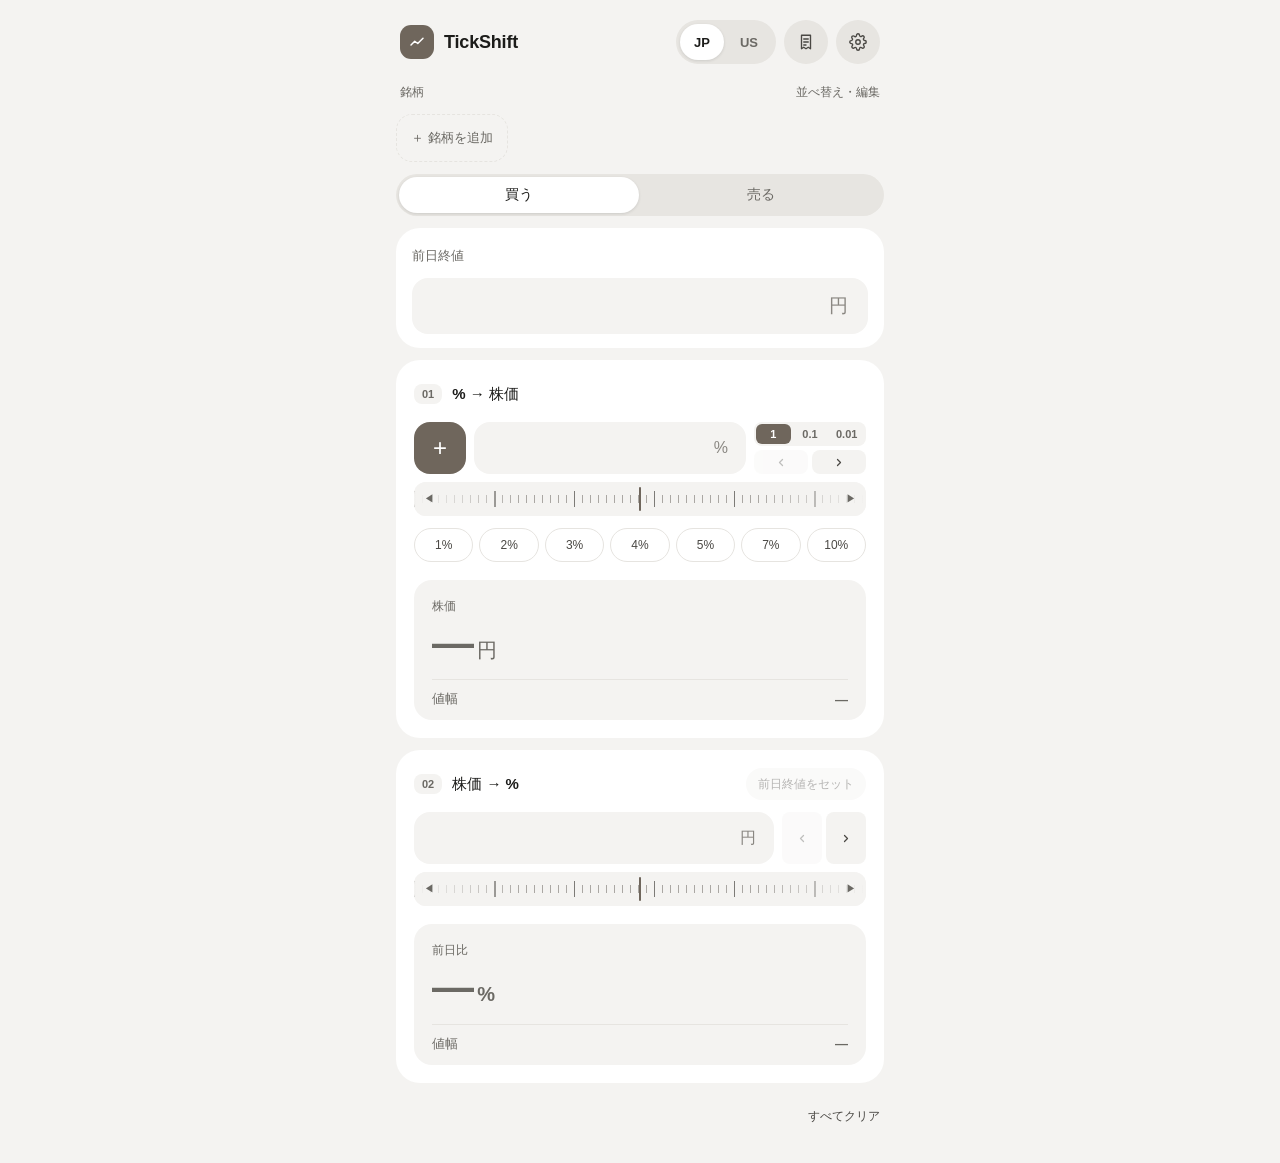
<file: index.html>
<!doctype html>
<html lang="ja" data-market="jp" data-theme="light" data-layout="scroll">

<head>
  <meta charset="utf-8">
  <meta name="viewport" content="width=device-width, initial-scale=1">
  <meta name="color-scheme" content="light dark">
  <meta name="theme-color" content="#f4f3f1">
  <meta name="description" content="株価と前日比をすばやく計算。オフラインで使えるコンパクトな株価ツール。">
  <title>TickShift</title>
  <!-- ブラウザによっては manifest ではなくこのアイコンをホーム画面に使うので、高解像度の PNG を指定する -->
  <link rel="icon" type="image/png" sizes="512x512" href="icons/icon-512.png">
  <link rel="apple-touch-icon" sizes="512x512" href="icons/icon-512.png">
  <script>
    // 保存済みのテーマを描画前に当てて、ダーク利用時の白いちらつきを防ぐ。
    try {
      const saved = JSON.parse(localStorage.getItem("stock-change-calculator:settings"));
      if (saved && saved.theme === "dark") document.documentElement.dataset.theme = "dark";
      if (saved && saved.layout === "tabs") document.documentElement.dataset.layout = "tabs";
    } catch { }
  </script>
  <link rel="stylesheet" href="styles.css">
  <script src="calculator.js" defer></script>
  <script src="app.js" defer></script>
  <script src="pwa.js" defer></script>
</head>

<body>
  <div class="page-shell">
    <div id="main-view">
      <header class="site-header">
        <a class="brand" href="index.html" aria-label="TickShift ホーム">
          <span class="brand-mark" aria-hidden="true">
            <svg viewBox="0 0 24 24" fill="none" stroke="currentColor" stroke-width="2" stroke-linecap="round"
              stroke-linejoin="round">
              <path d="M4 16l5-5 4 3 7-7" />
            </svg>
          </span>
          <h1 class="brand-title">TickShift</h1>
        </a>
        <div class="header-tools">
          <div class="segmented market-switch" role="group" aria-label="市場を切り替え">
            <button type="button" data-market-select="jp" aria-pressed="true">JP</button>
            <button type="button" data-market-select="us" aria-pressed="false">US</button>
          </div>
          <button id="open-records" class="round-button" type="button" aria-label="実現損益">
            <svg viewBox="0 0 24 24" fill="none" stroke="currentColor" stroke-width="1.8" stroke-linecap="round"
              stroke-linejoin="round" aria-hidden="true">
              <path d="M6 3h12v18l-3-2-3 2-3-2-3 2z" />
              <path d="M9 8h6M9 12h6M9 16h3" />
            </svg>
          </button>
          <button id="open-settings" class="round-button" type="button" aria-label="設定">
            <svg viewBox="0 0 24 24" fill="none" stroke="currentColor" stroke-width="1.8" stroke-linecap="round"
              stroke-linejoin="round" aria-hidden="true">
              <path d="M12 15a3 3 0 1 0 0-6 3 3 0 0 0 0 6z" />
              <path
                d="M19.4 15a1.65 1.65 0 0 0 .33 1.82l.06.06a2 2 0 1 1-2.83 2.83l-.06-.06a1.65 1.65 0 0 0-1.82-.33 1.65 1.65 0 0 0-1 1.51V21a2 2 0 1 1-4 0v-.09a1.65 1.65 0 0 0-1-1.51 1.65 1.65 0 0 0-1.82.33l-.06.06a2 2 0 1 1-2.83-2.83l.06-.06a1.65 1.65 0 0 0 .33-1.82 1.65 1.65 0 0 0-1.51-1H3a2 2 0 1 1 0-4h.09a1.65 1.65 0 0 0 1.51-1 1.65 1.65 0 0 0-.33-1.82l-.06-.06a2 2 0 1 1 2.83-2.83l.06.06a1.65 1.65 0 0 0 1.82.33H9a1.65 1.65 0 0 0 1-1.51V3a2 2 0 1 1 4 0v.09a1.65 1.65 0 0 0 1 1.51 1.65 1.65 0 0 0 1.82-.33l.06-.06a2 2 0 1 1 2.83 2.83l-.06.06a1.65 1.65 0 0 0-.33 1.82V9a1.65 1.65 0 0 0 1.51 1H21a2 2 0 1 1 0 4h-.09a1.65 1.65 0 0 0-1.51 1z" />
            </svg>
          </button>
        </div>
      </header>

      <aside id="app-update" class="update-notice" aria-live="polite" hidden>
        <p>新しい版があります</p>
        <button id="update-app" class="primary-button" type="button">更新する</button>
      </aside>

      <aside id="install-notice" class="update-notice" hidden>
        <p>アプリとして追加できます</p>
        <button class="primary-button install-trigger" type="button">追加する</button>
      </aside>

      <section class="stock-bar" aria-labelledby="stock-bar-title">
        <div class="stock-head">
          <h2 id="stock-bar-title" class="stock-title">銘柄</h2>
          <button id="open-stocks" class="link-button" type="button">並べ替え・編集</button>
        </div>
        <div class="stock-strip">
          <div id="stock-chips" class="stock-chips" role="radiogroup" aria-labelledby="stock-bar-title"></div>
          <button id="stock-add" class="stock-add" type="button" aria-label="銘柄を追加"><span class="stock-add-icon"
              aria-hidden="true">+</span></button>
        </div>
        <p class="sr-only">銘柄を選ぶと、その銘柄で入れた値に切り替わります。もう一度押すと選択を外します。長押しで編集できます。</p>
      </section>

      <main aria-label="株価と前日比の計算">
        <div id="mode-tabs" class="segmented mode-tabs" role="group" aria-label="計算の種類">
          <button type="button" data-mode="buy" aria-pressed="true">買う</button>
          <button type="button" data-mode="sell" aria-pressed="false">売る</button>
        </div>

        <!-- 買う・売るは横に並んだレール。ふだんは片方だけ出し、スワイプ中だけ両方を並べて指についてこさせる -->
        <div id="mode-track" class="mode-track">
          <div id="buy-view" class="mode-view">
            <section class="card baseline-card" aria-labelledby="baseline-heading">
              <div class="card-heading">
                <h2 id="baseline-heading" class="field-title"><label for="baseline">前日終値</label></h2>
                <p id="baseline-help" class="sr-only">この金額を両方の計算に使います。</p>
                <div class="close-actions">
                  <span id="close-tag" class="close-tag" hidden></span>
                  <button id="close-refresh" class="close-refresh" type="button" aria-label="終値を取り直す" hidden><svg
                      viewBox="0 0 24 24" fill="none" stroke="currentColor" stroke-width="2.2" stroke-linecap="round"
                      stroke-linejoin="round" aria-hidden="true">
                      <path d="M20 12a8 8 0 1 1-2.34-5.66M20 4v5h-5" />
                    </svg></button>
                  <a id="kabutan-link" class="kabutan-link" target="_blank" rel="noopener" hidden>株探で取得</a>
                </div>
              </div>
              <div class="field field-lg">
                <button class="field-clear" type="button" data-clear="baseline" aria-label="前日終値をクリア" hidden><span
                    aria-hidden="true"><svg viewBox="0 0 24 24">
                      <path d="M6 6l12 12M18 6L6 18" />
                    </svg></span></button>
                <span class="input-unit" aria-hidden="true">円</span>
                <input id="baseline" type="text" inputmode="decimal" enterkeyhint="done" value="" autocomplete="off"
                  spellcheck="false" aria-describedby="baseline-help baseline-error" maxlength="24">
              </div>
              <p class="field-error" id="baseline-error" aria-live="polite"></p>
              <p class="close-note" id="close-note" aria-live="polite"></p>
            </section>

            <div id="buy-tabs" class="segmented calc-tabs" role="tablist" aria-label="買うときの計算">
              <button type="button" role="tab" id="tab-percent" data-tab="percent" aria-controls="percent-card"
                aria-selected="true">% → 株価</button>
              <button type="button" role="tab" id="tab-price" data-tab="price" aria-controls="price-card"
                aria-selected="false">株価 → %</button>
            </div>

            <section id="percent-card" class="card calc-card" data-panel="percent" aria-labelledby="percent-heading">
              <div class="card-heading">
                <span class="step">01</span>
                <h2 id="percent-heading">% → 株価</h2>
              </div>
              <label class="sr-only" for="rate">前日比（％）</label>
              <div class="entry-row">
                <button id="toggle-sign" class="sign-toggle" type="button" aria-label="現在プラス。マイナスに切り替え">+</button>
                <div class="field">
                  <button class="field-clear" type="button" data-clear="rate" aria-label="前日比の率をクリア" hidden><span
                      aria-hidden="true"><svg viewBox="0 0 24 24">
                        <path d="M6 6l12 12M18 6L6 18" />
                      </svg></span></button>
                  <input id="rate" type="text" inputmode="decimal" enterkeyhint="done" value="" autocomplete="off"
                    spellcheck="false" aria-describedby="rate-help rate-error" maxlength="24">
                  <span class="field-suffix" aria-hidden="true">%</span>
                </div>
                <div class="stepper-grid price-steppers tick-steppers" data-tick-for="rate">
                  <div class="tick-stack" role="radiogroup" aria-label="前日比の Tick">
                    <button type="button" role="radio" data-tick="0" aria-checked="true">1</button>
                    <button type="button" role="radio" data-tick="1" aria-checked="false">0.1</button>
                    <button type="button" role="radio" data-tick="2" aria-checked="false">0.01</button>
                  </div>
                  <div class="stepper-col" role="group" aria-label="前日比を調整">
                    <button id="rate-up" type="button" aria-label="1増やす"><svg viewBox="0 0 24 24" aria-hidden="true">
                        <path d="M6 15l6-6 6 6" />
                      </svg></button>
                    <button id="rate-down" type="button" aria-label="1減らす"><svg viewBox="0 0 24 24" aria-hidden="true">
                        <path d="M6 9l6 6 6-6" />
                      </svg></button>
                  </div>
                </div>
              </div>
              <div class="ruler" data-ruler="rate" aria-hidden="true">
                <div class="ruler-marks"></div><span class="ruler-arrow is-left">◀</span><span
                  class="ruler-arrow is-right">▶</span>
              </div>
              <p id="rate-help" class="sr-only">左のボタンで符号を切り替えます。右の上下ボタンで、選んだ Tick（1・0.1・0.01）ずつ数字を増減できます。</p>
              <div class="presets" role="group" aria-label="よく使う騰落率">
                <button type="button" data-rate="1" aria-pressed="false">1%</button>
                <button type="button" data-rate="2" aria-pressed="false">2%</button>
                <button type="button" data-rate="3" aria-pressed="false">3%</button>
                <button type="button" data-rate="4" aria-pressed="false">4%</button>
                <button type="button" data-rate="5" aria-pressed="false">5%</button>
                <button type="button" data-rate="7" aria-pressed="false">7%</button>
                <button type="button" data-rate="10" aria-pressed="false">10%</button>
              </div>
              <p class="field-error" id="rate-error" aria-live="polite"></p>

              <div id="percent-panel" class="result-panel is-flat" aria-live="polite" aria-atomic="true">
                <div class="result-label">株価<span id="rate-badge" class="sr-only">入力待ち</span></div>
                <output id="percent-result" class="main-result" for="baseline rate"><span
                    class="result-unit money-unit">円</span><span id="percent-result-value">—</span></output>
                <p id="rounded-price" class="rounded-price"></p>
                <div class="delta-row"><span>値幅</span><strong id="percent-delta">—</strong></div>
              </div>
              <p id="percent-formula" hidden></p>
            </section>

            <section id="price-card" class="card calc-card" data-panel="price" aria-labelledby="price-heading">
              <div class="card-heading">
                <span class="step">02</span>
                <h2 id="price-heading">株価 → %</h2>
                <button id="set-baseline-price" class="set-baseline" type="button" aria-label="02の株価に前日終値を入れる"
                  disabled>前日終値をセット</button>
              </div>
              <label class="sr-only" for="price">株価<span class="unit-name">（円）</span></label>
              <div class="entry-row">
                <div class="field">
                  <button class="field-clear" type="button" data-clear="price" aria-label="株価をクリア" hidden><span
                      aria-hidden="true"><svg viewBox="0 0 24 24">
                        <path d="M6 6l12 12M18 6L6 18" />
                      </svg></span></button>
                  <span class="input-unit" aria-hidden="true">円</span>
                  <input id="price" type="text" inputmode="decimal" enterkeyhint="done" value="" autocomplete="off"
                    spellcheck="false" aria-describedby="price-help price-error" maxlength="24">
                </div>
                <div class="stepper-grid price-steppers tick-steppers" data-tick-for="price">
                  <div class="tick-stack price-tick" role="radiogroup" aria-label="株価の Tick">
                    <button type="button" role="radio" data-tick="0" aria-checked="true">1</button>
                    <button type="button" role="radio" data-tick="1" aria-checked="false">0.1</button>
                    <button type="button" role="radio" data-tick="2" aria-checked="false">0.01</button>
                  </div>
                  <div class="stepper-col" role="group" aria-label="株価を調整">
                    <button id="price-up" type="button" aria-label="1増やす"><svg viewBox="0 0 24 24" aria-hidden="true">
                        <path d="M6 15l6-6 6 6" />
                      </svg></button>
                    <button id="price-down" type="button" aria-label="1減らす"><svg viewBox="0 0 24 24" aria-hidden="true">
                        <path d="M6 9l6 6 6-6" />
                      </svg></button>
                  </div>
                </div>
              </div>
              <div class="ruler" data-ruler="price" aria-hidden="true">
                <div class="ruler-marks"></div><span class="ruler-arrow is-left">◀</span><span
                  class="ruler-arrow is-right">▶</span>
              </div>
              <p id="price-help" class="sr-only">現在値や目標の株価を入力してください。右の上下ボタンで1円ずつ増減できます。</p>
              <p class="field-error" id="price-error" aria-live="polite"></p>

              <div id="price-panel" class="result-panel is-flat" aria-live="polite" aria-atomic="true">
                <div class="result-label">前日比<span id="price-badge" class="sr-only">入力待ち</span></div>
                <output id="price-result" class="main-result" for="baseline price"><span
                    id="price-result-value">—</span><span class="result-unit">%</span></output>
                <p id="rate-description" class="sr-only"></p>
                <div class="delta-row"><span>値幅</span><strong id="price-delta">—</strong></div>
              </div>
              <p id="price-formula" hidden></p>
            </section>
          </div>

          <div id="sell-view" class="mode-view" hidden>
            <section class="card hold-card hold-block" aria-labelledby="hold-title">
              <div class="field-heading">
                <span id="hold-title" class="field-label hold-title">保有</span>
                <div class="account-switch account-picker">
                  <button id="account-pick" class="account-pick" type="button" aria-expanded="false"
                    aria-controls="account-menu" aria-label="証券会社と口座（楽天・特定）"><span
                      class="account-pick-label">楽天・特定</span><svg viewBox="0 0 24 24" fill="none" stroke="currentColor"
                      stroke-width="2.4" stroke-linecap="round" stroke-linejoin="round" aria-hidden="true">
                      <path d="M6 9l6 6 6-6" />
                    </svg></button>
                  <div id="account-menu" class="account-menu" role="group" aria-label="証券会社と口座" hidden>
                    <div class="account-menu-group">
                      <div class="account-menu-name">楽天証券</div>
                      <div class="account-menu-chips">
                        <button type="button" data-account="tokutei" aria-pressed="true"
                          aria-label="楽天証券・特定">特定</button>
                        <button type="button" data-account="nisa" aria-pressed="false"
                          aria-label="楽天証券・NISA">NISA</button>
                      </div>
                    </div>
                    <div class="account-menu-group">
                      <div class="account-menu-name">moomoo証券</div>
                      <div class="account-menu-chips">
                        <button type="button" data-account="moomoo" aria-pressed="false"
                          aria-label="moomoo証券・特定">特定</button>
                      </div>
                    </div>
                  </div>
                </div>
              </div>
              <div class="hold-grid" role="group" aria-labelledby="hold-title">
                <div>
                  <label class="field-label" for="hold-buy">買値<span class="sr-only unit-name">（円）</span></label>
                  <div class="field field-sm">
                    <button class="field-clear" type="button" data-clear="hold-buy" aria-label="買値をクリア" hidden><span
                        aria-hidden="true"><svg viewBox="0 0 24 24">
                          <path d="M6 6l12 12M18 6L6 18" />
                        </svg></span></button>
                    <span class="input-unit" aria-hidden="true">円</span>
                    <input id="hold-buy" type="text" inputmode="decimal" enterkeyhint="done" value="" autocomplete="off"
                      spellcheck="false" aria-describedby="hold-error" maxlength="24">
                  </div>
                </div>
                <div>
                  <label class="field-label" for="hold-qty">株数</label>
                  <div class="field field-sm">
                    <button class="field-clear" type="button" data-clear="hold-qty" aria-label="株数をクリア" hidden><span
                        aria-hidden="true"><svg viewBox="0 0 24 24">
                          <path d="M6 6l12 12M18 6L6 18" />
                        </svg></span></button>
                    <input id="hold-qty" type="text" inputmode="decimal" enterkeyhint="done" value="" autocomplete="off"
                      spellcheck="false" aria-describedby="hold-error" maxlength="16">
                    <span class="field-suffix" aria-hidden="true">株</span>
                    <div class="qty-steps" role="group" aria-label="株数を調整"><button id="qty-up" type="button"
                        aria-label="100株増やす"><svg viewBox="0 0 24 24" aria-hidden="true">
                          <path d="M6 15l6-6 6 6" />
                        </svg></button><button id="qty-down" type="button" aria-label="100株減らす"><svg viewBox="0 0 24 24"
                          aria-hidden="true">
                          <path d="M6 9l6 6 6-6" />
                        </svg></button></div>
                  </div>
                </div>
              </div>
              <p id="hold-error" class="field-error" aria-live="polite"></p>
            </section>

            <p id="sell-empty" class="card sell-empty">買値・株数を入力すると、売るときの損益計算ができます。</p>

            <div id="sell-body" class="mode-view">
              <div id="sell-tabs" class="segmented calc-tabs" role="tablist" aria-label="売るときの計算">
                <button type="button" role="tab" id="tab-sell" data-tab="sell" aria-controls="sell-card"
                  aria-selected="true">売値 → 損益</button>
                <button type="button" role="tab" id="tab-target" data-tab="target" aria-controls="target-card"
                  aria-selected="false">→ 売値</button>
                <button type="button" role="tab" id="tab-breakeven" data-tab="breakeven" aria-controls="breakeven-card"
                  aria-selected="false">損益分岐</button>
              </div>

              <section id="sell-card" class="card calc-card" data-panel="sell" aria-labelledby="sell-heading">
                <div class="card-heading">
                  <span class="step">01</span>
                  <h2 id="sell-heading">売値 → 損益</h2>
                  <button id="set-hold-buy" class="set-baseline" type="button" aria-label="01の売値に買値を入れる"
                    disabled>買値をセット</button>
                </div>
                <label class="sr-only" for="sell-price">売値<span class="unit-name">（円）</span></label>
                <div class="entry-row">
                  <div class="field">
                    <button class="field-clear" type="button" data-clear="sell-price" aria-label="売値をクリア" hidden><span
                        aria-hidden="true"><svg viewBox="0 0 24 24">
                          <path d="M6 6l12 12M18 6L6 18" />
                        </svg></span></button>
                    <span class="input-unit" aria-hidden="true">円</span>
                    <input id="sell-price" type="text" inputmode="decimal" enterkeyhint="done" value=""
                      autocomplete="off" spellcheck="false" aria-describedby="sell-price-error" maxlength="24">
                  </div>
                  <div class="stepper-grid price-steppers tick-steppers" data-tick-for="sell">
                    <div class="tick-stack price-tick" role="radiogroup" aria-label="売値の Tick">
                      <button type="button" role="radio" data-tick="0" aria-checked="true">1</button>
                      <button type="button" role="radio" data-tick="1" aria-checked="false">0.1</button>
                      <button type="button" role="radio" data-tick="2" aria-checked="false">0.01</button>
                    </div>
                    <div class="stepper-col" role="group" aria-label="売値を調整">
                      <button id="sell-up" type="button" aria-label="1増やす"><svg viewBox="0 0 24 24" aria-hidden="true">
                          <path d="M6 15l6-6 6 6" />
                        </svg></button>
                      <button id="sell-down" type="button" aria-label="1減らす"><svg viewBox="0 0 24 24"
                          aria-hidden="true">
                          <path d="M6 9l6 6 6-6" />
                        </svg></button>
                    </div>
                  </div>
                </div>
                <div class="ruler" data-ruler="sell" aria-hidden="true">
                  <div class="ruler-marks"></div><span class="ruler-arrow is-left">◀</span><span
                    class="ruler-arrow is-right">▶</span>
                </div>
                <p class="field-error" id="sell-price-error" aria-live="polite"></p>

                <div id="sell-panel" class="result-panel has-record is-flat" aria-live="polite" aria-atomic="true">
                  <button id="confirm-sell" class="confirm-sell" type="button" disabled><svg viewBox="0 0 24 24"
                      fill="none" stroke="currentColor" stroke-width="1.8" stroke-linecap="round"
                      stroke-linejoin="round" aria-hidden="true">
                      <path d="M6 3h12v18l-3-2-3 2-3-2-3 2z" />
                      <path d="M9 8h6M9 12h6M9 16h3" />
                    </svg>売却を記録</button>
                  <div id="sell-label" class="result-label">損益</div>
                  <output id="sell-result" class="main-result" for="hold-buy hold-qty sell-price"><span
                      id="sell-result-value">—</span></output>
                  <div class="delta-row rate-pair"><span>買値から（前日終値から）</span><strong><span id="sell-rate">—</span><span class="rate-pair-gap"></span><span class="rate-pair-sub">(<span id="sell-close-rate">—</span>)</span></strong></div>
                  <p id="sell-note" class="pnl-note"></p>
                </div>
              </section>

              <section id="target-card" class="card calc-card" data-panel="target" aria-labelledby="target-heading">
                <div class="card-heading">
                  <span class="step">02</span>
                  <h2 id="target-heading">前日終値 → 売値</h2>
                  <div class="segmented segmented-sm target-base" role="group" aria-label="何から計算するか">
                    <button type="button" data-target-base="close" aria-pressed="true">前日終値</button>
                    <button type="button" data-target-base="buy" aria-pressed="false">買値</button>
                  </div>
                </div>
                <label class="sr-only" for="target-rate">目標の騰落率（％）</label>
                <div class="entry-row">
                  <button id="target-sign" class="sign-toggle" type="button" aria-label="現在プラス。マイナスに切り替え">+</button>
                  <div class="field">
                    <button class="field-clear" type="button" data-clear="target-rate" aria-label="目標の率をクリア"
                      hidden><span aria-hidden="true"><svg viewBox="0 0 24 24">
                          <path d="M6 6l12 12M18 6L6 18" />
                        </svg></span></button>
                    <input id="target-rate" type="text" inputmode="decimal" enterkeyhint="done" value=""
                      autocomplete="off" spellcheck="false" aria-describedby="target-rate-error" maxlength="24">
                    <span class="field-suffix" aria-hidden="true">%</span>
                  </div>
                  <div class="stepper-grid price-steppers tick-steppers" data-tick-for="target">
                    <div class="tick-stack" role="radiogroup" aria-label="目標の率の Tick">
                      <button type="button" role="radio" data-tick="0" aria-checked="true">1</button>
                      <button type="button" role="radio" data-tick="1" aria-checked="false">0.1</button>
                      <button type="button" role="radio" data-tick="2" aria-checked="false">0.01</button>
                    </div>
                    <div class="stepper-col" role="group" aria-label="目標の率を調整">
                      <button id="target-up" type="button" aria-label="1増やす"><svg viewBox="0 0 24 24"
                          aria-hidden="true">
                          <path d="M6 15l6-6 6 6" />
                        </svg></button>
                      <button id="target-down" type="button" aria-label="1減らす"><svg viewBox="0 0 24 24"
                          aria-hidden="true">
                          <path d="M6 9l6 6 6-6" />
                        </svg></button>
                    </div>
                  </div>
                </div>
                <div class="ruler" data-ruler="target" aria-hidden="true">
                  <div class="ruler-marks"></div><span class="ruler-arrow is-left">◀</span><span
                    class="ruler-arrow is-right">▶</span>
                </div>
                <div class="presets" role="group" aria-label="よく使う率">
                  <button type="button" data-target-rate="1" aria-pressed="false">1%</button>
                  <button type="button" data-target-rate="2" aria-pressed="false">2%</button>
                  <button type="button" data-target-rate="3" aria-pressed="false">3%</button>
                  <button type="button" data-target-rate="4" aria-pressed="false">4%</button>
                  <button type="button" data-target-rate="5" aria-pressed="false">5%</button>
                  <button type="button" data-target-rate="7" aria-pressed="false">7%</button>
                  <button type="button" data-target-rate="10" aria-pressed="false">10%</button>
                </div>
                <p class="field-error" id="target-rate-error" aria-live="polite"></p>

                <div id="target-panel" class="result-panel has-record is-flat" aria-live="polite" aria-atomic="true">
                  <button id="confirm-target" class="confirm-sell" type="button" disabled><svg viewBox="0 0 24 24"
                      fill="none" stroke="currentColor" stroke-width="1.8" stroke-linecap="round"
                      stroke-linejoin="round" aria-hidden="true">
                      <path d="M6 3h12v18l-3-2-3 2-3-2-3 2z" />
                      <path d="M9 8h6M9 12h6M9 16h3" />
                    </svg>売却を記録</button>
                  <div class="result-label">売値</div>
                  <output id="target-result" class="main-result" for="target-rate"><span
                      class="result-unit money-unit">円</span><span id="target-result-value">—</span></output>
                  <p id="target-from" class="rounded-price"></p>
                  <div class="delta-row"><span id="target-gain-label">実現損益</span><strong id="target-gain">—</strong>
                  </div>
                  <p id="target-note" class="pnl-note"></p>
                </div>
              </section>

              <section id="breakeven-card" class="card calc-card breakeven-card" data-panel="breakeven"
                aria-labelledby="breakeven-heading" hidden>
                <div class="card-heading">
                  <span class="step">03</span>
                  <h2 id="breakeven-heading">損益分岐点</h2>
                  <span id="be-account" class="account-tag">特定口座</span>
                </div>
                <div class="be-buy-line">
                  <span class="be-buy-label">買付約定価格<span id="be-buy-sub"
                      class="be-buy-sub">「保有」欄に買値を入力すると計算します。</span></span>
                  <strong id="be-buy-display">—</strong>
                </div>
                <button id="cost-toggle" class="disclosure" type="button" aria-expanded="false"
                  aria-controls="cost-panel">
                  <svg class="chevron" viewBox="0 0 24 24" fill="none" stroke="currentColor" stroke-width="2"
                    stroke-linecap="round" stroke-linejoin="round" aria-hidden="true">
                    <path d="M9 6l6 6-6 6" />
                  </svg>
                  <span>取得単価を訂正する</span>
                </button>
                <div id="cost-panel" class="sub-panel" hidden>
                  <div class="field-heading">
                    <label class="field-label" for="cost-basis">取得単価（アプリ表示）<span class="sr-only">（ドル）</span></label>
                  </div>
                  <div class="field">
                    <button class="field-clear" type="button" data-clear="cost-basis" aria-label="取得単価をクリア" hidden><span
                        aria-hidden="true"><svg viewBox="0 0 24 24">
                          <path d="M6 6l12 12M18 6L6 18" />
                        </svg></span></button>
                    <span class="input-unit" aria-hidden="true">$</span>
                    <input id="cost-basis" type="text" inputmode="decimal" enterkeyhint="done" value=""
                      autocomplete="off" spellcheck="false" aria-describedby="breakeven-help breakeven-error"
                      maxlength="24">
                  </div>
                  <p class="sub-note">入れると、約定価格との差を買付手数料として計算します。</p>
                </div>
                <p id="breakeven-help" class="sr-only">
                  保有の買値を買付約定価格として、選んだ口座で利益が出始める株価を1株あたりで表示します。取得単価を入れた場合は、その金額から買付手数料を逆算します。</p>
                <p id="breakeven-error" class="field-error" aria-live="polite"></p>

                <div class="profit-tile" aria-live="polite">
                  <div id="be-tile-label" class="profit-tile-label">利益が出始める株価</div>
                  <div class="profit-tile-value"><span id="be-profit">—</span><span class="profit-tile-suffix">以上</span>
                  </div>
                </div>
                <div class="breakdown-wrap">
                  <table class="breakdown-table">
                    <tbody>
                      <tr>
                        <th scope="row">手数料</th>
                        <td id="be-fee-total">—</td>
                      </tr>
                      <tr class="is-detail">
                        <th scope="row">買付手数料</th>
                        <td id="be-fee-buy">—</td>
                      </tr>
                      <tr class="is-detail">
                        <th scope="row">売却手数料</th>
                        <td id="be-fee-sell">—</td>
                      </tr>
                      <tr id="be-fee-sec-row" class="is-detail">
                        <th scope="row"><span class="detail-main">その他手数料</span><span class="detail-note">SEC Fee等</span>
                        </th>
                        <td id="be-fee-sec">—</td>
                      </tr>
                      <tr>
                        <th scope="row">実質取得費用</th>
                        <td id="be-cost">—</td>
                      </tr>
                      <tr>
                        <th scope="row">損益分岐点</th>
                        <td id="be-even">—</td>
                      </tr>
                    </tbody>
                  </table>
                </div>
                <p id="breakeven-note" class="breakeven-note">
                  楽天証券・米国株。1株あたり・外貨決済の概算。特定口座の手数料は税込0.495%（買付は切り捨て、売却は四捨五入）、上限は税込22ドル。SEC Feeは売却代金×0.0000206ドル、最低0.01ドル。
                </p>
              </section>
            </div>
          </div>
        </div>

        <noscript>
          <p class="noscript-message">計算するには、ブラウザのJavaScriptを有効にしてください。</p>
        </noscript>
      </main>

      <footer class="site-footer">
        <p id="storage-status" aria-live="polite"></p>
        <button id="reset" class="text-button" type="button">すべてクリア</button>
      </footer>
    </div>

    <div id="settings-view" hidden>
      <header class="settings-header">
        <button id="close-settings" class="round-button" type="button" aria-label="戻る">
          <svg viewBox="0 0 24 24" fill="none" stroke="currentColor" stroke-width="2" stroke-linecap="round"
            stroke-linejoin="round" aria-hidden="true">
            <path d="M15 6l-6 6 6 6" />
          </svg>
        </button>
        <h1 id="settings-title" tabindex="-1">設定</h1>
      </header>

      <section class="card" aria-labelledby="theme-heading">
        <h2 id="theme-heading" class="settings-title">テーマ</h2>
        <p class="settings-desc">画面の色を選ぶ</p>
        <div class="option-grid" role="radiogroup" aria-labelledby="theme-heading">
          <button type="button" class="option-tile" role="radio" data-setting="theme" data-value="light"
            aria-checked="true">
            <span class="mini mini-light" aria-hidden="true"><span></span><span></span><span
                class="mini-accent"></span></span>
            <span class="option-foot"><span class="option-name">ライト</span><span class="option-check"
                aria-hidden="true"><svg viewBox="0 0 24 24">
                  <path d="M5 12l5 5 9-10" />
                </svg></span></span>
          </button>
          <button type="button" class="option-tile" role="radio" data-setting="theme" data-value="dark"
            aria-checked="false">
            <span class="mini mini-dark" aria-hidden="true"><span></span><span></span><span
                class="mini-accent"></span></span>
            <span class="option-foot"><span class="option-name">ダーク</span><span class="option-check"
                aria-hidden="true"><svg viewBox="0 0 24 24">
                  <path d="M5 12l5 5 9-10" />
                </svg></span></span>
          </button>
        </div>
      </section>

      <section class="card" aria-labelledby="layout-heading">
        <h2 id="layout-heading" class="settings-title">画面の作り</h2>
        <p class="settings-desc">セクションの並べ方を選ぶ</p>
        <div class="option-grid" role="radiogroup" aria-labelledby="layout-heading">
          <button type="button" class="option-tile" role="radio" data-setting="layout" data-value="scroll"
            aria-checked="true">
            <span class="mini mini-scroll"
              aria-hidden="true"><span></span><span></span><span></span><span></span></span>
            <span class="option-foot"><span><span class="option-name">スクロール</span><span
                  class="option-desc">全部を縦に並べる</span></span><span class="option-check" aria-hidden="true"><svg
                  viewBox="0 0 24 24">
                  <path d="M5 12l5 5 9-10" />
                </svg></span></span>
          </button>
          <button type="button" class="option-tile" role="radio" data-setting="layout" data-value="tabs"
            aria-checked="false">
            <span class="mini mini-tabs" aria-hidden="true"><span
                class="mini-tabbar"><span></span><span></span><span></span></span><span class="mini-body"></span></span>
            <span class="option-foot"><span><span class="option-name">タブ</span><span
                  class="option-desc">1つずつ切り替える</span></span><span class="option-check" aria-hidden="true"><svg
                  viewBox="0 0 24 24">
                  <path d="M5 12l5 5 9-10" />
                </svg></span></span>
          </button>
        </div>
      </section>

      <section class="card" aria-labelledby="account-heading">
        <h2 id="account-heading" class="settings-title">米国株の証券会社・口座</h2>
        <div class="settings-row">
          <div>
            <div class="settings-row-desc">新しく登録する銘柄の初期値</div>
          </div>
          <div class="account-picker">
            <button id="settings-account-pick" class="account-pick" type="button" aria-expanded="false"
              aria-controls="settings-account-menu" aria-label="新しく登録する銘柄の初期値（楽天・特定）"><span
                class="account-pick-label">楽天・特定</span><svg viewBox="0 0 24 24" fill="none" stroke="currentColor"
                stroke-width="2.4" stroke-linecap="round" stroke-linejoin="round" aria-hidden="true">
                <path d="M6 9l6 6 6-6" />
              </svg></button>
            <div id="settings-account-menu" class="account-menu" role="group" aria-label="新しく登録する銘柄の初期値" hidden>
              <div class="account-menu-group">
                <div class="account-menu-name">楽天証券</div>
                <div class="account-menu-chips">
                  <button type="button" data-setting="account" data-value="tokutei" aria-pressed="true"
                    aria-label="楽天証券・特定">特定</button>
                  <button type="button" data-setting="account" data-value="nisa" aria-pressed="false"
                    aria-label="楽天証券・NISA">NISA</button>
                </div>
              </div>
              <div class="account-menu-group">
                <div class="account-menu-name">moomoo証券</div>
                <div class="account-menu-chips">
                  <button type="button" data-setting="account" data-value="moomoo" aria-pressed="false"
                    aria-label="moomoo証券・特定">特定</button>
                </div>
              </div>
            </div>
          </div>
        </div>
      </section>

      <section class="card" aria-labelledby="backup-heading">
        <div class="backup-title-row">
          <h2 id="backup-heading" class="settings-title">バックアップ</h2>
          <div class="backup-parts" role="group" aria-label="書き出すもの">
            <button type="button" class="part-chip" data-export-part="stocks" aria-pressed="true"><span
                class="part-check" aria-hidden="true"><svg viewBox="0 0 24 24">
                  <path d="M5 12l5 5 9-10" />
                </svg></span>銘柄</button>
            <button type="button" class="part-chip" data-export-part="settings" aria-pressed="true"><span
                class="part-check" aria-hidden="true"><svg viewBox="0 0 24 24">
                  <path d="M5 12l5 5 9-10" />
                </svg></span>設定</button>
            <button type="button" class="part-chip" data-export-part="records" aria-pressed="true"><span
                class="part-check" aria-hidden="true"><svg viewBox="0 0 24 24">
                  <path d="M5 12l5 5 9-10" />
                </svg></span>実現損益</button>
          </div>
        </div>
        <div class="backup-group">
          <div class="backup-label">書き出し</div>
          <div class="backup-buttons">
            <button id="backup-save" type="button" class="backup-button"><svg viewBox="0 0 24 24" fill="none"
                stroke="currentColor" stroke-width="2" stroke-linecap="round" stroke-linejoin="round"
                aria-hidden="true">
                <path d="M12 4v11M7 10l5 5 5-5M5 20h14" />
              </svg>ファイルに保存</button>
            <button id="backup-copy" type="button" class="backup-button"><svg viewBox="0 0 24 24" fill="none"
                stroke="currentColor" stroke-width="2" stroke-linecap="round" stroke-linejoin="round"
                aria-hidden="true">
                <rect x="8" y="8" width="12" height="12" rx="3" />
                <path d="M16 8V6a2 2 0 0 0-2-2H6a2 2 0 0 0-2 2v8a2 2 0 0 0 2 2h2" />
              </svg>コピー</button>
          </div>
        </div>
        <div class="backup-group">
          <div class="backup-label">読み込み</div>
          <div class="backup-buttons">
            <button id="backup-pick" type="button" class="backup-button"><svg viewBox="0 0 24 24" fill="none"
                stroke="currentColor" stroke-width="2" stroke-linecap="round" stroke-linejoin="round"
                aria-hidden="true">
                <path d="M4 7a2 2 0 0 1 2-2h4l2 2h6a2 2 0 0 1 2 2v8a2 2 0 0 1-2 2H6a2 2 0 0 1-2-2z" />
              </svg>ファイルを選ぶ</button>
            <button id="backup-paste" type="button" class="backup-button"><svg viewBox="0 0 24 24" fill="none"
                stroke="currentColor" stroke-width="2" stroke-linecap="round" stroke-linejoin="round"
                aria-hidden="true">
                <rect x="6" y="5" width="12" height="16" rx="2" />
                <path d="M9 5V4a1 1 0 0 1 1-1h4a1 1 0 0 1 1 1v1M9 11h6M9 15h4" />
              </svg>貼り付け</button>
          </div>
          <input id="backup-file" type="file" accept=".json,application/json,text/plain" hidden>
        </div>
      </section>

      <section class="card" aria-labelledby="records-setting-heading">
        <h2 id="records-setting-heading" class="settings-title">実現損益</h2>
        <div class="settings-row">
          <div>
            <div class="settings-row-title">全部売ったとき</div>
            <div class="settings-row-desc">売却と同時に銘柄一覧から消すかどうか</div>
          </div>
          <div class="segmented segmented-sm" role="group" aria-label="全部売ったとき">
            <button type="button" data-setting="afterSell" data-value="keep" aria-pressed="true">残す</button>
            <button type="button" data-setting="afterSell" data-value="remove" aria-pressed="false">消す</button>
          </div>
        </div>
      </section>

      <section class="card" aria-labelledby="fine-heading">
        <h2 id="fine-heading" class="settings-title">数値の調整</h2>
        <p class="settings-desc">上下ボタンの刻みの変え方を選ぶ</p>
        <div class="option-grid option-grid-3" role="radiogroup" aria-labelledby="fine-heading">
          <button type="button" class="option-tile" role="radio" data-setting="fine" data-value="tick"
            aria-checked="false">
            <span class="mini mini-fine" aria-hidden="true"><span class="mf-row"><span class="mf-field"></span><span
                  class="mf-tick"><i></i><i></i><i></i></span><span
                  class="mf-arrows"><i></i><i></i></span></span></span>
            <span class="option-foot"><span><span class="option-name">Tick</span><span
                  class="option-desc">刻みを選ぶ</span></span><span class="option-check" aria-hidden="true"><svg
                  viewBox="0 0 24 24">
                  <path d="M5 12l5 5 9-10" />
                </svg></span></span>
          </button>
          <button type="button" class="option-tile" role="radio" data-setting="fine" data-value="ruler"
            aria-checked="false">
            <span class="mini mini-fine" aria-hidden="true"><span class="mf-row"><span class="mf-field"></span><span
                  class="mf-arrows"><i></i><i></i></span></span><span class="mf-ruler"></span></span>
            <span class="option-foot"><span><span class="option-name">ルーラー</span><span
                  class="option-desc">左右に動かす</span></span><span class="option-check" aria-hidden="true"><svg
                  viewBox="0 0 24 24">
                  <path d="M5 12l5 5 9-10" />
                </svg></span></span>
          </button>
          <button type="button" class="option-tile" role="radio" data-setting="fine" data-value="both"
            aria-checked="true">
            <span class="mini mini-fine" aria-hidden="true"><span class="mf-row"><span class="mf-field"></span><span
                  class="mf-tick"><i></i><i></i><i></i></span><span class="mf-arrows"><i></i><i></i></span></span><span
                class="mf-ruler"></span></span>
            <span class="option-foot"><span><span class="option-name">両方</span><span
                  class="option-desc">両方を使う</span></span><span class="option-check" aria-hidden="true"><svg
                  viewBox="0 0 24 24">
                  <path d="M5 12l5 5 9-10" />
                </svg></span></span>
          </button>
        </div>
        <div class="settings-row tick-dir-row">
          <div>
            <div class="settings-row-title">Tick の並び</div>
            <div class="settings-row-desc">1・0.1・0.01 を縦に並べるか、横に並べるか</div>
          </div>
          <div class="segmented segmented-sm" role="group" aria-label="Tick の並び">
            <button type="button" data-setting="tickDir" data-value="v" aria-pressed="false">縦</button>
            <button type="button" data-setting="tickDir" data-value="h" aria-pressed="true">横</button>
          </div>
        </div>
      </section>

      <section class="card" aria-labelledby="keypad-heading">
        <h2 id="keypad-heading" class="settings-title">テンキー</h2>
        <div class="settings-row">
          <div>
            <div class="settings-row-title">数字の入力</div>
            <div class="settings-row-desc">「.」が出ないときに切り替える</div>
          </div>
          <div class="segmented segmented-sm" role="group" aria-label="数字の入力">
            <button type="button" data-setting="keypad" data-value="standard" aria-pressed="true">デフォルト</button>
            <button type="button" data-setting="keypad" data-value="simeji" aria-pressed="false">Simeji</button>
          </div>
        </div>
      </section>

      <section class="card" aria-labelledby="quotes-heading">
        <h2 id="quotes-heading" class="settings-title">終値の自動取得</h2>
        <div class="settings-row">
          <div>
            <div class="settings-row-title">米国株</div>
            <div id="quotes-us-desc" class="settings-row-desc">未設定（設定用リンクを開くと使える）</div>
          </div>
          <button id="quotes-us-clear" class="link-button" type="button" hidden>解除</button>
        </div>
        <div class="settings-row">
          <div>
            <div class="settings-row-title">日本株</div>
            <div class="settings-row-desc">「株探で取得」→ Firefox で開くと自動でコピー → 戻る</div>
          </div>
        </div>
      </section>

      <section class="card settings-list">
        <button id="install-app" class="settings-link install-trigger" type="button" hidden>
          <span>アプリとして追加</span>
          <svg viewBox="0 0 24 24" fill="none" stroke="currentColor" stroke-width="2" stroke-linecap="round"
            stroke-linejoin="round" aria-hidden="true">
            <path d="M9 6l6 6-6 6" />
          </svg>
        </button>
        <button id="settings-reset" class="settings-link is-danger" type="button">
          <span>入力をすべてクリア</span>
          <svg viewBox="0 0 24 24" fill="none" stroke="currentColor" stroke-width="2" stroke-linecap="round"
            stroke-linejoin="round" aria-hidden="true">
            <path d="M9 6l6 6-6 6" />
          </svg>
        </button>
        <div class="settings-link is-static">
          <span>バージョン</span>
          <span class="settings-value">4.4.0</span>
        </div>
      </section>

      <p class="settings-foot">設定と入力はこのブラウザに保存</p>
    </div>

    <div id="stocks-view" hidden>
      <header class="settings-header">
        <button id="close-stocks" class="round-button" type="button" aria-label="戻る">
          <svg viewBox="0 0 24 24" fill="none" stroke="currentColor" stroke-width="2" stroke-linecap="round"
            stroke-linejoin="round" aria-hidden="true">
            <path d="M15 6l-6 6 6 6" />
          </svg>
        </button>
        <h1 id="stocks-title" tabindex="-1">銘柄の編集</h1>
        <button id="stock-select" class="select-toggle" type="button" aria-pressed="false">選択</button>
      </header>
      <p id="stock-hint" class="settings-foot stock-hint">「≡」を長押しして上下に動かすと並べ替え。行をタップすると編集できます。</p>
      <section class="card stock-list-card">
        <ul id="stock-list" class="stock-list" aria-label="銘柄の一覧"></ul>
        <p id="stock-empty" class="stock-empty">この市場の銘柄はまだありません。</p>
      </section>
      <button id="stock-list-add" class="dashed-button" type="button">＋ 銘柄を追加</button>
      <!-- 選んでいるあいだだけ下に出る -->
      <div id="select-bar" class="select-bar" hidden>
        <button id="select-all" class="select-all" type="button" aria-pressed="false"><span class="select-mark"
            aria-hidden="true"><svg viewBox="0 0 24 24">
              <path d="M5 12l5 5 9-10" />
            </svg></span>すべて選択</button>
        <button id="delete-selected" class="delete-selected" type="button" disabled>削除</button>
      </div>
    </div>

    <div id="records-view" hidden>
      <header class="settings-header">
        <button id="close-records" class="round-button" type="button" aria-label="戻る"><svg viewBox="0 0 24 24"
            fill="none" stroke="currentColor" stroke-width="2" stroke-linecap="round" stroke-linejoin="round"
            aria-hidden="true">
            <path d="M15 6l-6 6 6 6" />
          </svg></button>
        <h1 id="records-title" tabindex="-1">実現損益</h1>
        <button id="record-select" class="select-toggle" type="button" aria-pressed="false">選択</button>
      </header>
      <section class="card records-summary" aria-labelledby="records-month">
        <h2 id="records-month" class="settings-title">今月の実現損益</h2>
        <div id="records-totals" class="records-totals"></div>
      </section>
      <div id="records-list" class="records-list"></div>
      <!-- 選んでいるあいだだけ下に出る -->
      <div id="record-select-bar" class="select-bar" hidden>
        <button id="record-select-all" class="select-all" type="button" aria-pressed="false"><span class="select-mark"
            aria-hidden="true"><svg viewBox="0 0 24 24">
              <path d="M5 12l5 5 9-10" />
            </svg></span>すべて選択</button>
        <button id="record-delete-selected" class="delete-selected" type="button" disabled>削除</button>
      </div>
    </div>
  </div>

  <div id="toast" class="toast" role="status" aria-live="polite" hidden>
    <span id="toast-text"></span>
    <button id="toast-undo" class="toast-undo" type="button">元に戻す</button>
  </div>

  <div id="stock-sheet" class="sheet" hidden>
    <div class="sheet-backdrop" data-sheet-close></div>
    <div class="sheet-panel" role="dialog" aria-modal="true" aria-labelledby="stock-sheet-title">
      <div class="sheet-grabber" aria-hidden="true"></div>
      <div class="sheet-head">
        <h2 id="stock-sheet-title" tabindex="-1">銘柄を追加</h2>
        <button class="link-button" type="button" data-sheet-close>キャンセル</button>
      </div>
      <div>
        <span id="stock-market-label" class="field-label">市場</span>
        <div class="segmented sheet-segmented" role="group" aria-labelledby="stock-market-label">
          <button type="button" data-stock-market="jp" aria-pressed="true">日本株</button>
          <button type="button" data-stock-market="us" aria-pressed="false">米国株</button>
        </div>
      </div>
      <div class="sheet-grid">
        <div>
          <div class="sheet-code-head">
            <label id="stock-code-label" class="field-label" for="stock-code">証券コード</label>
            <button id="stock-code-mode" class="code-mode" type="button" hidden>ABC</button>
          </div>
          <input id="stock-code" class="sheet-input" type="text" autocomplete="off" autocapitalize="characters"
            spellcheck="false" maxlength="12" enterkeyhint="next">
        </div>
        <div>
          <label class="field-label" for="stock-name">表示名</label>
          <input id="stock-name" class="sheet-input" type="text" autocomplete="off" maxlength="60" enterkeyhint="done"
            placeholder="空欄時は自動取得されます">
        </div>
      </div>
      <p id="stock-error" class="field-error" aria-live="polite"></p>
      <p class="sub-note">前日終値・前日比・株価などは、計算画面で入れた値がこの銘柄に自動で保存されます。</p>
      <button id="stock-save" class="primary-button sheet-primary" type="button">保存する</button>
      <button id="stock-duplicate" class="sheet-duplicate" type="button" hidden><svg viewBox="0 0 24 24" fill="none"
          stroke="currentColor" stroke-width="2" stroke-linecap="round" stroke-linejoin="round" aria-hidden="true">
          <rect x="8" y="8" width="12" height="12" rx="3" />
          <path d="M16 8V6a2 2 0 0 0-2-2H6a2 2 0 0 0-2 2v8a2 2 0 0 0 2 2h2" />
        </svg>複製する</button>
      <button id="stock-delete" class="link-button sheet-delete" type="button" hidden>この銘柄を削除</button>
    </div>
  </div>
  <div id="paste-sheet" class="sheet" hidden>
    <div class="sheet-backdrop" data-backup-close></div>
    <div class="sheet-panel" role="dialog" aria-modal="true" aria-labelledby="paste-title">
      <div class="sheet-grabber" aria-hidden="true"></div>
      <div class="sheet-head">
        <h2 id="paste-title" tabindex="-1">貼り付けて読み込む</h2>
        <button class="link-button" type="button" data-backup-close>キャンセル</button>
      </div>
      <label class="sr-only" for="paste-area">書き出しでコピーした文字</label>
      <textarea id="paste-area" class="paste-area" placeholder="書き出しでコピーした文字をここに貼る" spellcheck="false"
        autocomplete="off"></textarea>
      <p id="paste-error" class="field-error" aria-live="polite"></p>
      <button id="paste-next" class="primary-button sheet-primary" type="button">次へ</button>
    </div>
  </div>

  <div id="import-sheet" class="sheet" hidden>
    <div class="sheet-backdrop" data-backup-close></div>
    <div class="sheet-panel" role="dialog" aria-modal="true" aria-labelledby="import-title">
      <div class="sheet-grabber" aria-hidden="true"></div>
      <div class="sheet-head">
        <h2 id="import-title" tabindex="-1">読み込む内容</h2>
        <button class="link-button" type="button" data-backup-close>キャンセル</button>
      </div>
      <div>
        <div class="backup-label">読み込むもの</div>
        <div class="import-parts" role="group" aria-label="読み込むもの">
          <button type="button" class="import-part" data-import-part="stocks" aria-pressed="true"><span
              class="part-check" aria-hidden="true"><svg viewBox="0 0 24 24">
                <path d="M5 12l5 5 9-10" />
              </svg></span><span><b>銘柄</b><small id="import-stock-count">日本株 0件・米国株 0件</small></span></button>
          <button type="button" class="import-part" data-import-part="settings" aria-pressed="true"><span
              class="part-check" aria-hidden="true"><svg viewBox="0 0 24 24">
                <path d="M5 12l5 5 9-10" />
              </svg></span><span><b>設定</b><small id="import-settings-note">現在の設定と置き換えます</small></span></button>
          <button type="button" class="import-part" data-import-part="records" aria-pressed="true"><span
              class="part-check" aria-hidden="true"><svg viewBox="0 0 24 24">
                <path d="M5 12l5 5 9-10" />
              </svg></span><span><b>実現損益</b><small id="import-records-count">0件</small></span></button>
        </div>
        <p class="import-date">書き出した日 <b id="import-date">—</b></p>
      </div>
      <div id="import-mode-block">
        <div class="backup-label">銘柄の読み込み方</div>
        <div class="import-modes" role="radiogroup" aria-label="銘柄の読み込み方">
          <button type="button" class="import-mode" role="radio" data-import-mode="add"
            aria-checked="true"><span><b>追加する</b><small>今の銘柄を消さずに、読み込んだものを追加する</small>
              <small class="import-mode-note">※同じ銘柄（コード・表示名が同じ）はスキップ</small>
            </span><span class="option-check" aria-hidden="true"><svg viewBox="0 0 24 24">
                <path d="M5 12l5 5 9-10" />
              </svg></span></button>
          <button type="button" class="import-mode" role="radio" data-import-mode="replace"
            aria-checked="false"><span><b>置き換える</b><small>今の銘柄を消して、読み込んだものに置き換える</small></span><span
              class="option-check" aria-hidden="true"><svg viewBox="0 0 24 24">
                <path d="M5 12l5 5 9-10" />
              </svg></span></button>
        </div>
      </div>
      <button id="import-go" class="primary-button sheet-primary" type="button">読み込む</button>
    </div>
  </div>
  <div id="sell-sheet" class="sheet" hidden>
    <div class="sheet-backdrop" data-backup-close></div>
    <div class="sheet-panel" role="dialog" aria-modal="true" aria-labelledby="sell-title">
      <div class="sheet-grabber" aria-hidden="true"></div>
      <div class="sheet-head">
        <h2 id="sell-title" tabindex="-1">売却を記録<span id="sell-sheet-market" class="sheet-head-market"></span></h2>
        <button class="link-button" type="button" data-backup-close>キャンセル</button>
      </div>
      <div class="id-row">
        <div>
          <span class="field-label">証券コード</span>
          <div class="code-box"><span id="sell-sheet-code"></span><span class="sr-only">（変更できません）</span><svg class="lock" viewBox="0 0 24 24" aria-hidden="true"><rect x="5" y="11" width="14" height="10" rx="2" /><path d="M8 11V8a4 4 0 0 1 8 0v3" /></svg></div>
        </div>
        <div>
          <label class="field-label" for="sold-name">表示名</label>
          <input id="sold-name" class="sheet-input sheet-input-sm" type="text" autocomplete="off" maxlength="60">
        </div>
      </div>
      <div class="sell-grid">
        <div>
          <span id="sold-date-label" class="field-label">売却日</span>
          <div class="date-field">
            <button id="sold-date-button" class="sheet-input date-button" type="button"
              aria-describedby="sold-date-label"><span id="sold-date-text"></span><svg viewBox="0 0 24 24" fill="none"
                stroke="currentColor" stroke-width="2" stroke-linecap="round" stroke-linejoin="round"
                aria-hidden="true">
                <rect x="4" y="5" width="16" height="15" rx="3" />
                <path d="M8 3v4M16 3v4M4 10h16" />
              </svg></button>
            <input id="sold-date" class="date-native" type="date" tabindex="-1" aria-hidden="true">
          </div>
        </div>
        <div>
          <label class="field-label" for="sold-qty">株数</label>
          <div class="field field-sm sold-qty-field">
            <input id="sold-qty" type="text" inputmode="decimal" autocomplete="off" maxlength="16">
            <span class="field-suffix" aria-hidden="true">株</span>
            <div class="qty-steps" role="group" aria-label="売る株数を調整"><button id="sold-qty-up" type="button"
                aria-label="増やす"><svg viewBox="0 0 24 24" aria-hidden="true">
                  <path d="M6 15l6-6 6 6" />
                </svg></button><button id="sold-qty-down" type="button" aria-label="減らす"><svg viewBox="0 0 24 24"
                  aria-hidden="true">
                  <path d="M6 9l6 6 6-6" />
                </svg></button></div>
          </div>
        </div>
      </div>
      <div class="price-pair">
        <div>
          <label class="field-label" for="sold-buy">買値</label>
          <div class="field sheet-price">
            <button class="field-clear" type="button" data-sheet-clear="sold-buy" aria-label="買値をクリア" hidden><span
                aria-hidden="true"><svg viewBox="0 0 24 24">
                  <path d="M6 6l12 12M18 6L6 18" />
                </svg></span></button>
            <span class="sheet-unit sell-unit" aria-hidden="true">円</span>
            <input id="sold-buy" type="text" inputmode="decimal" autocomplete="off" maxlength="24">
          </div>
        </div>
        <div>
          <label class="field-label" for="sold-price">売値</label>
          <div class="field sheet-price">
            <button class="field-clear" type="button" data-sheet-clear="sold-price" aria-label="売値をクリア" hidden><span
                aria-hidden="true"><svg viewBox="0 0 24 24">
                  <path d="M6 6l12 12M18 6L6 18" />
                </svg></span></button>
            <span class="sheet-unit sell-unit" aria-hidden="true">円</span>
            <input id="sold-price" type="text" inputmode="decimal" autocomplete="off" maxlength="24">
          </div>
        </div>
      </div>
      <div id="sold-panel" class="result-panel is-flat" aria-live="polite">
        <div id="sold-label" class="result-label">実現損益</div>
        <output class="main-result"><span id="sold-gain">—</span></output>
        <p id="sold-note" class="pnl-note"></p>
      </div>
      <div>
        <label class="field-label" for="sold-memo">メモ（任意）</label>
        <textarea id="sold-memo" class="sheet-input memo-area" rows="2" autocomplete="off" maxlength="100"></textarea>
      </div>
      <p id="sold-error" class="field-error" aria-live="polite"></p>
      <button id="sold-go" class="primary-button sheet-primary" type="button">記録する</button>
    </div>
  </div>

  <div id="record-sheet" class="sheet" hidden>
    <div class="sheet-backdrop" data-backup-close></div>
    <div class="sheet-panel" role="dialog" aria-modal="true" aria-labelledby="record-title">
      <div class="sheet-grabber" aria-hidden="true"></div>
      <div class="sheet-head">
        <h2 id="record-title" tabindex="-1">記録<span id="record-market" class="sheet-head-market"></span></h2>
        <button class="link-button" type="button" data-backup-close>キャンセル</button>
      </div>
      <div class="id-row">
        <div>
          <span class="field-label">証券コード</span>
          <div class="code-box"><span id="record-code"></span><span class="sr-only">（変更できません）</span><svg class="lock" viewBox="0 0 24 24" aria-hidden="true"><rect x="5" y="11" width="14" height="10" rx="2" /><path d="M8 11V8a4 4 0 0 1 8 0v3" /></svg></div>
        </div>
        <div>
          <label class="field-label" for="record-name">表示名</label>
          <input id="record-name" class="sheet-input sheet-input-sm" type="text" autocomplete="off" maxlength="60">
        </div>
      </div>
      <div class="sell-grid">
        <div>
          <span id="record-date-label" class="field-label">売却日</span>
          <div class="date-field">
            <button id="record-date-button" class="sheet-input date-button" type="button"
              aria-describedby="record-date-label"><span id="record-date-text"></span><svg viewBox="0 0 24 24" fill="none"
                stroke="currentColor" stroke-width="2" stroke-linecap="round" stroke-linejoin="round"
                aria-hidden="true">
                <rect x="4" y="5" width="16" height="15" rx="3" />
                <path d="M8 3v4M16 3v4M4 10h16" />
              </svg></button>
            <input id="record-date" class="date-native" type="date" tabindex="-1" aria-hidden="true">
          </div>
        </div>
        <div>
          <label class="field-label" for="record-qty">株数</label>
          <div class="field field-sm sold-qty-field">
            <input id="record-qty" type="text" inputmode="decimal" autocomplete="off" maxlength="16">
            <span class="field-suffix" aria-hidden="true">株</span>
            <div class="qty-steps" role="group" aria-label="株数を調整"><button id="record-qty-up" type="button"
                aria-label="増やす"><svg viewBox="0 0 24 24" aria-hidden="true">
                  <path d="M6 15l6-6 6 6" />
                </svg></button><button id="record-qty-down" type="button" aria-label="減らす"><svg viewBox="0 0 24 24"
                  aria-hidden="true">
                  <path d="M6 9l6 6 6-6" />
                </svg></button></div>
          </div>
        </div>
      </div>
      <div class="price-pair">
        <div>
          <label class="field-label" for="record-buy">買値</label>
          <div class="field sheet-price">
            <button class="field-clear" type="button" data-sheet-clear="record-buy" aria-label="買値をクリア" hidden><span
                aria-hidden="true"><svg viewBox="0 0 24 24">
                  <path d="M6 6l12 12M18 6L6 18" />
                </svg></span></button>
            <span class="sheet-unit record-unit" aria-hidden="true">円</span>
            <input id="record-buy" type="text" inputmode="decimal" autocomplete="off" maxlength="24">
          </div>
        </div>
        <div>
          <label class="field-label" for="record-sell">売値</label>
          <div class="field sheet-price">
            <button class="field-clear" type="button" data-sheet-clear="record-sell" aria-label="売値をクリア" hidden><span
                aria-hidden="true"><svg viewBox="0 0 24 24">
                  <path d="M6 6l12 12M18 6L6 18" />
                </svg></span></button>
            <span class="sheet-unit record-unit" aria-hidden="true">円</span>
            <input id="record-sell" type="text" inputmode="decimal" autocomplete="off" maxlength="24">
          </div>
        </div>
      </div>
      <div id="record-panel" class="result-panel is-flat" aria-live="polite">
        <div id="record-label" class="result-label">実現損益</div>
        <output class="main-result"><span id="record-gain">—</span></output>
      </div>
      <div>
        <label class="field-label" for="record-memo">メモ（任意）</label>
        <textarea id="record-memo" class="sheet-input memo-area" rows="2" autocomplete="off" maxlength="100"></textarea>
      </div>
      <p id="record-error" class="field-error" aria-live="polite"></p>
      <button id="record-save" class="primary-button sheet-primary" type="button">保存する</button>
      <button id="record-delete" class="link-button sheet-delete" type="button">この記録を削除</button>
    </div>
  </div>
</body>

</html>
</file>
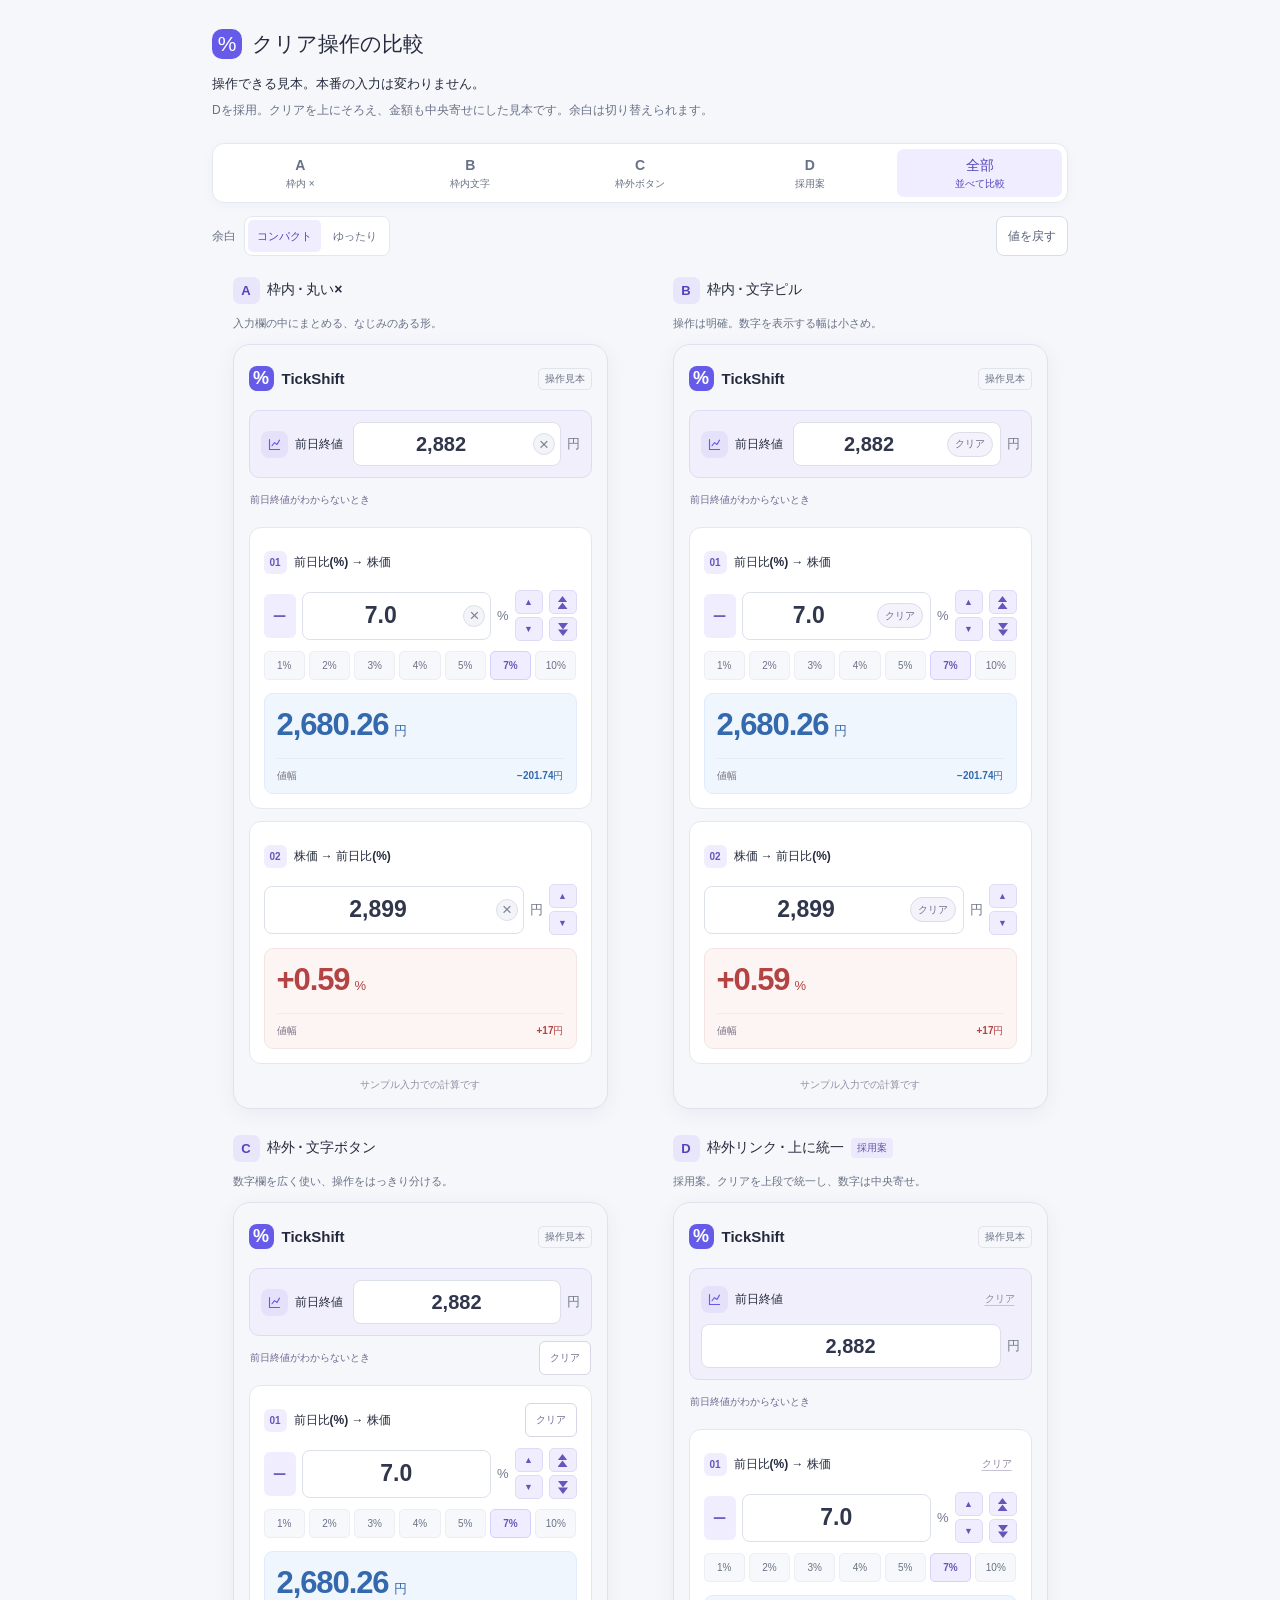
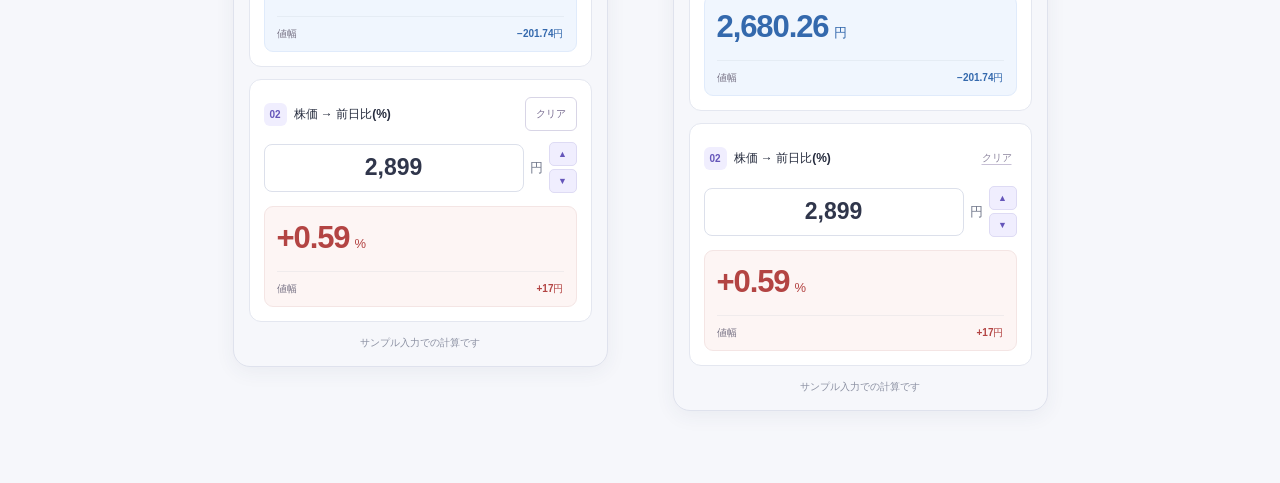
<file: previews/clear-options.html>
<!doctype html>
<html lang="ja">
<head>
  <meta charset="utf-8">
  <meta name="viewport" content="width=device-width, initial-scale=1">
  <meta name="color-scheme" content="light">
  <meta name="theme-color" content="#f6f7fb">
  <title>クリア操作の比較 | TickShift</title>
  <link rel="icon" href="data:image/svg+xml,%3Csvg xmlns='http://www.w3.org/2000/svg' viewBox='0 0 40 40'%3E%3Crect width='40' height='40' rx='12' fill='%23665be8'/%3E%3Ctext x='20' y='28' text-anchor='middle' font-family='sans-serif' font-size='26' fill='white'%3E%25%3C/text%3E%3C/svg%3E">
  <style>
    :root {
      font-family: -apple-system, BlinkMacSystemFont, "Segoe UI", "Noto Sans JP", "Hiragino Kaku Gothic ProN", "Yu Gothic", Meiryo, sans-serif;
      color: #252b3d;
      background: #f6f7fb;
      font-synthesis: none;
      --accent: #665be8;
      --muted: #687185;
      --border: #e4e7f0;
    }
    * { box-sizing: border-box; }
    body { margin: 0; }
    button, input { font: inherit; }
    button { cursor: pointer; -webkit-tap-highlight-color: transparent; }
    button:focus-visible, input:focus-visible { outline: 3px solid #b1a9f7; outline-offset: 3px; }
    button:disabled { cursor: default; }
    [hidden] { display: none !important; }
    .page { max-width: 900px; margin: 0 auto; padding: 28px 22px 36px; }
    .page-header { display: flex; align-items: center; gap: 10px; }
    .brand-mark { display: grid; place-items: center; flex-shrink: 0; width: 30px; height: 30px; border-radius: 10px; background: var(--accent); color: #fff; font-size: 21px; }
    h1 { margin: 0; font-size: 21px; font-weight: 700; line-height: 1.5; }
    .intro { margin: 12px 0 5px; font-size: 13px; line-height: 1.8; }
    .instruction { margin: 0; color: var(--muted); font-size: 12px; line-height: 1.8; }
    .view-tabs { position: sticky; top: 8px; z-index: 2; display: grid; grid-template-columns: repeat(5, minmax(0, 1fr)); gap: 5px; margin: 22px 0 13px; padding: 5px; border: 1px solid var(--border); border-radius: 12px; background: #fff; box-shadow: 0 3px 12px #343a5908; }
    .view-tabs button { min-width: 0; min-height: 48px; padding: 6px 3px; border: 0; border-radius: 7px; background: transparent; color: var(--muted); }
    .view-tabs button strong { display: block; font-size: 14px; line-height: 1.5; }
    .view-tabs button small { display: block; font-size: 10px; line-height: 1.5; white-space: nowrap; }
    .view-tabs button[aria-selected="true"] { background: #efedff; color: #5144bb; }
    .toolbar { display: flex; flex-wrap: wrap; justify-content: space-between; align-items: center; gap: 10px 16px; margin-bottom: 19px; }
    .spacing { display: flex; align-items: center; gap: 8px; margin: 0; padding: 0; border: 0; }
    .spacing legend { float: left; padding: 7px 0; color: var(--muted); font-size: 12px; }
    .spacing-buttons { display: inline-flex; gap: 3px; padding: 3px; border: 1px solid var(--border); border-radius: 8px; background: #fff; }
    .spacing button { min-height: 32px; padding: 5px 9px; border: 0; border-radius: 5px; background: transparent; color: var(--muted); font-size: 11px; }
    .spacing button[aria-pressed="true"] { background: #f0eefe; color: #5144bb; }
    .restore { min-height: 40px; padding: 6px 11px; border: 1px solid #d8dce8; border-radius: 8px; background: #fff; color: #535d75; font-size: 12px; }
    .restore:hover { border-color: #aaa1ed; color: #5144bb; }
    .comparison { display: grid; grid-template-columns: minmax(0, 1fr); justify-items: center; gap: 24px; }
    .comparison[data-view="all"] { grid-template-columns: repeat(2, minmax(0, 1fr)); align-items: start; }
    .option { min-width: 0; width: 100%; max-width: 375px; }
    .option-heading { display: flex; align-items: center; flex-wrap: wrap; gap: 7px; min-height: 30px; margin-bottom: 9px; }
    .option-key { display: grid; place-items: center; width: 27px; height: 27px; border-radius: 7px; background: #e9e5fb; color: #5144bb; font-size: 13px; font-weight: 700; }
    .option h2 { margin: 0; font-size: 14px; font-weight: 650; }
    .option-note { min-height: 20px; margin: 0 0 10px; color: var(--muted); font-size: 11px; line-height: 1.7; }
    .recommendation { padding: 3px 6px; border-radius: 4px; background: #ece9fc; color: #6456a5; font-size: 10px; }
    .phone { --card-padding: 14px; --stack-gap: 12px; --input-height: 46px; width: 100%; padding: 15px; border: 1px solid #dfe2ed; border-radius: 17px; background: #f6f7fb; box-shadow: 0 5px 20px #343a5910; }
    [data-spacing="airy"] .phone { --card-padding: 19px; --stack-gap: 20px; --input-height: 52px; }
    .phone-header { display: flex; align-items: center; justify-content: space-between; gap: 10px; min-height: 37px; margin-bottom: 13px; }
    .phone-brand { display: flex; align-items: center; gap: 8px; font-size: 15px; font-weight: 700; }
    .phone-brand .brand-mark { width: 25px; height: 25px; border-radius: 8px; font-size: 18px; }
    .sample-badge { padding: 3px 6px; border: 1px solid #e2e4ed; border-radius: 5px; color: var(--muted); font-size: 10px; }
    .baseline { display: flex; align-items: center; gap: 10px; padding: 11px; border: 1px solid #dedbf4; border-radius: 10px; background: #f0effb; }
    .baseline.baseline-stacked { display: block; }
    .baseline-top { display: flex; align-items: center; justify-content: space-between; gap: 10px; min-height: 38px; }
    .baseline-stacked .money-entry { margin-top: 6px; }
    .baseline-label { display: flex; align-items: center; gap: 7px; flex-shrink: 0; font-size: 12px; font-weight: 650; white-space: nowrap; }
    .baseline-icon { display: grid; place-items: center; flex-shrink: 0; width: 27px; height: 27px; padding: 6px; border-radius: 8px; background: #e5e1fa; color: var(--accent); }
    .baseline-icon svg { width: 100%; height: 100%; }
    .baseline .money-entry { flex: 1; min-width: 0; }
    .helper-row { display: flex; justify-content: space-between; align-items: center; gap: 5px; min-height: 40px; margin: 2px 1px 7px; }
    .helper-label { color: #70658f; font-size: 10px; line-height: 1.6; }
    .calc-card { min-width: 0; padding: var(--card-padding); border: 1px solid var(--border); border-radius: 12px; background: #fff; }
    .calc-card + .calc-card { margin-top: var(--stack-gap); }
    .card-heading { display: flex; align-items: center; justify-content: space-between; gap: 5px; min-height: 40px; margin-bottom: 8px; }
    .card-heading h3 { display: flex; align-items: center; gap: 7px; min-width: 0; margin: 0; font-size: 12px; font-weight: 650; line-height: 1.5; }
    .step-label { display: grid; place-items: center; flex-shrink: 0; width: 23px; height: 23px; border-radius: 6px; background: #f0eefe; color: #6556ba; font-size: 10px; }
    .money-entry, .rate-entry { display: flex; align-items: center; gap: 6px; min-width: 0; }
    .input-wrap { display: flex; align-items: center; flex: 1 1 0; min-width: 0; border: 1px solid #dce0eb; border-radius: 8px; background: #fff; }
    .input-wrap:focus-within { border-color: var(--accent); box-shadow: 0 0 0 3px #665be815; }
    .input-wrap input { width: 100%; min-width: 0; height: var(--input-height); padding: 6px 8px; border: 0; border-radius: inherit; outline: 0; background: transparent; color: #30364b; font-size: 23px; font-weight: 650; font-variant-numeric: tabular-nums; text-align: center; }
    .baseline input { height: 42px; font-size: 20px; }
    .rate-entry input { text-align: center; }
    .input-unit { flex-shrink: 0; color: #737a8d; font-size: 13px; }
    .sign-button { flex: 0 0 32px; height: 44px; padding: 0; border: 0; border-radius: 6px; background: #f0eefe; color: #6556ba; font-size: 24px; }
    .stepper { display: grid; flex-shrink: 0; gap: 3px; }
    .stepper button { display: grid; place-items: center; width: 28px; height: 24px; padding: 0; border: 1px solid #dedbf4; border-radius: 5px; background: #f0eefe; color: #6556ba; font-size: 9px; }
    .stepper button:hover, .sign-button:hover { background: #e5e0ff; }
    .stepper button:disabled { opacity: .3; }
    .double-triangle { display: grid; grid-template-rows: repeat(2, 1fr); gap: 0; width: 10px; height: 13px; }
    .double-triangle > span { background: currentColor; clip-path: polygon(50% 0, 100% 100%, 0 100%); }
    .double-triangle.is-down { transform: rotate(180deg); }
    .clear-button { flex-shrink: 0; color: #737a8d; white-space: nowrap; }
    .clear-button:disabled { visibility: hidden; }
    .clear-circle, .clear-pill { display: grid; place-items: center; align-self: stretch; min-height: 40px; padding: 0; border: 0; background: transparent; }
    .clear-circle { width: 31px; }
    .clear-circle > span { display: grid; place-items: center; width: 22px; height: 22px; border: 1px solid #dce0ea; border-radius: 50%; background: #f3f4f8; color: #7c8395; font-size: 17px; line-height: 1; }
    .clear-pill { width: 55px; padding-right: 5px; }
    .clear-pill > span { display: grid; place-items: center; min-height: 25px; padding: 4px 7px; border: 1px solid #dedbec; border-radius: 999px; background: #f4f2fb; color: #74698f; font-size: 10px; }
    .clear-outline { min-width: 52px; min-height: 34px; padding: 6px 8px; border: 1px solid #d8d5e6; border-radius: 6px; background: #fff; color: #75698e; font-size: 10px; }
    .clear-link { min-width: 44px; min-height: 38px; padding: 7px 1px 7px 5px; border: 0; background: transparent; color: #8a829c; font-size: 10px; text-decoration: underline; text-decoration-color: #c8c1d6; text-underline-offset: 3px; }
    .clear-button:hover { color: #5144bb; }
    .clear-circle:hover > span, .clear-pill:hover > span { border-color: #bfb5e8; background: #ece8fb; color: #6556a4; }
    .clear-outline:hover { border-color: #bfb5e8; background: #f5f2fd; }
    .clear-link:hover { text-decoration-color: currentColor; }
    .presets { display: flex; gap: 4px; margin-top: 10px; }
    .presets button { flex: 1; min-width: 0; min-height: 29px; padding: 5px 0; border: 1px solid #eceef4; border-radius: 5px; background: #f7f8fb; color: #687185; font-size: 10px; font-variant-numeric: tabular-nums; }
    .presets button[aria-pressed="true"] { border-color: #d6d1fb; background: #efedff; color: #6556ba; font-weight: 700; }
    .result { --result-color: #687185; margin-top: 13px; padding: 13px 12px 0; border: 1px solid #e9eaf0; border-radius: 9px; background: #f7f8fb; }
    .result[data-direction="up"] { --result-color: #b34443; border-color: #f4e5e4; background: #fdf5f4; }
    .result[data-direction="down"] { --result-color: #3469ad; border-color: #e0ebfb; background: #f0f6fe; }
    .result-number { display: flex; align-items: baseline; flex-wrap: wrap; gap: 5px; min-height: 42px; color: var(--result-color); }
    .result-number output { max-width: 100%; font-size: 31px; font-weight: 650; font-variant-numeric: tabular-nums; letter-spacing: -.035em; overflow-wrap: anywhere; }
    .result-number > span { font-size: 13px; }
    .delta { display: flex; align-items: center; justify-content: space-between; gap: 8px; min-height: 35px; margin: 9px 0 0; border-top: 1px solid #bbc0cd33; color: #777285; font-size: 10px; }
    .delta strong { color: var(--result-color); font-weight: 600; font-variant-numeric: tabular-nums; overflow-wrap: anywhere; text-align: right; }
    .sample-note { margin: 12px 0 0; color: #8a8fa1; font-size: 10px; line-height: 1.7; text-align: center; }
    .restore-status { min-height: 20px; margin: 16px 0 0; color: var(--muted); font-size: 11px; text-align: center; }
    .sr-only { position: absolute; width: 1px; height: 1px; padding: 0; margin: -1px; overflow: hidden; clip: rect(0, 0, 0, 0); white-space: nowrap; border: 0; }
    @media (max-width: 740px) {
      .page { padding: 20px 12px 28px; }
      h1 { font-size: 19px; }
      .comparison[data-view="all"] { grid-template-columns: minmax(0, 1fr); }
    }
    @media (max-width: 360px) {
      .phone { padding: 12px; }
      .baseline { gap: 7px; padding: 9px; }
      .baseline-label { gap: 5px; font-size: 11px; }
      .baseline-icon { width: 24px; height: 24px; }
      .baseline input { padding: 5px 6px; font-size: 19px; }
      .rate-entry { gap: 5px; }
      .sign-button { flex-basis: 29px; }
      .stepper button { width: 26px; }
      .card-heading h3 { gap: 5px; font-size: 11px; }
      .clear-pill { width: 51px; }
      .clear-pill > span { padding: 4px 5px; }
    }
  </style>
</head>
<body>
  <main class="page" data-spacing="compact">
    <header class="page-header"><span class="brand-mark" aria-hidden="true">%</span><h1>クリア操作の比較</h1></header>
    <p class="intro">操作できる見本。本番の入力は変わりません。</p>
    <p class="instruction">Dを採用。クリアを上にそろえ、金額も中央寄せにした見本です。余白は切り替えられます。</p>

    <div class="view-tabs" role="tablist" aria-label="表示するクリア案">
      <button id="tab-a" type="button" role="tab" data-view="a" aria-controls="comparison" aria-selected="false" tabindex="-1"><strong>A</strong><small>枠内 ×</small></button>
      <button id="tab-b" type="button" role="tab" data-view="b" aria-controls="comparison" aria-selected="false" tabindex="-1"><strong>B</strong><small>枠内文字</small></button>
      <button id="tab-c" type="button" role="tab" data-view="c" aria-controls="comparison" aria-selected="false" tabindex="-1"><strong>C</strong><small>枠外ボタン</small></button>
      <button id="tab-d" type="button" role="tab" data-view="d" aria-controls="comparison" aria-selected="true" tabindex="0"><strong>D</strong><small>採用案</small></button>
      <button id="tab-all" type="button" role="tab" data-view="all" aria-controls="comparison" aria-selected="false" tabindex="-1"><strong>全部</strong><small>並べて比較</small></button>
    </div>

    <div class="toolbar">
      <fieldset class="spacing">
        <legend>余白</legend>
        <div class="spacing-buttons">
          <button type="button" data-spacing="compact" aria-pressed="true">コンパクト</button>
          <button type="button" data-spacing="airy" aria-pressed="false">ゆったり</button>
        </div>
      </fieldset>
      <button class="restore" type="button" id="restore-samples">値を戻す</button>
    </div>

    <div id="comparison" class="comparison" role="tabpanel" aria-labelledby="tab-d" data-view="d" tabindex="0"></div>
    <p class="restore-status" id="restore-status" role="status" aria-live="polite"></p>
    <noscript><p>操作見本を表示するにはJavaScriptを有効にしてください。</p></noscript>
  </main>

  <script>
    (() => {
      "use strict";

      const definitions = [
        { key: "a", name: "枠内 · 丸い×", note: "入力欄の中にまとめる、なじみのある形。", clearClass: "clear-circle", inside: true },
        { key: "b", name: "枠内 · 文字ピル", note: "操作は明確。数字を表示する幅は小さめ。", clearClass: "clear-pill", inside: true },
        { key: "c", name: "枠外 · 文字ボタン", note: "数字欄を広く使い、操作をはっきり分ける。", clearClass: "clear-outline", inside: false },
        { key: "d", name: "枠外リンク · 上に統一", note: "採用案。クリアを上段で統一し、数字は中央寄せ。", clearClass: "clear-link", inside: false }
      ];
      const comparison = document.getElementById("comparison");
      const page = document.querySelector(".page");
      const states = new Map();
      const formatter = new Intl.NumberFormat("ja-JP", { maximumFractionDigits: 6 });
      const rateFormatter = new Intl.NumberFormat("ja-JP", { maximumFractionDigits: 2 });
      const fieldLabels = { baseline: "前日終値", rate: "前日比", price: "株価" };

      function clearButton(option, field) {
        const mark = option.key === "a" ? "×" : "クリア";
        return `<button class="clear-button ${option.clearClass}" type="button" data-clear="${field}" aria-label="${fieldLabels[field]}をクリア"><span aria-hidden="true">${mark}</span></button>`;
      }

      function inputFrame(option, field) {
        const id = `preview-${option.key}-${field}`;
        return `<div class="input-wrap"><input id="${id}" data-field="${field}" type="text" inputmode="decimal" enterkeyhint="done" autocomplete="off" spellcheck="false" maxlength="24" aria-label="${fieldLabels[field]}${field === "rate" ? "（％）" : "（円）"}">${option.inside ? clearButton(option, field) : ""}</div>`;
      }

      function stepper(field, amount, double) {
        const glyph = direction => double
          ? `<span class="double-triangle${direction < 0 ? " is-down" : ""}" aria-hidden="true"><span></span><span></span></span>`
          : `<span aria-hidden="true">${direction > 0 ? "▲" : "▼"}</span>`;
        return `<div class="stepper" role="group" aria-label="${fieldLabels[field]}を${amount}${field === "price" ? "円" : ""}ずつ調整">${[1, -1].map(direction => `<button type="button" data-step-field="${field}" data-step="${direction * amount}" aria-label="${fieldLabels[field]}を${amount}${field === "price" ? "円" : ""}${direction > 0 ? "増やす" : "減らす"}">${glyph(direction)}</button>`).join("")}</div>`;
      }

      function result(kind, unit) {
        return `<div class="result" data-result-panel="${kind}"><div class="result-number"><output data-result="${kind}" aria-live="polite">—</output><span>${unit}</span></div><div class="delta"><span>値幅</span><strong data-delta="${kind}">—</strong></div></div>`;
      }

      function renderOption(option) {
        const external = field => option.inside ? "" : clearButton(option, field);
        const adopted = option.key === "d";
        const baselineLabel = `<label class="baseline-label" for="preview-${option.key}-baseline"><span class="baseline-icon" aria-hidden="true"><svg viewBox="0 0 24 24" fill="none" stroke="currentColor" stroke-width="1.8" stroke-linecap="round" stroke-linejoin="round"><path d="M4 4v16h16M8 14l4-5 4 3 4-7"/></svg></span>前日終値</label>`;
        const baselineInput = `<div class="money-entry">${inputFrame(option, "baseline")}<span class="input-unit" aria-hidden="true">円</span></div>`;
        const section = document.createElement("section");
        section.className = "option";
        section.dataset.option = option.key;
        section.hidden = option.key !== "d";
        section.innerHTML = `
          <header class="option-heading"><span class="option-key">${option.key.toUpperCase()}</span><h2>${option.name}</h2>${adopted ? '<span class="recommendation">採用案</span>' : ""}</header>
          <p class="option-note">${option.note}</p>
          <div class="phone">
            <div class="phone-header"><div class="phone-brand"><span class="brand-mark" aria-hidden="true">%</span>TickShift</div><span class="sample-badge">操作見本</span></div>
            <div class="baseline${adopted ? " baseline-stacked" : ""}">
              ${adopted ? `<div class="baseline-top">${baselineLabel}${external("baseline")}</div>${baselineInput}` : `${baselineLabel}${baselineInput}`}
            </div>
            <div class="helper-row"><span class="helper-label">前日終値がわからないとき</span>${adopted ? "" : external("baseline")}</div>
            <section class="calc-card" aria-labelledby="preview-${option.key}-rate-heading">
              <div class="card-heading"><h3 id="preview-${option.key}-rate-heading"><span class="step-label">01</span>前日比(%) → 株価</h3>${external("rate")}</div>
              <div class="rate-entry"><button class="sign-button" type="button" data-sign aria-label="前日比の符号を切り替え">−</button>${inputFrame(option, "rate")}<span class="input-unit" aria-hidden="true">%</span>${stepper("rate", 1, false)}${stepper("rate", 0.1, true)}</div>
              <div class="presets" role="group" aria-label="前日比のプリセット">${[1, 2, 3, 4, 5, 7, 10].map(value => `<button type="button" data-preset="${value}" aria-pressed="false">${value}%</button>`).join("")}</div>
              ${result("target", "円")}
            </section>
            <section class="calc-card" aria-labelledby="preview-${option.key}-price-heading">
              <div class="card-heading"><h3 id="preview-${option.key}-price-heading"><span class="step-label">02</span>株価 → 前日比(%)</h3>${external("price")}</div>
              <div class="money-entry">${inputFrame(option, "price")}<span class="input-unit" aria-hidden="true">円</span>${stepper("price", 1, false)}</div>
              ${result("change", "%")}
            </section>
            <p class="sample-note">サンプル入力での計算です</p>
          </div>`;
        comparison.append(section);
        const state = { element: section, sign: -1, inputs: Object.fromEntries(["baseline", "rate", "price"].map(field => [field, section.querySelector(`[data-field="${field}"]`)])) };
        states.set(option.key, state);
        bindInputs(state);
        restore(state);
      }

      function normalized(value) {
        return value.normalize("NFKC").replace(/[−–—﹣]/g, "-").trim();
      }

      function number(value) {
        const text = normalized(value);
        if (!/^[+-]?(?:(?:\d+|\d{1,3}(?:,\d{3})+)(?:\.\d*)?|\.\d+)$/.test(text)) return null;
        const parsed = Number(text.replaceAll(",", ""));
        return Number.isFinite(parsed) ? parsed : null;
      }

      function validMoney(value, allowZero) {
        return value !== null && (allowZero ? value >= 0 : value > 0) && value <= 1e9;
      }

      function normalizeRate(state) {
        const field = state.inputs.rate;
        const text = normalized(field.value);
        if (number(text) === null && !/^[+-]$/.test(text)) return;
        if (/^[+-]/.test(text)) state.sign = text.startsWith("-") ? -1 : 1;
        field.value = text.replace(/^[+-]/, "").replaceAll(",", "");
      }

      function signed(value) {
        const text = formatter.format(Math.abs(value));
        return text === "0" ? "0" : `${value < 0 ? "−" : "+"}${text}`;
      }

      function setResult(state, kind, value, delta) {
        state.element.querySelector(`[data-result="${kind}"]`).textContent = value;
        state.element.querySelector(`[data-delta="${kind}"]`).textContent = delta === null ? "—" : `${signed(delta)}円`;
        state.element.querySelector(`[data-result-panel="${kind}"]`).dataset.direction = delta === null || delta === 0 ? "flat" : delta > 0 ? "up" : "down";
      }

      function update(state) {
        const baseline = number(state.inputs.baseline.value);
        const magnitude = number(state.inputs.rate.value);
        const price = number(state.inputs.price.value);
        const rateLimit = state.sign < 0 ? 100 : 10000;
        const validRate = magnitude !== null && magnitude >= 0 && magnitude <= rateLimit;
        const sign = state.element.querySelector("[data-sign]");
        sign.textContent = state.sign < 0 ? "−" : "+";
        sign.setAttribute("aria-label", state.sign < 0 ? "現在マイナス。プラスに切り替え" : "現在プラス。マイナスに切り替え");
        for (const button of state.element.querySelectorAll("[data-clear]")) button.disabled = state.inputs[button.dataset.clear].value.trim() === "";
        for (const button of state.element.querySelectorAll("[data-preset]")) button.setAttribute("aria-pressed", String(validRate && Number(button.dataset.preset) === magnitude));
        for (const button of state.element.querySelectorAll("[data-step-field]")) {
          const field = button.dataset.stepField;
          const empty = state.inputs[field].value.trim() === "";
          const value = empty ? 0 : number(state.inputs[field].value);
          const limit = field === "rate" ? rateLimit : 1e9;
          button.disabled = value === null || value < 0 || value > limit || (Number(button.dataset.step) < 0 ? value === 0 : value === limit);
        }
        if (validMoney(baseline, false) && validRate) {
          const target = baseline * (1 + state.sign * magnitude / 100);
          setResult(state, "target", formatter.format(target), target - baseline);
        } else setResult(state, "target", "—", null);
        if (validMoney(baseline, false) && validMoney(price, true)) {
          const delta = price - baseline;
          const rate = delta / baseline * 100;
          const text = rateFormatter.format(Math.abs(rate));
          setResult(state, "change", text === "0" ? "0" : `${delta < 0 ? "−" : "+"}${text}`, delta);
        } else setResult(state, "change", "—", null);
      }

      function formatInput(field, currency) {
        const value = number(field.value);
        if (value === null) return;
        const text = normalized(field.value).replaceAll(",", "");
        const [integer, fraction] = text.replace(/^[+-]/, "").split(".");
        const sign = text.startsWith("-") ? "−" : "";
        const whole = currency ? new Intl.NumberFormat("ja-JP", { maximumFractionDigits: 0 }).format(Number(integer || "0")) : integer || "0";
        field.value = `${sign}${whole}${fraction === undefined ? "" : `.${fraction}`}`;
      }

      function ungroupInput(field) {
        if (number(field.value) === null) return;
        const original = field.value;
        const start = field.selectionStart;
        const end = field.selectionEnd;
        const direction = field.selectionDirection;
        const clean = original.replace(/[,，]/g, "");
        if (clean !== original) {
          field.value = clean;
          if (start !== null && end !== null) field.setSelectionRange(original.slice(0, start).replace(/[,，]/g, "").length, original.slice(0, end).replace(/[,，]/g, "").length, direction);
        }
      }

      function bindInputs(state) {
        for (const [name, field] of Object.entries(state.inputs)) {
          field.addEventListener("focus", () => ungroupInput(field));
          field.addEventListener("input", event => {
            if (event.isComposing) return;
            ungroupInput(field);
            if (name === "rate") normalizeRate(state);
            update(state);
          });
          field.addEventListener("compositionend", () => { ungroupInput(field); if (name === "rate") normalizeRate(state); update(state); });
          field.addEventListener("blur", () => { if (name === "rate") normalizeRate(state); formatInput(field, name !== "rate"); update(state); });
          field.addEventListener("keydown", event => {
            if (event.key === "Enter" && !event.isComposing && event.keyCode !== 229) { event.preventDefault(); field.blur(); }
          });
        }
        for (const button of state.element.querySelectorAll("[data-clear]")) {
          const field = state.inputs[button.dataset.clear];
          button.addEventListener("pointerdown", event => { if (document.activeElement === field) event.preventDefault(); });
          button.addEventListener("click", () => { field.value = ""; update(state); });
        }
        state.element.querySelector("[data-sign]").addEventListener("click", () => { state.sign *= -1; update(state); });
        for (const button of state.element.querySelectorAll("[data-preset]")) button.addEventListener("click", () => { state.inputs.rate.value = button.dataset.preset; update(state); });
        for (const button of state.element.querySelectorAll("[data-step-field]")) button.addEventListener("click", () => {
          const name = button.dataset.stepField;
          const field = state.inputs[name];
          const raw = normalized(field.value).replaceAll(",", "");
          const value = raw === "" ? 0 : number(raw);
          const limit = name === "rate" ? state.sign < 0 ? 100 : 10000 : 1e9;
          if (value === null || value < 0 || value > limit) return;
          const digits = Math.min(8, Math.max(name === "rate" ? 1 : 0, (raw.split(".")[1] || "").length));
          field.value = Math.max(0, Math.min(limit, value + Number(button.dataset.step))).toFixed(digits);
          formatInput(field, name !== "rate");
          update(state);
        });
      }

      function restore(state) {
        state.inputs.baseline.value = "2,882";
        state.inputs.rate.value = "7.0";
        state.inputs.price.value = "2,899";
        state.sign = -1;
        update(state);
      }

      for (const definition of definitions) renderOption(definition);
      const tabs = Array.from(document.querySelectorAll("[role=tab]"));
      function selectView(value) {
        comparison.dataset.view = value;
        comparison.setAttribute("aria-labelledby", `tab-${value}`);
        for (const tab of tabs) { const selected = tab.dataset.view === value; tab.setAttribute("aria-selected", String(selected)); tab.tabIndex = selected ? 0 : -1; }
        for (const [key, state] of states) state.element.hidden = value !== "all" && key !== value;
      }
      for (const tab of tabs) {
        tab.addEventListener("click", () => selectView(tab.dataset.view));
        tab.addEventListener("keydown", event => {
          if (!["ArrowLeft", "ArrowRight", "Home", "End"].includes(event.key)) return;
          event.preventDefault();
          const current = tabs.indexOf(tab);
          const next = event.key === "Home" ? 0 : event.key === "End" ? tabs.length - 1 : (current + (event.key === "ArrowRight" ? 1 : -1) + tabs.length) % tabs.length;
          tabs[next].focus();
          selectView(tabs[next].dataset.view);
        });
      }
      for (const button of document.querySelectorAll("button[data-spacing]")) button.addEventListener("click", () => {
        page.dataset.spacing = button.dataset.spacing;
        for (const other of document.querySelectorAll("button[data-spacing]")) other.setAttribute("aria-pressed", String(other === button));
      });
      document.getElementById("restore-samples").addEventListener("click", () => {
        for (const state of states.values()) restore(state);
        document.getElementById("restore-status").textContent = "4案の見本の値を戻しました。";
      });
      selectView(matchMedia("(min-width: 741px)").matches ? "all" : "d");
    })();
  </script>
</body>
</html>
</file>
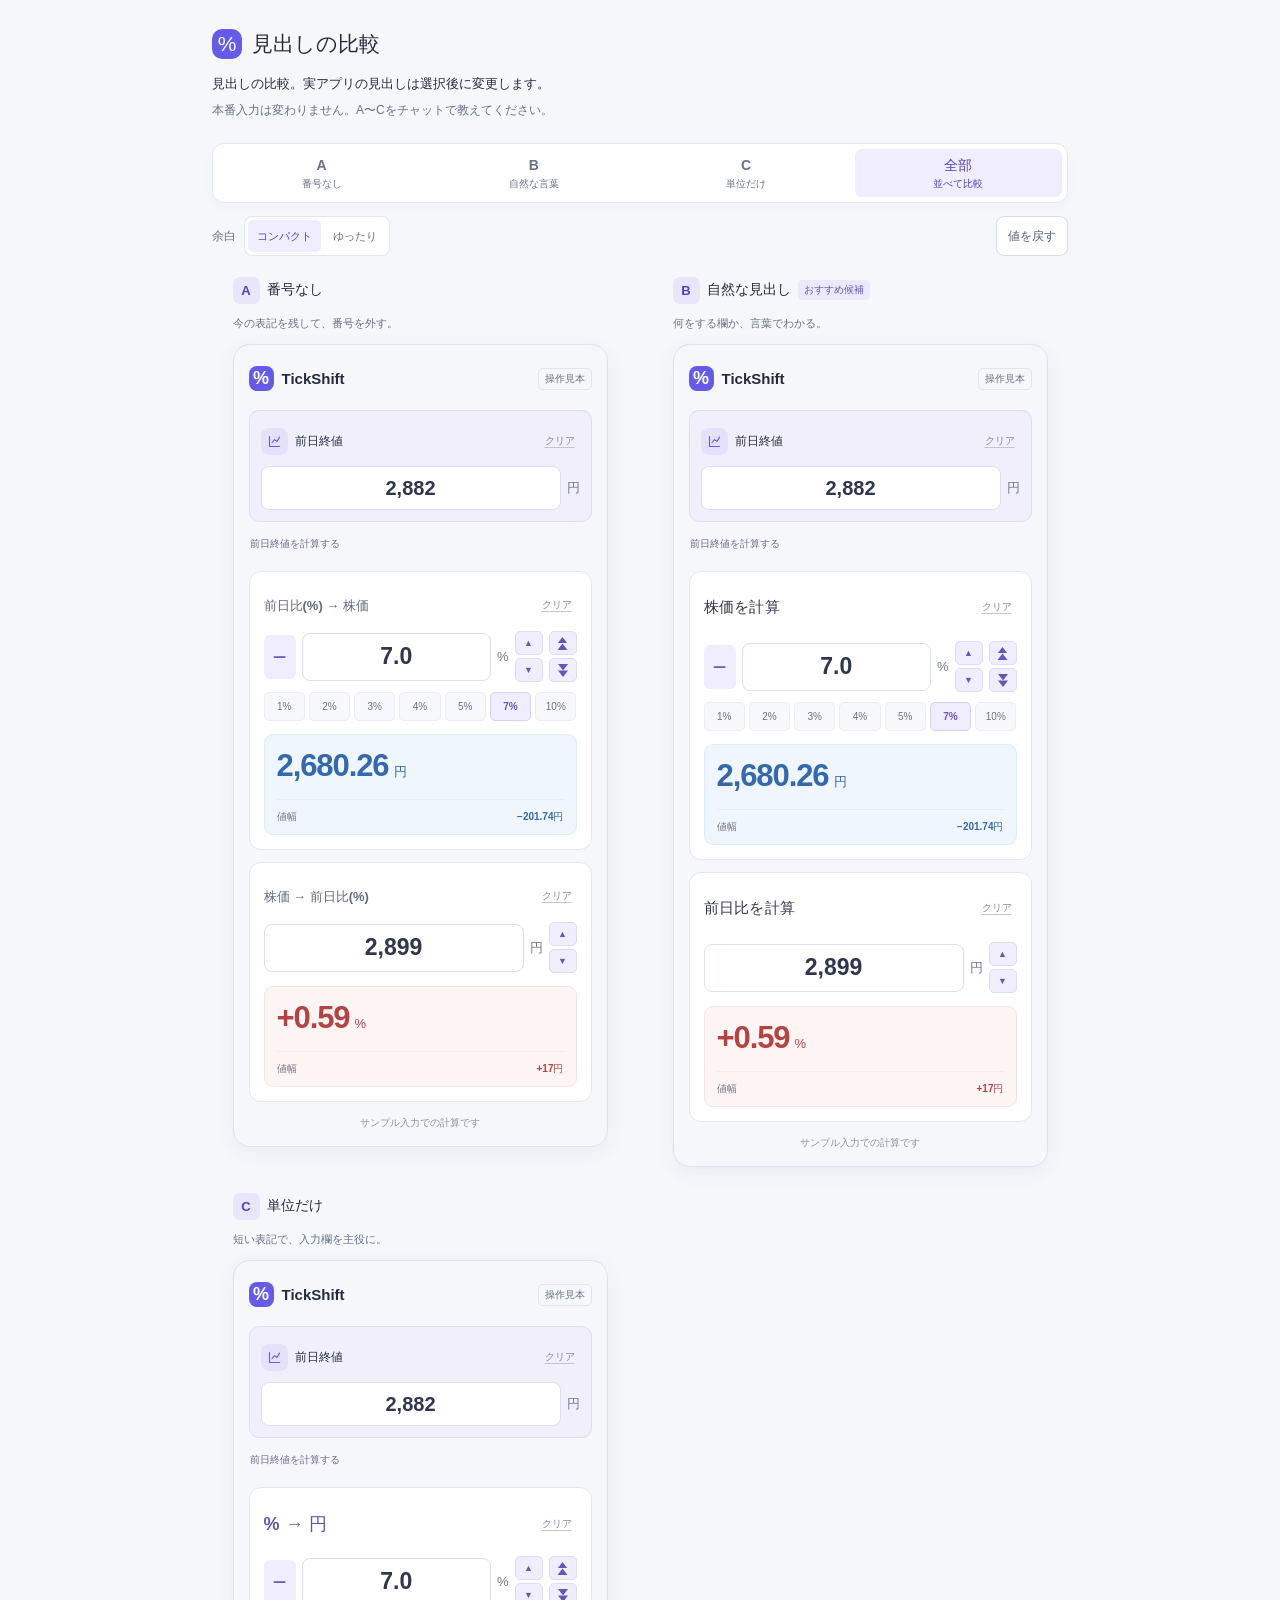
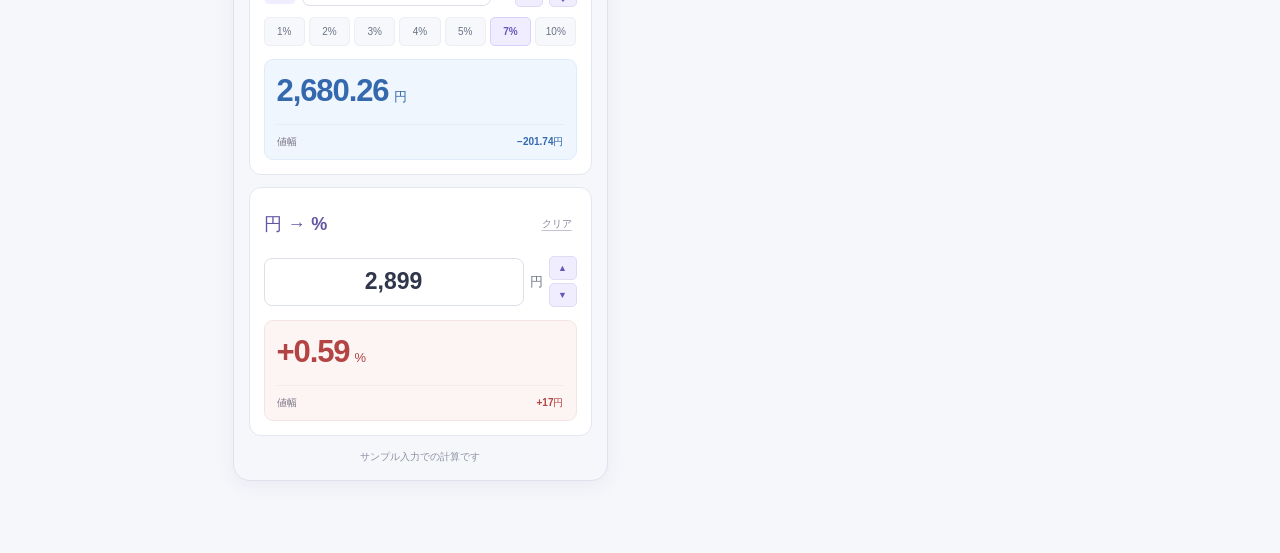
<file: previews/heading-options.html>
<!doctype html>
<html lang="ja">
<head>
  <meta charset="utf-8">
  <meta name="viewport" content="width=device-width, initial-scale=1">
  <meta name="color-scheme" content="light">
  <meta name="theme-color" content="#f6f7fb">
  <title>見出しの比較 | TickShift</title>
  <link rel="icon" href="data:image/svg+xml,%3Csvg xmlns='http://www.w3.org/2000/svg' viewBox='0 0 40 40'%3E%3Crect width='40' height='40' rx='12' fill='%23665be8'/%3E%3Ctext x='20' y='28' text-anchor='middle' font-family='sans-serif' font-size='26' fill='white'%3E%25%3C/text%3E%3C/svg%3E">
  <style>
    :root {
      font-family: -apple-system, BlinkMacSystemFont, "Segoe UI", "Noto Sans JP", "Hiragino Kaku Gothic ProN", "Yu Gothic", Meiryo, sans-serif;
      color: #252b3d;
      background: #f6f7fb;
      font-synthesis: none;
      --accent: #665be8;
      --muted: #687185;
      --border: #e4e7f0;
    }
    * { box-sizing: border-box; }
    body { margin: 0; }
    button, input { font: inherit; }
    button { cursor: pointer; -webkit-tap-highlight-color: transparent; }
    button:focus-visible, input:focus-visible { outline: 3px solid #b1a9f7; outline-offset: 3px; }
    button:disabled { cursor: default; }
    [hidden] { display: none !important; }
    .page { max-width: 900px; margin: 0 auto; padding: 28px 22px 36px; }
    .page-header { display: flex; align-items: center; gap: 10px; }
    .brand-mark { display: grid; place-items: center; flex-shrink: 0; width: 30px; height: 30px; border-radius: 10px; background: var(--accent); color: #fff; font-size: 21px; }
    h1 { margin: 0; font-size: 21px; font-weight: 700; line-height: 1.5; }
    .intro { margin: 12px 0 5px; font-size: 13px; line-height: 1.8; }
    .instruction { margin: 0; color: var(--muted); font-size: 12px; line-height: 1.8; }
    .view-tabs { position: sticky; top: 8px; z-index: 2; display: grid; grid-template-columns: repeat(4, minmax(0, 1fr)); gap: 5px; margin: 22px 0 13px; padding: 5px; border: 1px solid var(--border); border-radius: 12px; background: #fff; box-shadow: 0 3px 12px #343a5908; }
    .view-tabs button { min-width: 0; min-height: 48px; padding: 6px 3px; border: 0; border-radius: 7px; background: transparent; color: var(--muted); }
    .view-tabs button strong { display: block; font-size: 14px; line-height: 1.5; }
    .view-tabs button small { display: block; font-size: 10px; line-height: 1.5; white-space: nowrap; }
    .view-tabs button[aria-selected="true"] { background: #efedff; color: #5144bb; }
    .toolbar { display: flex; flex-wrap: wrap; justify-content: space-between; align-items: center; gap: 10px 16px; margin-bottom: 19px; }
    .spacing { display: flex; align-items: center; gap: 8px; margin: 0; padding: 0; border: 0; }
    .spacing legend { float: left; padding: 7px 0; color: var(--muted); font-size: 12px; }
    .spacing-buttons { display: inline-flex; gap: 3px; padding: 3px; border: 1px solid var(--border); border-radius: 8px; background: #fff; }
    .spacing button { min-height: 32px; padding: 5px 9px; border: 0; border-radius: 5px; background: transparent; color: var(--muted); font-size: 11px; }
    .spacing button[aria-pressed="true"] { background: #f0eefe; color: #5144bb; }
    .restore { min-height: 40px; padding: 6px 11px; border: 1px solid #d8dce8; border-radius: 8px; background: #fff; color: #535d75; font-size: 12px; }
    .restore:hover { border-color: #aaa1ed; color: #5144bb; }
    .comparison { display: grid; grid-template-columns: minmax(0, 1fr); justify-items: center; gap: 24px; }
    .comparison[data-view="all"] { grid-template-columns: repeat(2, minmax(0, 1fr)); align-items: start; }
    .option { min-width: 0; width: 100%; max-width: 375px; }
    .option-heading { display: flex; align-items: center; flex-wrap: wrap; gap: 7px; min-height: 30px; margin-bottom: 9px; }
    .option-key { display: grid; place-items: center; width: 27px; height: 27px; border-radius: 7px; background: #e9e5fb; color: #5144bb; font-size: 13px; font-weight: 700; }
    .option h2 { margin: 0; font-size: 14px; font-weight: 650; }
    .option-note { min-height: 20px; margin: 0 0 10px; color: var(--muted); font-size: 11px; line-height: 1.7; }
    .recommendation { padding: 3px 6px; border-radius: 4px; background: #ece9fc; color: #6456a5; font-size: 10px; }
    .phone { --card-padding: 14px; --stack-gap: 12px; --input-height: 46px; width: 100%; padding: 15px; border: 1px solid #dfe2ed; border-radius: 17px; background: #f6f7fb; box-shadow: 0 5px 20px #343a5910; }
    [data-spacing="airy"] .phone { --card-padding: 19px; --stack-gap: 20px; --input-height: 52px; }
    .phone-header { display: flex; align-items: center; justify-content: space-between; gap: 10px; min-height: 37px; margin-bottom: 13px; }
    .phone-brand { display: flex; align-items: center; gap: 8px; font-size: 15px; font-weight: 700; }
    .phone-brand .brand-mark { width: 25px; height: 25px; border-radius: 8px; font-size: 18px; }
    .sample-badge { padding: 3px 6px; border: 1px solid #e2e4ed; border-radius: 5px; color: var(--muted); font-size: 10px; }
    .baseline { display: flex; align-items: center; gap: 10px; padding: 11px; border: 1px solid #dedbf4; border-radius: 10px; background: #f0effb; }
    .baseline.baseline-stacked { display: block; }
    .baseline-top { display: flex; align-items: center; justify-content: space-between; gap: 10px; min-height: 38px; }
    .baseline-stacked .money-entry { margin-top: 6px; }
    .baseline-label { display: flex; align-items: center; gap: 7px; flex-shrink: 0; font-size: 12px; font-weight: 650; white-space: nowrap; }
    .baseline-icon { display: grid; place-items: center; flex-shrink: 0; width: 27px; height: 27px; padding: 6px; border-radius: 8px; background: #e5e1fa; color: var(--accent); }
    .baseline-icon svg { width: 100%; height: 100%; }
    .baseline .money-entry { flex: 1; min-width: 0; }
    .helper-row { display: flex; justify-content: space-between; align-items: center; gap: 5px; min-height: 40px; margin: 2px 1px 7px; }
    .helper-label { color: #70658f; font-size: 10px; line-height: 1.6; }
    .calc-card { min-width: 0; padding: var(--card-padding); border: 1px solid var(--border); border-radius: 12px; background: #fff; }
    .calc-card + .calc-card { margin-top: var(--stack-gap); }
    .card-heading { display: flex; align-items: center; justify-content: space-between; gap: 5px; min-height: 40px; margin-bottom: 8px; }
    .card-heading h3 { display: flex; align-items: center; gap: 7px; min-width: 0; margin: 0; font-size: 12px; font-weight: 650; line-height: 1.5; }
    .option[data-option="a"] .card-heading { min-height: 38px; margin-bottom: 7px; }
    .option[data-option="a"] .card-heading h3 { color: #626b7f; font-size: 13px; font-weight: 600; }
    .option[data-option="b"] .card-heading { min-height: 42px; margin-bottom: 13px; }
    .option[data-option="b"] .card-heading h3 { color: #30364b; font-size: 15px; font-weight: 750; letter-spacing: .02em; }
    .option[data-option="c"] .card-heading { min-height: 44px; margin-bottom: 10px; }
    .option[data-option="c"] .card-heading h3 { color: #6556a4; font-size: 18px; font-weight: 600; letter-spacing: .025em; }
    .money-entry, .rate-entry { display: flex; align-items: center; gap: 6px; min-width: 0; }
    .input-wrap { display: flex; align-items: center; flex: 1 1 0; min-width: 0; border: 1px solid #dce0eb; border-radius: 8px; background: #fff; }
    .input-wrap:focus-within { border-color: var(--accent); box-shadow: 0 0 0 3px #665be815; }
    .input-wrap input { width: 100%; min-width: 0; height: var(--input-height); padding: 6px 8px; border: 0; border-radius: inherit; outline: 0; background: transparent; color: #30364b; font-size: 23px; font-weight: 650; font-variant-numeric: tabular-nums; text-align: center; }
    .baseline input { height: 42px; font-size: 20px; }
    .rate-entry input { text-align: center; }
    .input-unit { flex-shrink: 0; color: #737a8d; font-size: 13px; }
    .sign-button { flex: 0 0 32px; height: 44px; padding: 0; border: 0; border-radius: 6px; background: #f0eefe; color: #6556ba; font-size: 24px; }
    .stepper { display: grid; flex-shrink: 0; gap: 3px; }
    .stepper button { display: grid; place-items: center; width: 28px; height: 24px; padding: 0; border: 1px solid #dedbf4; border-radius: 5px; background: #f0eefe; color: #6556ba; font-size: 9px; }
    .stepper button:hover, .sign-button:hover { background: #e5e0ff; }
    .stepper button:disabled { opacity: .3; }
    .double-triangle { display: grid; grid-template-rows: repeat(2, 1fr); gap: 0; width: 10px; height: 13px; }
    .double-triangle > span { background: currentColor; clip-path: polygon(50% 0, 100% 100%, 0 100%); }
    .double-triangle.is-down { transform: rotate(180deg); }
    .clear-button { flex-shrink: 0; color: #737a8d; white-space: nowrap; }
    .clear-button:disabled { visibility: hidden; }
    .clear-link { min-width: 44px; min-height: 38px; padding: 7px 1px 7px 5px; border: 0; background: transparent; color: #8a829c; font-size: 10px; text-decoration: underline; text-decoration-color: #c8c1d6; text-underline-offset: 3px; }
    .clear-button:hover { color: #5144bb; }
    .clear-link:hover { text-decoration-color: currentColor; }
    .presets { display: flex; gap: 4px; margin-top: 10px; }
    .presets button { flex: 1; min-width: 0; min-height: 29px; padding: 5px 0; border: 1px solid #eceef4; border-radius: 5px; background: #f7f8fb; color: #687185; font-size: 10px; font-variant-numeric: tabular-nums; }
    .presets button[aria-pressed="true"] { border-color: #d6d1fb; background: #efedff; color: #6556ba; font-weight: 700; }
    .result { --result-color: #687185; margin-top: 13px; padding: 13px 12px 0; border: 1px solid #e9eaf0; border-radius: 9px; background: #f7f8fb; }
    .result[data-direction="up"] { --result-color: #b34443; border-color: #f4e5e4; background: #fdf5f4; }
    .result[data-direction="down"] { --result-color: #3469ad; border-color: #e0ebfb; background: #f0f6fe; }
    .result-number { display: flex; align-items: baseline; flex-wrap: wrap; gap: 5px; min-height: 42px; color: var(--result-color); }
    .result-number output { max-width: 100%; font-size: 31px; font-weight: 650; font-variant-numeric: tabular-nums; letter-spacing: -.035em; overflow-wrap: anywhere; }
    .result-number > span { font-size: 13px; }
    .delta { display: flex; align-items: center; justify-content: space-between; gap: 8px; min-height: 35px; margin: 9px 0 0; border-top: 1px solid #bbc0cd33; color: #777285; font-size: 10px; }
    .delta strong { color: var(--result-color); font-weight: 600; font-variant-numeric: tabular-nums; overflow-wrap: anywhere; text-align: right; }
    .sample-note { margin: 12px 0 0; color: #8a8fa1; font-size: 10px; line-height: 1.7; text-align: center; }
    .restore-status { min-height: 20px; margin: 16px 0 0; color: var(--muted); font-size: 11px; text-align: center; }
    .sr-only { position: absolute; width: 1px; height: 1px; padding: 0; margin: -1px; overflow: hidden; clip: rect(0, 0, 0, 0); white-space: nowrap; border: 0; }
    @media (max-width: 740px) {
      .page { padding: 20px 12px 28px; }
      h1 { font-size: 19px; }
      .comparison[data-view="all"] { grid-template-columns: minmax(0, 1fr); }
    }
    @media (max-width: 360px) {
      .phone { padding: 12px; }
      .baseline { gap: 7px; padding: 9px; }
      .baseline-label { gap: 5px; font-size: 11px; }
      .baseline-icon { width: 24px; height: 24px; }
      .baseline input { padding: 5px 6px; font-size: 19px; }
      .rate-entry { gap: 5px; }
      .sign-button { flex-basis: 29px; }
      .stepper button { width: 26px; }
      .card-heading h3 { gap: 5px; font-size: 11px; }
    }
  </style>
</head>
<body>
  <main class="page" data-spacing="compact">
    <header class="page-header"><span class="brand-mark" aria-hidden="true">%</span><h1>見出しの比較</h1></header>
    <p class="intro">見出しの比較。実アプリの見出しは選択後に変更します。</p>
    <p class="instruction">本番入力は変わりません。A〜Cをチャットで教えてください。</p>

    <div class="view-tabs" role="tablist" aria-label="表示する見出し案">
      <button id="tab-a" type="button" role="tab" data-view="a" aria-controls="comparison" aria-selected="false" tabindex="-1"><strong>A</strong><small>番号なし</small></button>
      <button id="tab-b" type="button" role="tab" data-view="b" aria-controls="comparison" aria-selected="true" tabindex="0"><strong>B</strong><small>自然な言葉</small></button>
      <button id="tab-c" type="button" role="tab" data-view="c" aria-controls="comparison" aria-selected="false" tabindex="-1"><strong>C</strong><small>単位だけ</small></button>
      <button id="tab-all" type="button" role="tab" data-view="all" aria-controls="comparison" aria-selected="false" tabindex="-1"><strong>全部</strong><small>並べて比較</small></button>
    </div>

    <div class="toolbar">
      <fieldset class="spacing">
        <legend>余白</legend>
        <div class="spacing-buttons">
          <button type="button" data-spacing="compact" aria-pressed="true">コンパクト</button>
          <button type="button" data-spacing="airy" aria-pressed="false">ゆったり</button>
        </div>
      </fieldset>
      <button class="restore" type="button" id="restore-samples">値を戻す</button>
    </div>

    <div id="comparison" class="comparison" role="tabpanel" aria-labelledby="tab-b" data-view="b" tabindex="0"></div>
    <p class="restore-status" id="restore-status" role="status" aria-live="polite"></p>
    <noscript><p>操作見本を表示するにはJavaScriptを有効にしてください。</p></noscript>
  </main>

  <script>
    (() => {
      "use strict";

      const definitions = [
        { key: "a", name: "番号なし", note: "今の表記を残して、番号を外す。", rateHeading: "前日比(%) → 株価", priceHeading: "株価 → 前日比(%)", clearClass: "clear-link" },
        { key: "b", name: "自然な見出し", note: "何をする欄か、言葉でわかる。", rateHeading: "株価を計算", priceHeading: "前日比を計算", clearClass: "clear-link" },
        { key: "c", name: "単位だけ", note: "短い表記で、入力欄を主役に。", rateHeading: "% → 円", priceHeading: "円 → %", clearClass: "clear-link" }
      ];
      const comparison = document.getElementById("comparison");
      const page = document.querySelector(".page");
      const states = new Map();
      const formatter = new Intl.NumberFormat("ja-JP", { maximumFractionDigits: 6 });
      const rateFormatter = new Intl.NumberFormat("ja-JP", { maximumFractionDigits: 2 });
      const fieldLabels = { baseline: "前日終値", rate: "前日比", price: "株価" };

      function clearButton(option, field) {
        const mark = "クリア";
        return `<button class="clear-button ${option.clearClass}" type="button" data-clear="${field}" aria-label="${fieldLabels[field]}をクリア"><span aria-hidden="true">${mark}</span></button>`;
      }

      function inputFrame(option, field) {
        const id = `preview-${option.key}-${field}`;
        return `<div class="input-wrap"><input id="${id}" data-field="${field}" type="text" inputmode="decimal" enterkeyhint="done" autocomplete="off" spellcheck="false" maxlength="24" aria-label="${fieldLabels[field]}${field === "rate" ? "（％）" : "（円）"}"></div>`;
      }

      function stepper(field, amount, double) {
        const glyph = direction => double
          ? `<span class="double-triangle${direction < 0 ? " is-down" : ""}" aria-hidden="true"><span></span><span></span></span>`
          : `<span aria-hidden="true">${direction > 0 ? "▲" : "▼"}</span>`;
        return `<div class="stepper" role="group" aria-label="${fieldLabels[field]}を${amount}${field === "price" ? "円" : ""}ずつ調整">${[1, -1].map(direction => `<button type="button" data-step-field="${field}" data-step="${direction * amount}" aria-label="${fieldLabels[field]}を${amount}${field === "price" ? "円" : ""}${direction > 0 ? "増やす" : "減らす"}">${glyph(direction)}</button>`).join("")}</div>`;
      }

      function result(kind, unit) {
        return `<div class="result" data-result-panel="${kind}"><div class="result-number"><output data-result="${kind}" aria-live="polite">—</output><span>${unit}</span></div><div class="delta"><span>値幅</span><strong data-delta="${kind}">—</strong></div></div>`;
      }

      function renderOption(option) {
        const external = field => clearButton(option, field);
        const baselineLabel = `<label class="baseline-label" for="preview-${option.key}-baseline"><span class="baseline-icon" aria-hidden="true"><svg viewBox="0 0 24 24" fill="none" stroke="currentColor" stroke-width="1.8" stroke-linecap="round" stroke-linejoin="round"><path d="M4 4v16h16M8 14l4-5 4 3 4-7"/></svg></span>前日終値</label>`;
        const baselineInput = `<div class="money-entry">${inputFrame(option, "baseline")}<span class="input-unit" aria-hidden="true">円</span></div>`;
        const section = document.createElement("section");
        section.className = "option";
        section.dataset.option = option.key;
        section.hidden = option.key !== "b";
        section.innerHTML = `
          <header class="option-heading"><span class="option-key">${option.key.toUpperCase()}</span><h2>${option.name}</h2>${option.key === "b" ? '<span class="recommendation">おすすめ候補</span>' : ""}</header>
          <p class="option-note">${option.note}</p>
          <div class="phone">
            <div class="phone-header"><div class="phone-brand"><span class="brand-mark" aria-hidden="true">%</span>TickShift</div><span class="sample-badge">操作見本</span></div>
            <div class="baseline baseline-stacked">
              <div class="baseline-top">${baselineLabel}${external("baseline")}</div>${baselineInput}
            </div>
            <div class="helper-row"><span class="helper-label">前日終値を計算する</span></div>
            <section class="calc-card" aria-labelledby="preview-${option.key}-rate-heading">
              <div class="card-heading"><h3 id="preview-${option.key}-rate-heading" aria-label="${option.key === "c" ? "% → 円：前日比の率から株価を計算" : option.rateHeading}">${option.rateHeading}</h3>${external("rate")}</div>
              <div class="rate-entry"><button class="sign-button" type="button" data-sign aria-label="前日比の符号を切り替え">−</button>${inputFrame(option, "rate")}<span class="input-unit" aria-hidden="true">%</span>${stepper("rate", 1, false)}${stepper("rate", 0.1, true)}</div>
              <div class="presets" role="group" aria-label="前日比のプリセット">${[1, 2, 3, 4, 5, 7, 10].map(value => `<button type="button" data-preset="${value}" aria-pressed="false">${value}%</button>`).join("")}</div>
              ${result("target", "円")}
            </section>
            <section class="calc-card" aria-labelledby="preview-${option.key}-price-heading">
              <div class="card-heading"><h3 id="preview-${option.key}-price-heading" aria-label="${option.key === "c" ? "円 → %：株価から前日比の率を計算" : option.priceHeading}">${option.priceHeading}</h3>${external("price")}</div>
              <div class="money-entry">${inputFrame(option, "price")}<span class="input-unit" aria-hidden="true">円</span>${stepper("price", 1, false)}</div>
              ${result("change", "%")}
            </section>
            <p class="sample-note">サンプル入力での計算です</p>
          </div>`;
        comparison.append(section);
        const state = { element: section, sign: -1, inputs: Object.fromEntries(["baseline", "rate", "price"].map(field => [field, section.querySelector(`[data-field="${field}"]`)])) };
        states.set(option.key, state);
        bindInputs(state);
        restore(state);
      }

      function normalized(value) {
        return value.normalize("NFKC").replace(/[−–—﹣]/g, "-").trim();
      }

      function number(value) {
        const text = normalized(value);
        if (!/^[+-]?(?:(?:\d+|\d{1,3}(?:,\d{3})+)(?:\.\d*)?|\.\d+)$/.test(text)) return null;
        const parsed = Number(text.replaceAll(",", ""));
        return Number.isFinite(parsed) ? parsed : null;
      }

      function validMoney(value, allowZero) {
        return value !== null && (allowZero ? value >= 0 : value > 0) && value <= 1e9;
      }

      function normalizeRate(state) {
        const field = state.inputs.rate;
        const text = normalized(field.value);
        if (number(text) === null && !/^[+-]$/.test(text)) return;
        if (/^[+-]/.test(text)) state.sign = text.startsWith("-") ? -1 : 1;
        field.value = text.replace(/^[+-]/, "").replaceAll(",", "");
      }

      function signed(value) {
        const text = formatter.format(Math.abs(value));
        return text === "0" ? "0" : `${value < 0 ? "−" : "+"}${text}`;
      }

      function setResult(state, kind, value, delta) {
        state.element.querySelector(`[data-result="${kind}"]`).textContent = value;
        state.element.querySelector(`[data-delta="${kind}"]`).textContent = delta === null ? "—" : `${signed(delta)}円`;
        state.element.querySelector(`[data-result-panel="${kind}"]`).dataset.direction = delta === null || delta === 0 ? "flat" : delta > 0 ? "up" : "down";
      }

      function update(state) {
        const baseline = number(state.inputs.baseline.value);
        const magnitude = number(state.inputs.rate.value);
        const price = number(state.inputs.price.value);
        const rateLimit = state.sign < 0 ? 100 : 10000;
        const validRate = magnitude !== null && magnitude >= 0 && magnitude <= rateLimit;
        const sign = state.element.querySelector("[data-sign]");
        sign.textContent = state.sign < 0 ? "−" : "+";
        sign.setAttribute("aria-label", state.sign < 0 ? "現在マイナス。プラスに切り替え" : "現在プラス。マイナスに切り替え");
        for (const button of state.element.querySelectorAll("[data-clear]")) button.disabled = state.inputs[button.dataset.clear].value.trim() === "";
        for (const button of state.element.querySelectorAll("[data-preset]")) button.setAttribute("aria-pressed", String(validRate && Number(button.dataset.preset) === magnitude));
        for (const button of state.element.querySelectorAll("[data-step-field]")) {
          const field = button.dataset.stepField;
          const empty = state.inputs[field].value.trim() === "";
          const value = empty ? 0 : number(state.inputs[field].value);
          const limit = field === "rate" ? rateLimit : 1e9;
          button.disabled = value === null || value < 0 || value > limit || (Number(button.dataset.step) < 0 ? value === 0 : value === limit);
        }
        if (validMoney(baseline, false) && validRate) {
          const target = baseline * (1 + state.sign * magnitude / 100);
          setResult(state, "target", formatter.format(target), target - baseline);
        } else setResult(state, "target", "—", null);
        if (validMoney(baseline, false) && validMoney(price, true)) {
          const delta = price - baseline;
          const rate = delta / baseline * 100;
          const text = rateFormatter.format(Math.abs(rate));
          setResult(state, "change", text === "0" ? "0" : `${delta < 0 ? "−" : "+"}${text}`, delta);
        } else setResult(state, "change", "—", null);
      }

      function formatInput(field, currency) {
        const value = number(field.value);
        if (value === null) return;
        const text = normalized(field.value).replaceAll(",", "");
        const [integer, fraction] = text.replace(/^[+-]/, "").split(".");
        const sign = text.startsWith("-") ? "−" : "";
        const whole = currency ? new Intl.NumberFormat("ja-JP", { maximumFractionDigits: 0 }).format(Number(integer || "0")) : integer || "0";
        field.value = `${sign}${whole}${fraction === undefined ? "" : `.${fraction}`}`;
      }

      function ungroupInput(field) {
        if (number(field.value) === null) return;
        const original = field.value;
        const start = field.selectionStart;
        const end = field.selectionEnd;
        const direction = field.selectionDirection;
        const clean = original.replace(/[,，]/g, "");
        if (clean !== original) {
          field.value = clean;
          if (start !== null && end !== null) field.setSelectionRange(original.slice(0, start).replace(/[,，]/g, "").length, original.slice(0, end).replace(/[,，]/g, "").length, direction);
        }
      }

      function bindInputs(state) {
        for (const [name, field] of Object.entries(state.inputs)) {
          field.addEventListener("focus", () => ungroupInput(field));
          field.addEventListener("input", event => {
            if (event.isComposing) return;
            ungroupInput(field);
            if (name === "rate") normalizeRate(state);
            update(state);
          });
          field.addEventListener("compositionend", () => { ungroupInput(field); if (name === "rate") normalizeRate(state); update(state); });
          field.addEventListener("blur", () => { if (name === "rate") normalizeRate(state); formatInput(field, name !== "rate"); update(state); });
          field.addEventListener("keydown", event => {
            if (event.key === "Enter" && !event.isComposing && event.keyCode !== 229) { event.preventDefault(); field.blur(); }
          });
        }
        for (const button of state.element.querySelectorAll("[data-clear]")) {
          const field = state.inputs[button.dataset.clear];
          button.addEventListener("pointerdown", event => { if (document.activeElement === field) event.preventDefault(); });
          button.addEventListener("click", () => { field.value = ""; update(state); });
        }
        state.element.querySelector("[data-sign]").addEventListener("click", () => { state.sign *= -1; update(state); });
        for (const button of state.element.querySelectorAll("[data-preset]")) button.addEventListener("click", () => { state.inputs.rate.value = button.dataset.preset; update(state); });
        for (const button of state.element.querySelectorAll("[data-step-field]")) button.addEventListener("click", () => {
          const name = button.dataset.stepField;
          const field = state.inputs[name];
          const raw = normalized(field.value).replaceAll(",", "");
          const value = raw === "" ? 0 : number(raw);
          const limit = name === "rate" ? state.sign < 0 ? 100 : 10000 : 1e9;
          if (value === null || value < 0 || value > limit) return;
          const digits = Math.min(8, Math.max(name === "rate" ? 1 : 0, (raw.split(".")[1] || "").length));
          field.value = Math.max(0, Math.min(limit, value + Number(button.dataset.step))).toFixed(digits);
          formatInput(field, name !== "rate");
          update(state);
        });
      }

      function restore(state) {
        state.inputs.baseline.value = "2,882";
        state.inputs.rate.value = "7.0";
        state.inputs.price.value = "2,899";
        state.sign = -1;
        update(state);
      }

      for (const definition of definitions) renderOption(definition);
      const tabs = Array.from(document.querySelectorAll("[role=tab]"));
      function selectView(value) {
        comparison.dataset.view = value;
        comparison.setAttribute("aria-labelledby", `tab-${value}`);
        for (const tab of tabs) { const selected = tab.dataset.view === value; tab.setAttribute("aria-selected", String(selected)); tab.tabIndex = selected ? 0 : -1; }
        for (const [key, state] of states) state.element.hidden = value !== "all" && key !== value;
      }
      for (const tab of tabs) {
        tab.addEventListener("click", () => selectView(tab.dataset.view));
        tab.addEventListener("keydown", event => {
          if (!["ArrowLeft", "ArrowRight", "Home", "End"].includes(event.key)) return;
          event.preventDefault();
          const current = tabs.indexOf(tab);
          const next = event.key === "Home" ? 0 : event.key === "End" ? tabs.length - 1 : (current + (event.key === "ArrowRight" ? 1 : -1) + tabs.length) % tabs.length;
          tabs[next].focus();
          selectView(tabs[next].dataset.view);
        });
      }
      for (const button of document.querySelectorAll("button[data-spacing]")) button.addEventListener("click", () => {
        page.dataset.spacing = button.dataset.spacing;
        for (const other of document.querySelectorAll("button[data-spacing]")) other.setAttribute("aria-pressed", String(other === button));
      });
      document.getElementById("restore-samples").addEventListener("click", () => {
        for (const state of states.values()) restore(state);
        document.getElementById("restore-status").textContent = "3案の見本の値を戻しました。";
      });
      selectView(matchMedia("(min-width: 741px)").matches ? "all" : "b");
    })();
  </script>
</body>
</html>
</file>
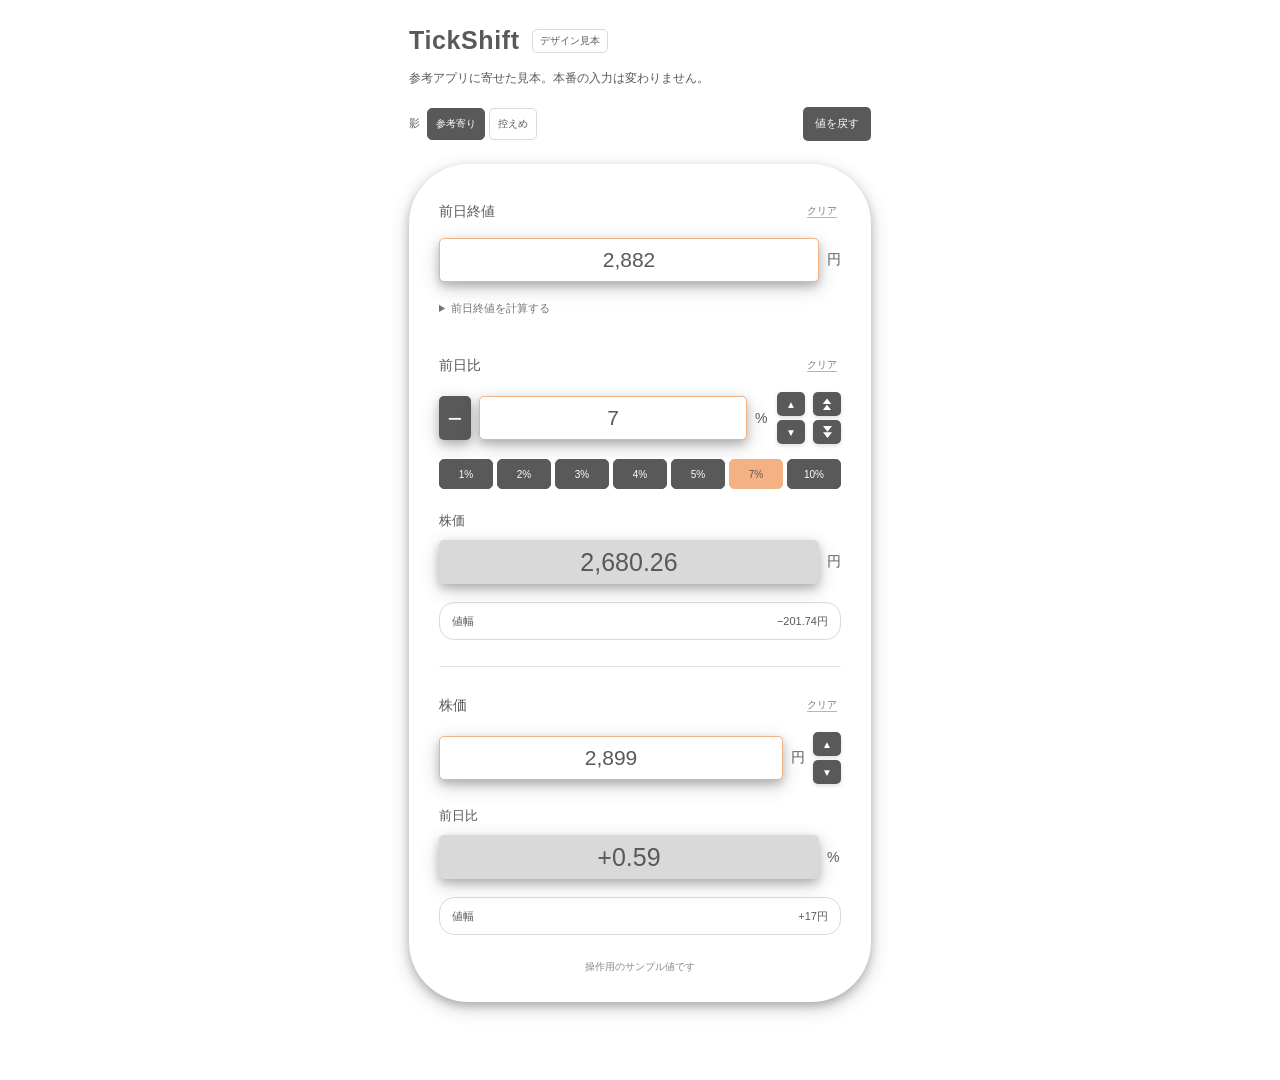
<file: previews/nanasedona-style.html>
<!doctype html>
<html lang="ja">
<head>
  <meta charset="utf-8">
  <meta name="viewport" content="width=device-width, initial-scale=1">
  <meta name="color-scheme" content="light">
  <meta name="theme-color" content="#ffffff">
  <title>TickShift | デザイン見本</title>
  <link rel="icon" href="data:image/svg+xml,%3Csvg xmlns='http://www.w3.org/2000/svg' viewBox='0 0 40 40'%3E%3Crect width='40' height='40' rx='10' fill='%23595959'/%3E%3Ctext x='20' y='28' text-anchor='middle' font-family='sans-serif' font-size='26' fill='white'%3E%25%3C/text%3E%3C/svg%3E">
  <style>
    :root { font-family: "BIZ UDPGothic", "BIZ UDPゴシック", "Yu Gothic", Meiryo, sans-serif; color: #595959; background: #fff; font-synthesis: none; }
    * { box-sizing: border-box; }
    body { margin: 0; }
    button, input { font: inherit; }
    button { cursor: pointer; -webkit-tap-highlight-color: transparent; }
    button:disabled { cursor: default; }
    button:focus-visible, summary:focus-visible { outline: 2px solid #ce8d60; outline-offset: 4px; }
    [hidden] { display: none !important; }
    .page { --card-shadow: 0 4px 8px rgba(0,0,0,.2), 0 6px 20px rgba(0,0,0,.19); --control-shadow: 0 4px 8px rgba(0,0,0,.2), 0 6px 20px rgba(0,0,0,.19); max-width: 510px; margin: 0 auto; padding: 26px 24px 40px; }
    .page[data-shadow="soft"] { --card-shadow: 0 3px 10px rgba(0,0,0,.09), 0 6px 18px rgba(0,0,0,.06); --control-shadow: 0 2px 5px rgba(0,0,0,.09); }
    .page-heading { display: flex; align-items: center; gap: 12px; }
    h1 { margin: 0; font-size: 25px; font-weight: 700; letter-spacing: .025em; }
    .sample-badge { padding: 4px 7px; border: 1px solid #d9d9d9; border-radius: 5px; font-size: 10px; white-space: nowrap; }
    .intro { margin: 12px 0 17px; font-size: 12px; line-height: 1.9; }
    .toolbar { display: flex; flex-wrap: wrap; align-items: center; justify-content: space-between; gap: 12px; margin-bottom: 23px; }
    .shadow-controls { display: flex; align-items: center; gap: 7px; }
    .shadow-controls > span { font-size: 11px; }
    .shadow-buttons { display: flex; gap: 4px; }
    .shadow-buttons button { min-height: 32px; padding: 5px 8px; border: 1px solid #d9d9d9; border-radius: 5px; background: #fff; color: #595959; font-size: 10px; }
    .shadow-buttons button[aria-pressed="true"] { border-color: #595959; background: #595959; color: #fff; }
    .restore-button { min-height: 34px; padding: 6px 12px; border: 0; border-radius: 5px; background: #595959; color: #fff; font-size: 11px; }
    .reference-card { min-width: 0; padding: 30px 30px 27px; border-radius: 60px; background: #fff; box-shadow: var(--card-shadow); }
    .row-heading { display: flex; justify-content: space-between; align-items: center; gap: 12px; min-height: 34px; margin-bottom: 10px; }
    h2, h3 { margin: 0; color: #595959; font-size: 14px; font-weight: 500; line-height: 1.6; }
    .clear-link { flex-shrink: 0; min-width: 44px; min-height: 32px; padding: 5px 0 5px 6px; border: 0; background: transparent; color: #777; font-size: 10px; text-decoration: underline; text-decoration-color: #b7b7b7; text-underline-offset: 3px; }
    .clear-link:disabled { visibility: hidden; }
    .clear-link:hover { color: #595959; text-decoration-color: currentColor; }
    .entry { display: flex; align-items: center; gap: 8px; min-width: 0; }
    .entry > input { flex: 1 1 0; min-width: 0; width: 100%; }
    input { height: 44px; padding: 7px 9px; border: 1px solid #f4b183; border-radius: 5px; background: #fff; color: #595959; box-shadow: var(--control-shadow); font-size: 21px; font-variant-numeric: tabular-nums; text-align: center; }
    input:focus { outline: 2px solid #f4b18366; outline-offset: 2px; }
    .unit { flex-shrink: 0; min-width: 14px; font-size: 14px; }
    .helper { margin: 11px 0 24px; }
    .helper summary { min-height: 29px; padding: 7px 0; color: #737373; font-size: 11px; line-height: 1.6; cursor: pointer; }
    .helper[open] summary { margin-bottom: 12px; }
    .helper-content { padding: 0 0 17px; border-bottom: 1px solid #e4e4e4; }
    .helper-field + .helper-field { margin-top: 14px; }
    .helper .row-heading { margin-bottom: 7px; }
    .helper h3 { font-size: 12px; }
    .helper-result { margin-top: 19px; }
    .helper-result label { display: block; margin-bottom: 9px; font-size: 11px; }
    .apply-button { display: block; min-width: 90px; min-height: 34px; margin: 15px auto 0; padding: 6px 16px; border: 0; border-radius: 5px; background: #595959; color: #fff; font-size: 12px; box-shadow: var(--control-shadow); }
    .apply-button:disabled { opacity: .35; }
    .converter + .converter { margin-top: 26px; padding-top: 21px; border-top: 1px solid #e4e4e4; }
    .sign-button { flex: 0 0 32px; height: 44px; padding: 0; border: 0; border-radius: 5px; background: #595959; color: #fff; box-shadow: var(--control-shadow); font-size: 25px; }
    .stepper { display: grid; flex-shrink: 0; gap: 4px; }
    .stepper button { display: grid; place-items: center; width: 28px; height: 24px; padding: 0; border: 0; border-radius: 5px; background: #595959; color: #fff; font-size: 10px; box-shadow: 0 2px 4px rgba(0,0,0,.13); }
    .stepper button:disabled { opacity: .3; }
    .stepper button:hover, .sign-button:hover, .restore-button:hover, .apply-button:hover { background: #707070; }
    .double-triangle { display: grid; grid-template-rows: repeat(2, 1fr); gap: .5px; width: 9px; height: 12px; }
    .double-triangle > span { background: currentColor; clip-path: polygon(50% 0, 100% 100%, 0 100%); }
    .double-triangle.is-down { transform: rotate(180deg); }
    .presets { display: flex; gap: 4px; margin-top: 15px; }
    .presets button { flex: 1; min-width: 0; min-height: 30px; padding: 5px 0; border: 1px solid #595959; border-radius: 5px; background: #595959; color: #fff; font-size: 10px; font-variant-numeric: tabular-nums; }
    .presets button[aria-pressed="true"] { border-color: #f4b183; background: #f4b183; color: #595959; }
    .output-group { margin-top: 23px; }
    .output-group label { display: block; margin-bottom: 10px; font-size: 13px; }
    input[readonly] { border-color: #d9d9d9; background: #d9d9d9; color: #595959; font-size: 25px; }
    input[readonly]:focus { outline-color: #bdbdbd; }
    .delta-row { display: flex; align-items: center; justify-content: space-between; gap: 10px; min-height: 38px; margin-top: 18px; padding: 7px 12px; border: 1px solid #d9d9d9; border-radius: 15px; font-size: 11px; }
    .delta-row strong { min-width: 0; font-weight: 500; font-variant-numeric: tabular-nums; overflow-wrap: anywhere; text-align: right; }
    .sample-note { margin: 23px 0 0; color: #888; font-size: 10px; line-height: 1.7; text-align: center; }
    .restore-status { min-height: 20px; margin: 18px 0 0; color: #777; font-size: 11px; text-align: center; }
    @media (max-width: 420px) {
      .page { padding: 22px 18px 32px; }
      .reference-card { padding: 27px 23px 25px; }
      .entry { gap: 6px; }
    }
    @media (max-width: 350px) {
      .page { padding: 20px 12px 28px; }
      .reference-card { padding: 26px 18px 24px; }
      .entry { gap: 5px; }
      .sign-button { flex-basis: 29px; }
      .stepper button { width: 26px; }
      input { padding: 6px; font-size: 20px; }
      input[readonly] { font-size: 24px; }
    }
  </style>
</head>
<body>
  <main class="page" data-shadow="reference">
    <header class="page-heading"><h1>TickShift</h1><span class="sample-badge">デザイン見本</span></header>
    <p class="intro">参考アプリに寄せた見本。本番の入力は変わりません。</p>
    <div class="toolbar">
      <div class="shadow-controls"><span>影</span><div class="shadow-buttons" role="group" aria-label="影の強さ">
        <button type="button" data-shadow="reference" aria-pressed="true">参考寄り</button>
        <button type="button" data-shadow="soft" aria-pressed="false">控えめ</button>
      </div></div>
      <button class="restore-button" id="restore-samples" type="button">値を戻す</button>
    </div>

    <div class="reference-card" data-preview="reference">
      <section class="baseline" aria-labelledby="baseline-heading">
        <div class="row-heading"><h2 id="baseline-heading"><label for="sample-baseline">前日終値</label></h2><button class="clear-link" type="button" data-clear="baseline" aria-label="前日終値をクリア">クリア</button></div>
        <div class="entry"><input id="sample-baseline" data-field="baseline" type="text" inputmode="decimal" enterkeyhint="done" autocomplete="off" spellcheck="false" maxlength="24" aria-label="前日終値（円）"><span class="unit" aria-hidden="true">円</span></div>
      </section>

      <details class="helper" id="baseline-helper">
        <summary>前日終値を計算する</summary>
        <div class="helper-content">
          <div class="helper-field"><div class="row-heading"><h3><label for="sample-current-price">現在値</label></h3><button class="clear-link" type="button" data-clear="current-price" aria-label="現在値をクリア">クリア</button></div><div class="entry"><input id="sample-current-price" data-field="current-price" type="text" inputmode="decimal" enterkeyhint="done" autocomplete="off" spellcheck="false" maxlength="24" aria-label="現在値（円）"><span class="unit" aria-hidden="true">円</span></div></div>
          <div class="helper-field"><div class="row-heading"><h3><label for="sample-price-change">前日比</label></h3><button class="clear-link" type="button" data-clear="price-change" aria-label="前日比の金額をクリア">クリア</button></div><div class="entry"><button class="sign-button" type="button" data-sign="price-change" aria-label="前日比の金額の符号を切り替え">+</button><input id="sample-price-change" data-field="price-change" type="text" inputmode="decimal" enterkeyhint="done" autocomplete="off" spellcheck="false" maxlength="24" aria-label="前日比の金額（円）"><span class="unit" aria-hidden="true">円</span></div></div>
          <div class="helper-result"><label for="sample-inferred">計算した前日終値</label><div class="entry"><input id="sample-inferred" data-result="inferred" readonly tabindex="-1" value="—" aria-label="計算した前日終値"><span class="unit" aria-hidden="true">円</span></div><button class="apply-button" id="apply-baseline" type="button" disabled>使う</button></div>
        </div>
      </details>

      <section class="converter" aria-labelledby="rate-heading">
        <div class="row-heading"><h2 id="rate-heading"><label for="sample-rate">前日比</label></h2><button class="clear-link" type="button" data-clear="rate" aria-label="前日比の率をクリア">クリア</button></div>
        <div class="entry rate-entry">
          <button class="sign-button" type="button" data-sign="rate" aria-label="前日比の率の符号を切り替え">−</button>
          <input id="sample-rate" data-field="rate" type="text" inputmode="decimal" enterkeyhint="done" autocomplete="off" spellcheck="false" maxlength="24" aria-label="前日比の率（％）">
          <span class="unit" aria-hidden="true">%</span>
          <div class="stepper" role="group" aria-label="前日比を1ずつ調整"><button type="button" data-step-field="rate" data-step="1" aria-label="前日比を1増やす">▲</button><button type="button" data-step-field="rate" data-step="-1" aria-label="前日比を1減らす">▼</button></div>
          <div class="stepper" role="group" aria-label="前日比を0.1ずつ調整"><button type="button" data-step-field="rate" data-step="0.1" aria-label="前日比を0.1増やす"><span class="double-triangle" aria-hidden="true"><span></span><span></span></span></button><button type="button" data-step-field="rate" data-step="-0.1" aria-label="前日比を0.1減らす"><span class="double-triangle is-down" aria-hidden="true"><span></span><span></span></span></button></div>
        </div>
        <div class="presets" role="group" aria-label="前日比のプリセット"><button type="button" data-preset="1">1%</button><button type="button" data-preset="2">2%</button><button type="button" data-preset="3">3%</button><button type="button" data-preset="4">4%</button><button type="button" data-preset="5">5%</button><button type="button" data-preset="7">7%</button><button type="button" data-preset="10">10%</button></div>
        <div class="output-group"><label for="sample-target">株価</label><div class="entry"><input id="sample-target" data-result="target" readonly tabindex="-1" value="—" aria-label="前日比から計算した株価"><span class="unit" aria-hidden="true">円</span></div></div>
        <div class="delta-row"><span>値幅</span><strong data-delta="target">—</strong></div>
      </section>

      <section class="converter" aria-labelledby="price-heading">
        <div class="row-heading"><h2 id="price-heading"><label for="sample-price">株価</label></h2><button class="clear-link" type="button" data-clear="price" aria-label="株価をクリア">クリア</button></div>
        <div class="entry"><input id="sample-price" data-field="price" type="text" inputmode="decimal" enterkeyhint="done" autocomplete="off" spellcheck="false" maxlength="24" aria-label="株価（円）"><span class="unit" aria-hidden="true">円</span><div class="stepper" role="group" aria-label="株価を1円ずつ調整"><button type="button" data-step-field="price" data-step="1" aria-label="株価を1円増やす">▲</button><button type="button" data-step-field="price" data-step="-1" aria-label="株価を1円減らす">▼</button></div></div>
        <div class="output-group"><label for="sample-change">前日比</label><div class="entry"><input id="sample-change" data-result="change" readonly tabindex="-1" value="—" aria-label="株価から計算した前日比"><span class="unit" aria-hidden="true">%</span></div></div>
        <div class="delta-row"><span>値幅</span><strong data-delta="change">—</strong></div>
      </section>
      <p class="sample-note">操作用のサンプル値です</p>
    </div>
    <p id="restore-status" class="restore-status" role="status" aria-live="polite"></p>
  </main>

  <script>
    (() => {
      "use strict";
      const page = document.querySelector(".page");
      const inputs = Object.fromEntries(Array.from(document.querySelectorAll("[data-field]"), field => [field.dataset.field, field]));
      const formatter = new Intl.NumberFormat("ja-JP", { maximumFractionDigits: 6 });
      const percentFormatter = new Intl.NumberFormat("ja-JP", { maximumFractionDigits: 2 });
      let rateSign = -1;
      let changeSign = 1;
      let inferred = null;
      const normalize = value => value.normalize("NFKC").replace(/[−–—﹣]/g, "-").trim();
      function number(raw) {
        const value = normalize(raw);
        if (!/^[+-]?(?:(?:\d+|\d{1,3}(?:,\d{3})+)(?:\.\d*)?|\.\d+)$/.test(value)) return null;
        const result = Number(value.replaceAll(",", ""));
        return Number.isFinite(result) ? result : null;
      }
      const money = (value, zero = true) => value !== null && (zero ? value >= 0 : value > 0) && value <= 1e9;
      function signed(value, format = formatter) {
        const text = format.format(Math.abs(value));
        return text === "0" ? "0" : `${value < 0 ? "−" : "+"}${text}`;
      }
      function magnitude(field) {
        const value = normalize(field.value);
        if (number(value) === null && !/^[+-]$/.test(value)) return;
        if (/^[+-]/.test(value)) {
          const sign = value.startsWith("-") ? -1 : 1;
          if (field === inputs.rate) rateSign = sign;
          else changeSign = sign;
        }
        field.value = value.replace(/^[+-]/, "").replaceAll(",", "");
      }
      function display(result, value, delta) {
        document.querySelector(`[data-result="${result}"]`).value = value;
        const deltaLabel = document.querySelector(`[data-delta="${result}"]`);
        if (deltaLabel) deltaLabel.textContent = delta === null ? "—" : `${signed(delta)}円`;
      }
      function update() {
        const base = number(inputs.baseline.value);
        const rate = number(inputs.rate.value);
        const price = number(inputs.price.value);
        const limit = rateSign < 0 ? 100 : 10000;
        const validRate = rate !== null && rate >= 0 && rate <= limit;
        document.querySelector('[data-sign="rate"]').textContent = rateSign < 0 ? "−" : "+";
        document.querySelector('[data-sign="price-change"]').textContent = changeSign < 0 ? "−" : "+";
        for (const button of document.querySelectorAll("[data-clear]")) button.disabled = inputs[button.dataset.clear].value.trim() === "";
        for (const button of document.querySelectorAll("[data-preset]")) button.setAttribute("aria-pressed", String(validRate && rate === Number(button.dataset.preset)));
        for (const button of document.querySelectorAll("[data-step-field]")) {
          const field = inputs[button.dataset.stepField];
          const value = field.value.trim() === "" ? 0 : number(field.value);
          const maximum = field === inputs.rate ? limit : 1e9;
          button.disabled = value === null || value < 0 || value > maximum || (Number(button.dataset.step) < 0 ? value === 0 : value === maximum);
        }
        if (money(base, false) && validRate) {
          const target = base * (1 + rate * rateSign / 100);
          display("target", formatter.format(target), target - base);
        } else display("target", "—", null);
        if (money(base, false) && money(price)) display("change", signed((price - base) / base * 100, percentFormatter), price - base);
        else display("change", "—", null);
        const current = number(inputs["current-price"].value);
        const difference = number(inputs["price-change"].value);
        inferred = money(current) && money(difference) && money(current - difference * changeSign, false) ? current - difference * changeSign : null;
        display("inferred", inferred === null ? "—" : formatter.format(inferred), null);
        document.getElementById("apply-baseline").disabled = inferred === null;
      }
      function format(field) {
        const value = number(field.value);
        if (value === null) return;
        const raw = normalize(field.value).replaceAll(",", "");
        const [integer, fraction] = raw.replace(/^[+-]/, "").split(".");
        const whole = field === inputs.rate ? integer || "0" : new Intl.NumberFormat("ja-JP", { maximumFractionDigits: 0 }).format(Number(integer || "0"));
        field.value = `${raw.startsWith("-") ? "−" : ""}${whole}${fraction === undefined ? "" : `.${fraction}`}`;
      }
      for (const field of Object.values(inputs)) {
        field.addEventListener("focus", () => {
          if (number(field.value) === null) return;
          const raw = field.value;
          const start = field.selectionStart;
          const end = field.selectionEnd;
          field.value = raw.replace(/[,，]/g, "");
          if (start !== null && end !== null) field.setSelectionRange(raw.slice(0, start).replace(/[,，]/g, "").length, raw.slice(0, end).replace(/[,，]/g, "").length);
        });
        const changed = () => { if (field === inputs.rate || field === inputs["price-change"]) magnitude(field); update(); };
        field.addEventListener("input", event => { if (!event.isComposing) changed(); });
        field.addEventListener("compositionend", changed);
        field.addEventListener("blur", () => { if (field === inputs.rate || field === inputs["price-change"]) magnitude(field); format(field); update(); });
        field.addEventListener("keydown", event => { if (event.key === "Enter" && !event.isComposing && event.keyCode !== 229) { event.preventDefault(); field.blur(); } });
      }
      for (const button of document.querySelectorAll("[data-clear]")) {
        const field = inputs[button.dataset.clear];
        button.addEventListener("pointerdown", event => { if (document.activeElement === field) event.preventDefault(); });
        button.addEventListener("click", () => { field.value = ""; update(); });
      }
      for (const button of document.querySelectorAll("[data-sign]")) button.addEventListener("click", () => {
        if (button.dataset.sign === "rate") rateSign *= -1;
        else changeSign *= -1;
        update();
      });
      for (const button of document.querySelectorAll("[data-preset]")) button.addEventListener("click", () => { inputs.rate.value = button.dataset.preset; update(); });
      for (const button of document.querySelectorAll("[data-step-field]")) button.addEventListener("click", () => {
        const field = inputs[button.dataset.stepField];
        const raw = normalize(field.value).replaceAll(",", "");
        const value = raw === "" ? 0 : number(raw);
        const maximum = field === inputs.rate ? rateSign < 0 ? 100 : 10000 : 1e9;
        if (value === null || value < 0 || value > maximum) return;
        const digits = Math.min(8, Math.max(field === inputs.rate ? 1 : 0, (raw.split(".")[1] || "").length));
        field.value = Math.max(0, Math.min(maximum, value + Number(button.dataset.step))).toFixed(digits);
        format(field);
        update();
      });
      document.getElementById("apply-baseline").addEventListener("click", () => {
        if (inferred === null) return;
        inputs.baseline.value = String(inferred);
        inputs.price.value = inputs.baseline.value;
        format(inputs.baseline);
        format(inputs.price);
        document.getElementById("baseline-helper").open = false;
        document.querySelector(".helper summary").focus({ preventScroll: true });
        update();
      });
      function restore() {
        inputs.baseline.value = "2,882";
        inputs.rate.value = "7";
        inputs.price.value = "2,899";
        inputs["current-price"].value = "";
        inputs["price-change"].value = "";
        rateSign = -1;
        changeSign = 1;
        update();
      }
      document.getElementById("restore-samples").addEventListener("click", () => { restore(); document.getElementById("restore-status").textContent = "見本の値を戻しました。"; });
      for (const button of document.querySelectorAll("button[data-shadow]")) button.addEventListener("click", () => {
        page.dataset.shadow = button.dataset.shadow;
        for (const other of document.querySelectorAll("button[data-shadow]")) other.setAttribute("aria-pressed", String(other === button));
      });
      restore();
    })();
  </script>
</body>
</html>
</file>
<file: styles.css>
/* ---- テーマ: Stone（ライト / ダーク） ---- */
:root {
  --bg: #f4f3f1;
  --card: #ffffff;
  --field: #f4f3f1;
  --text: #1c1c1a;
  --sub: #4a4844;
  --muted: #6b6964;
  --unit: #8a8782;
  --clear-bg: #e6e3de;
  --clear-fg: #ffffff;
  --line: #eceae6;
  --track: #e7e5e1;
  --pill-line: #e6e4e0;
  --accent: #6f665c;
  --on-accent: #ffffff;
  --tile: #e6e0d8;
  --on-tile: #1c1c1a;
  --tile-sub: #6b6964;
  --sum-bg: #e6e0d8;
  --sum-fg: #1c1c1a;
  --sum-sub: #6b6964;
  --edit-line: #d3cfc8;
  --seg-on: #ffffff;
  --seg-on-text: #1c1c1a;
  --seg-shadow: 0 1px 3px rgba(28, 28, 26, 0.12);
  --band: #faf9f7;
  --note: #b3b0aa;
  --up-bg: #f9efec;
  --up-sub: #7a5f58;
  --up: #b4382e;
  --up-line: #eeddd8;
  --down-bg: #ecf1f7;
  --down-sub: #4f5d70;
  --down: #2f5e9e;
  --down-line: #dce4ee;
  --flat-bg: #f4f3f1;
  --flat-line: #e6e4e0;
  --danger: #b4382e;
  --ok-bg: #edf1ea;
  --ok: #4d6b45;
  --menu-shadow: 0 10px 30px rgba(28, 28, 26, 0.18), 0 1px 3px rgba(28, 28, 26, 0.1);
  --focus: rgba(111, 102, 92, 0.35);
  color-scheme: light;
  font-family:
    "Inter", -apple-system, BlinkMacSystemFont, "Segoe UI", Roboto, "Noto Sans JP",
    "Hiragino Kaku Gothic ProN", "Hiragino Sans", "Yu Gothic UI", Meiryo, sans-serif;
  color: var(--text);
  background: var(--bg);
  font-synthesis: none;
  -webkit-text-size-adjust: 100%;
}
:root[data-theme="dark"] {
  --bg: #141414;
  --card: #1f1f1f;
  --field: #2a2a2a;
  --text: #f2f1ee;
  --sub: #d9d6cf;
  --muted: #a3a19b;
  --unit: #a3a19b;
  --clear-bg: #4a4946;
  --clear-fg: #2a2a2a;
  --line: #2e2e2e;
  --track: #222222;
  --pill-line: #333333;
  --accent: #e8e2d6;
  --on-accent: #141414;
  --tile: #e8e2d6;
  --on-tile: #141414;
  --tile-sub: #4a463e;
  --sum-bg: #2d2a26;
  --sum-fg: #f2f1ee;
  --sum-sub: #b3aca1;
  --edit-line: #4a4844;
  --seg-on: #e8e2d6;
  --seg-on-text: #141414;
  --seg-shadow: none;
  --band: #242424;
  --note: #64625e;
  --up-bg: #2e2220;
  --up-sub: #c9b1ab;
  --up: #ff9585;
  --up-line: #3d2d2a;
  --down-bg: #1e2633;
  --down-sub: #a9b6c8;
  --down: #8fb8ff;
  --down-line: #2c3646;
  --flat-bg: #2a2a2a;
  --flat-line: #333333;
  --danger: #ff9585;
  --ok-bg: #233023;
  --ok: #a9c9a0;
  --menu-shadow: 0 10px 30px rgba(0, 0, 0, 0.5);
  --focus: rgba(232, 226, 214, 0.45);
  color-scheme: dark;
}

* {
  box-sizing: border-box;
}
body {
  margin: 0;
  background: var(--bg);
}
button,
input {
  font: inherit;
  color: inherit;
}
button {
  cursor: pointer;
}
[hidden] {
  display: none !important;
}
button,
a,
input,
summary {
  -webkit-tap-highlight-color: transparent;
}
button:focus-visible,
a:focus-visible,
summary:focus-visible {
  outline: 3px solid var(--focus);
  outline-offset: 2px;
}
.sr-only {
  position: absolute;
  width: 1px;
  height: 1px;
  padding: 0;
  margin: -1px;
  overflow: hidden;
  clip: rect(0, 0, 0, 0);
  white-space: nowrap;
  border: 0;
}

/* ---- ページ枠 ---- */
.page-shell {
  max-width: 520px;
  margin: 0 auto;
  padding: 0 16px calc(24px + env(safe-area-inset-bottom));
  font-variant-numeric: tabular-nums;
}
main,
#settings-view {
  display: flex;
  flex-direction: column;
  gap: 12px;
}

/* ---- ヘッダー ---- */
.site-header {
  display: flex;
  align-items: center;
  justify-content: space-between;
  gap: 8px;
  padding: 20px 4px 12px;
}
.brand {
  display: inline-flex;
  align-items: center;
  gap: 10px;
  min-width: 0;
  color: var(--text);
  text-decoration: none;
}
.brand-mark {
  display: grid;
  place-items: center;
  flex-shrink: 0;
  width: 34px;
  height: 34px;
  border-radius: 11px;
  background: var(--accent);
  color: var(--on-accent);
}
.brand-mark svg {
  width: 18px;
  height: 18px;
}
.brand-title {
  margin: 0;
  font-size: 18px;
  font-weight: 700;
  letter-spacing: -0.01em;
  white-space: nowrap;
}
.header-tools {
  display: flex;
  align-items: center;
  gap: 8px;
  flex-shrink: 0;
}
.round-button {
  display: grid;
  place-items: center;
  flex-shrink: 0;
  width: 44px;
  height: 44px;
  padding: 0;
  border: 0;
  border-radius: 999px;
  background: var(--track);
  color: var(--sub);
}
.round-button svg {
  width: 18px;
  height: 18px;
}

/* ---- セグメント（JP/US・タブ・口座） ---- */
.segmented {
  display: flex;
  gap: 2px;
  padding: 4px;
  border-radius: 999px;
  background: var(--track);
}
.segmented button {
  height: 36px;
  padding: 0 14px;
  border: 0;
  border-radius: 999px;
  background: transparent;
  color: var(--muted);
  font-size: 13px;
  font-weight: 600;
  white-space: nowrap;
  transition:
    background 0.15s,
    color 0.15s;
}
.segmented button[aria-pressed="true"],
.segmented button[aria-selected="true"] {
  background: var(--seg-on);
  color: var(--seg-on-text);
  box-shadow: var(--seg-shadow);
  cursor: default;
}
.segmented-sm {
  padding: 3px;
}
.segmented-sm button {
  padding: 0 14px;
  font-size: 12px;
}
.card .segmented-sm {
  background: var(--field);
}

/* ---- 下に出るお知らせ（削除・解除のあとに「元に戻す」） ---- */
.toast {
  position: fixed;
  left: max(16px, env(safe-area-inset-left, 0px));
  right: max(16px, env(safe-area-inset-right, 0px));
  bottom: calc(16px + env(safe-area-inset-bottom, 0px));
  z-index: 60;
  display: flex;
  align-items: center;
  justify-content: space-between;
  gap: 12px;
  max-width: 440px;
  margin: 0 auto;
  padding: 12px 8px 12px 16px;
  border-radius: 16px;
  background: var(--accent);
  color: var(--on-accent);
  box-shadow: var(--menu-shadow);
  font-size: 13px;
  font-weight: 600;
}
.toast span {
  min-width: 0;
  overflow-wrap: anywhere;
}
.toast-undo {
  flex-shrink: 0;
  min-height: 36px;
  padding: 0 12px;
  border: 0;
  border-radius: 999px;
  background: transparent;
  color: inherit;
  font-size: 13px;
  font-weight: 700;
  text-decoration: underline;
  text-underline-offset: 3px;
}

/* ---- 更新のお知らせ ---- */
.update-notice {
  display: flex;
  align-items: center;
  justify-content: space-between;
  gap: 10px;
  margin-bottom: 12px;
  padding: 12px 16px;
  border-radius: 18px;
  background: var(--card);
}
.update-notice p {
  margin: 0;
  font-size: 13px;
  line-height: 1.5;
}
.update-notice .primary-button {
  min-height: 40px;
  padding: 0 16px;
}

/* ---- カード共通 ---- */
.card {
  min-width: 0;
  padding: 18px;
  border-radius: 24px;
  background: var(--card);
}
.card-heading {
  display: flex;
  align-items: center;
  gap: 10px;
  min-height: 32px;
  margin-bottom: 12px;
}
.card-heading h2 {
  margin: 0;
  font-size: 15px;
  font-weight: 700;
}
.card-heading .field-title {
  font-size: 13px;
  font-weight: 500;
  color: var(--muted);
}
/* 02 の「前日終値をセット」。押したときだけ前日終値を株価に入れる */
.set-baseline {
  min-height: 32px;
  margin-left: auto;
  padding: 0 12px;
  border: 0;
  border-radius: 999px;
  background: var(--field);
  color: var(--sub);
  font-size: 12px;
  font-weight: 600;
  white-space: nowrap;
}
.set-baseline:disabled {
  opacity: 0.4;
  cursor: default;
}
.step {
  padding: 4px 8px;
  border-radius: 8px;
  background: var(--field);
  color: var(--muted);
  font-size: 11px;
  font-weight: 700;
}
/* 入力欄の左端の×。値があるときだけ出る。押せる範囲は32px、見た目は小さく薄い丸 */
.field-clear {
  display: flex;
  flex-shrink: 0;
  order: -1;
  align-items: center;
  justify-content: center;
  width: 32px;
  height: 32px;
  margin-left: -10px;
  padding: 0;
  border: 0;
  background: transparent;
}
.field-clear[hidden] {
  display: none;
}
.field-clear span {
  display: flex;
  align-items: center;
  justify-content: center;
  width: 18px;
  height: 18px;
  border-radius: 999px;
  background: var(--clear-bg);
  color: var(--clear-fg);
}
.field-clear svg {
  width: 8px;
  height: 8px;
  fill: none;
  stroke: currentColor;
  stroke-width: 3.4;
  stroke-linecap: round;
}

/* ---- 入力欄 ---- */
.field {
  display: flex;
  align-items: center;
  gap: 8px;
  flex: 1 1 0;
  min-width: 0;
  height: 52px;
  padding: 0 16px;
  border: 2px solid transparent;
  border-radius: 16px;
  background: var(--field);
  transition: border-color 0.15s;
}
.field:focus-within {
  border-color: var(--focus);
}
.field:has([aria-invalid="true"]) {
  border-color: var(--danger);
}
.field input {
  flex: 1 1 auto;
  width: 100%;
  min-width: 0;
  height: 100%;
  padding: 0;
  border: 0;
  outline: 0;
  background: transparent;
  color: var(--text);
  font-size: 24px;
  font-weight: 600;
  text-align: right;
  font-variant-numeric: tabular-nums;
}
.field-lg {
  height: 56px;
  padding: 0 18px;
  border-radius: 16px;
}
.field-lg input {
  font-size: 28px;
}
.field-md {
  height: 56px;
  padding: 0 18px;
}
.field-md input {
  font-size: 26px;
}
.input-unit,
.field-suffix {
  flex-shrink: 0;
  color: var(--unit);
  font-size: 16px;
}
.field-lg .input-unit {
  font-size: 19px;
}
/* 円は数字の後ろ、ドルは数字の前に置く */
[data-market="jp"] .input-unit {
  order: 2;
}
[data-market="us"] .input-unit {
  margin-left: auto;
  font-size: 18px;
}
/* ドルは数字のすぐ左。入力欄の幅は app.js が中身に合わせる */
[data-market="us"] .field:has(.input-unit) {
  gap: 4px;
}
[data-market="us"] .field:has(.input-unit) input {
  flex: 0 1 auto;
}
[data-market="us"] .field-lg .input-unit {
  font-size: 19px;
}
.field-heading {
  display: flex;
  align-items: center;
  justify-content: space-between;
  gap: 8px;
  min-height: 32px;
  margin-bottom: 4px;
}
.field-label {
  color: var(--muted);
  font-size: 12px;
}
.field-error {
  min-height: 18px;
  margin: 0;
  padding-top: 4px;
  color: var(--danger);
  font-size: 11px;
  line-height: 1.5;
}

/* ---- 符号・上下ボタン ---- */
.entry-row {
  display: flex;
  align-items: center;
  gap: 8px;
}
.sign-toggle {
  flex-shrink: 0;
  width: 52px;
  height: 52px;
  padding: 0;
  border: 0;
  border-radius: 16px;
  background: var(--accent);
  color: var(--on-accent);
  font-size: 24px;
  font-weight: 500;
  line-height: 1;
}
.stepper-grid {
  display: grid;
  grid-template-columns: repeat(2, 40px);
  gap: 4px;
  flex-shrink: 0;
}
/* 買う / 売る の切り替え（ボタンでもスワイプでも）。すべらせた分で横にはみ出さないよう main で切る */
#main-view main {
  overflow-x: clip;
}
/* 縦スクロールと拡大はブラウザに任せ、横の動きはスワイプで受ける（銘柄の帯は自分で横に流れる） */
body {
  touch-action: pan-y pinch-zoom;
}
/* 横にはらったときに、ブラウザの「戻る」が動かないようにする */
html,
body {
  overscroll-behavior-x: none;
}
/* スワイプ中だけ、買う・売るを横に並べてレールごと動かす */
.mode-track {
  min-width: 0;
}
.mode-track.is-swiping {
  display: flex;
  align-items: flex-start;
  gap: 16px;
  will-change: transform;
}
.mode-track.is-swiping > .mode-view {
  flex: 0 0 100%;
  animation: none;
}
@keyframes mode-in-right {
  from { opacity: 0; transform: translateX(28px); }
  to { opacity: 1; transform: none; }
}
@keyframes mode-in-left {
  from { opacity: 0; transform: translateX(-28px); }
  to { opacity: 1; transform: none; }
}
.mode-view.is-entering-right {
  animation: mode-in-right 0.22s ease-out;
}
.mode-view.is-entering-left {
  animation: mode-in-left 0.22s ease-out;
}
@media (prefers-reduced-motion: reduce) {
  .mode-view.is-entering-right,
  .mode-view.is-entering-left {
    animation: none;
  }
}
/* Tick: 上下ボタンの左に 1 / 0.1 / 0.01 を縦に並べ、選んだ刻みで増減する */
.stepper-grid .tick-stack {
  display: grid;
  grid-template-rows: repeat(3, 1fr);
  gap: 2px;
  width: 40px;
  height: 52px;
  padding: 2px;
  border-radius: 12px;
  background: var(--field);
}
.stepper-grid .tick-stack button {
  width: auto;
  height: auto;
  border-radius: 8px;
  background: transparent;
  color: var(--muted);
  font-size: 10px;
  font-weight: 700;
  line-height: 1;
  font-variant-numeric: tabular-nums;
}
.stepper-grid .tick-stack button[aria-checked="true"] {
  background: var(--accent);
  color: var(--on-accent);
}
[data-fine="ruler"] .tick-stack,
[data-market="jp"] .tick-stack.price-tick {
  display: none;
}
/* 上の段に 1・0.1・0.01 を横に、下の段に ‹ ›（‹ で減らす、› で増やす）。
   Tick が出ないとき（日本株の株価・売値、設定がルーラーだけ）は ‹ › を縦いっぱいに */
.stepper-grid.tick-steppers {
  display: grid;
  grid-template-columns: 112px;
  grid-template-rows: 24px 24px;
  gap: 4px;
}
.tick-steppers .tick-stack {
  grid-row: 1;
  display: flex;
  gap: 2px;
  width: auto;
  height: 24px;
  padding: 2px;
  border-radius: 8px;
}
.tick-steppers .tick-stack button {
  flex: 1;
  border-radius: 6px;
  font-size: 11px;
}
.tick-steppers .stepper-col {
  grid-row: 2;
  display: flex;
  flex-direction: row-reverse;
  gap: 4px;
}
.tick-steppers .stepper-col button {
  flex: 1;
  width: auto;
  height: 24px;
}
.tick-steppers .stepper-col svg {
  transform: rotate(90deg);
}
[data-fine="ruler"] .tick-steppers,
[data-market="jp"] .tick-steppers:has(.price-tick) {
  grid-template-columns: 84px;
  grid-template-rows: 52px;
}
[data-fine="ruler"] .tick-steppers .stepper-col,
[data-market="jp"] .tick-steppers:has(.price-tick) .stepper-col {
  grid-row: 1;
}
[data-fine="ruler"] .tick-steppers .stepper-col button,
[data-market="jp"] .tick-steppers:has(.price-tick) .stepper-col button {
  height: 52px;
}
[data-fine="ruler"] .tick-steppers .tick-stack,
[data-market="jp"] .tick-steppers .tick-stack.price-tick {
  display: none;
}
/* 設定「Tick の並び」が縦のとき: 1・0.1・0.01 を縦に、▲▼ を縦に（前の形） */
[data-tickdir="v"] .stepper-grid.tick-steppers {
  display: flex;
  gap: 4px;
}
[data-tickdir="v"] .stepper-grid.tick-steppers .tick-stack {
  display: grid;
  grid-template-rows: repeat(3, 1fr);
  gap: 2px;
  width: 40px;
  height: 52px;
  padding: 2px;
  border-radius: 12px;
}
[data-tickdir="v"] .stepper-grid.tick-steppers .tick-stack button {
  border-radius: 8px;
  font-size: 10px;
}
[data-tickdir="v"] .stepper-grid.tick-steppers .stepper-col {
  display: grid;
  gap: 4px;
}
[data-tickdir="v"] .stepper-grid.tick-steppers .stepper-col button {
  flex: none;
  width: 40px;
  height: 24px;
}
[data-tickdir="v"] .stepper-grid.tick-steppers .stepper-col svg {
  transform: none;
}
[data-tickdir="v"][data-fine="ruler"] .stepper-grid.tick-steppers .tick-stack,
[data-tickdir="v"][data-market="jp"] .stepper-grid.tick-steppers .tick-stack.price-tick {
  display: none;
}
.tick-dir-row {
  margin-top: 14px;
}
/* ルーラー: 入力の行の下。左右になぞると最小単位ずつ動く */
.ruler {
  position: relative;
  height: 34px;
  margin-top: 8px;
  border-radius: 12px;
  background: var(--field);
  overflow: hidden;
  touch-action: pan-y;
  cursor: ew-resize;
  -webkit-user-select: none;
  user-select: none;
}
[data-fine="tick"] .ruler {
  display: none;
}
.ruler-marks {
  position: absolute;
  top: 0;
  bottom: 0;
  left: -160px;
  right: -160px;
  background-image:
    repeating-linear-gradient(90deg, var(--sub) 0 1.5px, transparent 1.5px 80px),
    repeating-linear-gradient(90deg, var(--unit) 0 1px, transparent 1px 8px);
  background-size: 100% 16px, 100% 8px;
  background-repeat: no-repeat;
  background-position: 0 50%, 0 50%;
  opacity: 0.7;
}
.ruler::before {
  content: "";
  position: absolute;
  top: 5px;
  bottom: 5px;
  left: 50%;
  z-index: 1;
  width: 2px;
  margin-left: -1px;
  border-radius: 2px;
  background: var(--accent);
}
.ruler::after {
  content: "";
  position: absolute;
  inset: 0;
  background: linear-gradient(90deg, var(--field), transparent 24%, transparent 76%, var(--field));
}
/* 両端の三角: 左右に動かせることだけ示す */
.ruler-arrow {
  position: absolute;
  top: 50%;
  z-index: 2;
  transform: translateY(-50%);
  color: var(--muted);
  font-size: 10px;
  line-height: 1;
}
.ruler-arrow.is-left {
  left: 10px;
}
.ruler-arrow.is-right {
  right: 10px;
}
.ruler.is-dragging .ruler-arrow {
  opacity: 0.4;
}
.price-steppers {
  display: flex;
  gap: 4px;
}
.stepper-col {
  display: grid;
  gap: 4px;
}
.stepper-grid button {
  display: grid;
  place-items: center;
  width: 40px;
  height: 24px;
  padding: 0;
  border: 0;
  border-radius: 8px;
  background: var(--field);
  color: var(--sub);
}
.stepper-grid svg {
  width: 12px;
  height: 13px;
  fill: none;
  stroke: currentColor;
  stroke-width: 2.5;
  stroke-linecap: round;
  stroke-linejoin: round;
}
.stepper-grid button:disabled {
  opacity: 0.35;
  cursor: default;
}

/* ---- プリセット ---- */
.presets {
  display: flex;
  gap: 6px;
  margin-top: 12px;
}
.presets button {
  flex: 1;
  min-width: 0;
  height: 34px;
  padding: 0;
  border: 1px solid var(--pill-line);
  border-radius: 999px;
  background: var(--card);
  color: var(--sub);
  font-size: 12px;
}
.presets button[aria-pressed="true"] {
  border-color: var(--accent);
  background: var(--accent);
  color: var(--on-accent);
  font-weight: 700;
}

/* ---- 結果 ---- */
.result-panel {
  --result: var(--muted);
  --result-sub: var(--muted);
  --result-line: var(--flat-line);
  padding: 18px 18px 12px;
  border-radius: 18px;
  background: var(--flat-bg);
}
.result-panel.is-up {
  --result: var(--up);
  --result-sub: var(--up-sub);
  --result-line: var(--up-line);
  background: var(--up-bg);
}
.result-panel.is-down {
  --result: var(--down);
  --result-sub: var(--down-sub);
  --result-line: var(--down-line);
  background: var(--down-bg);
}
.result-label {
  color: var(--result-sub);
  font-size: 12px;
}
.main-result {
  display: flex;
  flex-wrap: wrap;
  align-items: baseline;
  gap: 4px;
  margin-top: 4px;
  color: var(--result);
  line-height: 1.15;
}
.main-result > span:not(.result-unit) {
  max-width: 100%;
  overflow-wrap: anywhere;
  font-size: clamp(32px, 10.5vw, 42px);
  font-weight: 700;
  letter-spacing: -0.02em;
}
.result-unit {
  font-size: 20px;
  font-weight: 600;
}
[data-market="jp"] .money-unit {
  order: 2;
}
.rounded-price {
  margin: 4px 0 0;
  color: var(--result-sub);
  font-size: 12px;
}
.rounded-price:empty {
  display: none;
}
.delta-row {
  display: flex;
  justify-content: space-between;
  align-items: center;
  gap: 8px;
  margin-top: 12px;
  padding-top: 10px;
  border-top: 1px solid var(--result-line);
  font-size: 13px;
}
.delta-row span {
  color: var(--result-sub);
}
.delta-row strong {
  color: var(--result);
  font-weight: 600;
  text-align: right;
  overflow-wrap: anywhere;
}

/* ---- 開閉（現在値から計算・取得単価を訂正する） ---- */
.disclosure {
  display: flex;
  align-items: center;
  gap: 6px;
  min-height: 36px;
  margin-top: 6px;
  padding: 4px 0;
  border: 0;
  background: transparent;
  color: var(--sub);
  font-size: 13px;
  font-weight: 500;
  list-style: none;
  cursor: pointer;
}
.disclosure::-webkit-details-marker {
  display: none;
}
.chevron {
  width: 14px;
  height: 14px;
  transition: transform 0.15s;
}
details[open] > .disclosure .chevron,
.disclosure[aria-expanded="true"] .chevron {
  transform: rotate(90deg);
}
.sub-panel {
  margin-top: 8px;
  padding: 14px;
  border: 1px solid var(--line);
  border-radius: 18px;
}
.sub-note {
  margin: 8px 0 0;
  color: var(--muted);
  font-size: 11px;
  line-height: 1.6;
}
.primary-button {
  flex-shrink: 0;
  min-height: 44px;
  padding: 0 18px;
  border: 0;
  border-radius: 999px;
  background: var(--accent);
  color: var(--on-accent);
  font-size: 13px;
  font-weight: 600;
}
.primary-button:disabled {
  opacity: 0.35;
  cursor: default;
}

/* ---- タブ表示 ---- */
.calc-tabs {
  display: none;
}
[data-layout="tabs"] .calc-tabs {
  display: grid;
  grid-template-columns: repeat(var(--tab-count, 3), minmax(0, 1fr));
}
#buy-tabs,
[data-market="jp"] #sell-tabs {
  --tab-count: 2;
}
.calc-tabs button {
  height: 40px;
  padding: 0;
}
[data-layout="tabs"] .calc-card:not(.is-active) {
  display: none;
}

/* ---- 買う / 売る（銘柄のすぐ下。銘柄ごとに覚える） ---- */
.mode-tabs {
  display: grid;
  grid-template-columns: repeat(2, minmax(0, 1fr));
  padding: 3px;
}
.mode-tabs button {
  height: 36px;
  font-size: 14px;
  font-weight: 700;
}
.mode-view {
  display: flex;
  flex-direction: column;
  gap: 12px;
  min-width: 0;
}
/* 売るで買値がまだないときの案内 */
.sell-empty {
  margin: 0;
  color: var(--muted);
  font-size: 13px;
  line-height: 1.6;
}
/* 売るの 02 の見出し右の［前日終値｜買値］ */
.target-base {
  margin-left: auto;
  flex-shrink: 0;
}
.target-base button {
  height: 30px;
  padding: 0 11px;
}
.card-heading h2 {
  white-space: nowrap;
}
/* 保有は売るの一番上のカード */
.card.hold-block {
  margin-top: 0;
  padding: 14px 16px;
  border-top: 0;
}
/* 株数の欄の右の上下ボタン（日本株100株、米国株1株ずつ） */
.hold-grid .field-sm:has(.qty-steps) {
  padding-right: 6px;
}
.qty-steps {
  display: grid;
  gap: 2px;
  flex-shrink: 0;
  margin-left: 2px;
}
.qty-steps button {
  display: grid;
  place-items: center;
  width: 30px;
  height: 17px;
  padding: 0;
  border: 0;
  border-radius: 6px;
  background: var(--card);
  color: var(--sub);
}
.qty-steps svg {
  width: 11px;
  height: 11px;
  fill: none;
  stroke: currentColor;
  stroke-width: 2.6;
  stroke-linecap: round;
  stroke-linejoin: round;
}
.qty-steps button:disabled {
  opacity: 0.35;
  cursor: default;
}
/* 銘柄のチップ: 保有がある銘柄の「●」 */
.stock-chip-held {
  color: var(--ok);
}
.stock-chip[aria-checked="true"] .stock-chip-held {
  color: inherit;
}
/* 売却の記録がある銘柄のレシートの絵 */
.stock-chip-rec:not([hidden]) {
  display: inline-flex;
  margin-left: 4px;
  vertical-align: -1px;
}
.stock-chip-rec svg {
  width: 11px;
  height: 11px;
  fill: none;
  stroke: currentColor;
  stroke-width: 2;
  stroke-linecap: round;
  stroke-linejoin: round;
}

/* ---- 保有（買値・株数）と損益 ---- */
.hold-block {
  margin-top: 4px;
  padding-top: 8px;
  border-top: 1px solid var(--line);
}
/* 前日終値のカードは一覧性のためにコンパクトにする。エラーがないときは下の空きを出さない */
.baseline-card {
  padding: 14px 16px 14px;
}
.baseline-card .card-heading {
  min-height: 28px;
  margin-bottom: 8px;
}
.baseline-card .field-heading {
  min-height: 28px;
  margin-bottom: 2px;
}
#baseline-error:empty,
#hold-error:empty {
  display: none;
}
.hold-title {
  font-size: 13px;
  font-weight: 500;
}
.hold-grid {
  display: grid;
  grid-template-columns: repeat(2, minmax(0, 1fr));
  gap: 8px;
}
.hold-grid .field-label {
  display: block;
  margin: 0 0 4px 2px;
}
.field-sm {
  height: 44px;
  padding: 0 14px;
  border-radius: 14px;
}
.field-sm input {
  font-size: 18px;
}
.field-sm .input-unit,
.field-sm .field-suffix {
  font-size: 14px;
}
.pnl-box {
  margin-top: 10px;
  padding: 12px 14px;
  border-radius: 14px;
  background: var(--card);
  --pnl: var(--muted);
}
.pnl-box.is-up {
  --pnl: var(--up);
}
.pnl-box.is-down {
  --pnl: var(--down);
}
.pnl-row {
  display: flex;
  align-items: baseline;
  justify-content: space-between;
  gap: 8px;
  color: var(--muted);
  font-size: 13px;
}
.pnl-row strong {
  color: var(--pnl);
  font-weight: 600;
  text-align: right;
  overflow-wrap: anywhere;
}
.pnl-gain {
  margin-top: 6px;
}
.pnl-gain strong {
  font-size: 20px;
  font-weight: 700;
}
.pnl-note {
  display: flex;
  justify-content: space-between;
  gap: 8px;
  margin: 4px 0 0;
  color: var(--muted);
  font-size: 11px;
  font-variant-numeric: tabular-nums;
}
.pnl-note:empty {
  display: none;
}
.be-buy-line {
  display: flex;
  align-items: center;
  justify-content: space-between;
  gap: 10px;
  padding: 12px 16px;
  border-radius: 16px;
  background: var(--field);
}
.be-buy-label {
  color: var(--muted);
  font-size: 12px;
}
.be-buy-sub {
  display: block;
  margin-top: 2px;
  color: var(--unit);
  font-size: 11px;
}
#be-buy-display {
  font-size: 22px;
  font-weight: 600;
  white-space: nowrap;
}

/* ---- 保有の口座（米国株のみ）と 03 の口座表示 ---- */
[data-market="jp"] .hold-block .account-switch {
  display: none;
}
/* 「楽天・特定 ▾」を押すと、すぐ下に証券会社ごとの小さなメニュー（保有の見出しと設定画面で共通） */
.account-picker {
  position: relative;
  margin-left: auto;
  flex-shrink: 0;
}
.account-pick {
  display: inline-flex;
  align-items: center;
  gap: 6px;
  height: 30px;
  padding: 0 10px 0 12px;
  border: 0;
  border-radius: 999px;
  background: var(--field);
  color: var(--sub);
  font-size: 12px;
  font-weight: 700;
  white-space: nowrap;
}
.account-pick svg {
  width: 14px;
  height: 14px;
  transition: transform 0.15s;
}
.account-pick[aria-expanded="true"] svg {
  transform: rotate(180deg);
}
@media (prefers-reduced-motion: reduce) {
  .account-pick svg { transition: none; }
}
.account-menu {
  position: absolute;
  top: calc(100% + 6px);
  right: 0;
  z-index: 30;
  display: grid;
  gap: 10px;
  width: 236px;
  padding: 12px;
  border-radius: 16px;
  background: var(--card);
  box-shadow: var(--menu-shadow);
}
.account-menu-group {
  display: grid;
  gap: 6px;
}
.account-menu-group + .account-menu-group {
  padding-top: 10px;
  border-top: 1px solid var(--line);
}
.account-menu-name {
  color: var(--muted);
  font-size: 12px;
  font-weight: 700;
}
.account-menu-chips {
  display: grid;
  grid-template-columns: repeat(2, minmax(0, 1fr));
  gap: 6px;
}
.account-menu-chips button {
  height: 36px;
  border: 2px solid transparent;
  border-radius: 10px;
  background: var(--field);
  color: var(--sub);
  font-size: 13px;
  font-weight: 700;
}
.account-menu-chips button[aria-pressed="true"] {
  border-color: var(--accent);
  background: var(--card);
  color: var(--text);
}
/* 設定画面の行が2つ以上あるカードは、行の間をあける */
.settings-row + .settings-row {
  margin-top: 14px;
}
.account-tag {
  margin-left: auto;
  padding: 4px 10px;
  border-radius: 999px;
  background: var(--field);
  color: var(--muted);
  font-size: 11px;
  font-weight: 600;
}

/* ---- 終値の自動取得: 前日終値の右のタグ、取り直すボタン、株探へのリンク、下の説明 ---- */
.close-actions {
  display: flex;
  align-items: center;
  gap: 6px;
  margin-left: auto;
  min-width: 0;
}
.close-refresh {
  display: inline-flex;
  align-items: center;
  justify-content: center;
  width: 28px;
  height: 28px;
  padding: 0;
  border: 0;
  border-radius: 50%;
  background: var(--field);
  color: var(--sub);
}
.close-refresh svg {
  width: 14px;
  height: 14px;
}
.close-tag,
.kabutan-link {
  display: inline-flex;
  align-items: center;
  gap: 6px;
  padding: 4px 10px;
  border-radius: 999px;
  background: var(--field);
  color: var(--muted);
  font-size: 11px;
  font-weight: 600;
  font-variant-numeric: tabular-nums;
  white-space: nowrap;
}
.kabutan-link {
  color: var(--sub);
  text-decoration: none;
}
.close-tag.is-ok {
  background: var(--ok-bg);
  color: var(--ok);
}
.close-tag.is-error {
  color: var(--danger);
}
.close-spin {
  width: 10px;
  height: 10px;
  border: 2px solid currentColor;
  border-right-color: transparent;
  border-radius: 50%;
  animation: close-spin 0.7s linear infinite;
}
@keyframes close-spin {
  to { transform: rotate(360deg); }
}
@media (prefers-reduced-motion: reduce) {
  .close-spin { animation: none; }
}
.close-note {
  margin: 0;
  padding-top: 6px;
  color: var(--muted);
  font-size: 11px;
  line-height: 1.5;
}
.close-note:empty {
  display: none;
}
.close-note.is-error {
  color: var(--danger);
}

/* ---- 03 損益分岐点 ---- */
.profit-tile {
  margin-top: 4px;
  padding: 18px 20px;
  border-radius: 20px;
  background: var(--tile);
  color: var(--on-tile);
}
.profit-tile-label {
  color: var(--tile-sub);
  font-size: 12px;
  font-weight: 600;
}
.profit-tile-value {
  display: flex;
  flex-wrap: wrap;
  align-items: baseline;
  gap: 6px;
  margin-top: 6px;
}
#be-profit {
  font-size: clamp(30px, 10vw, 38px);
  font-weight: 700;
  letter-spacing: -0.02em;
}
.profit-tile-suffix {
  color: var(--tile-sub);
  font-size: 15px;
  font-weight: 600;
}
.breakdown-wrap {
  margin-top: 12px;
  border: 1px solid var(--line);
  border-radius: 16px;
  overflow: hidden;
}
.breakdown-table {
  width: 100%;
  border-collapse: collapse;
  table-layout: fixed;
  font-size: 13px;
}
.breakdown-table th,
.breakdown-table td {
  padding: 11px 14px;
  border-top: 1px solid var(--line);
}
.breakdown-table tr:first-child > * {
  border-top: 0;
}
.breakdown-table th {
  width: 52%;
  color: var(--sub);
  font-weight: 400;
  text-align: left;
}
.breakdown-table td {
  border-left: 1px solid var(--line);
  font-weight: 600;
  text-align: right;
  white-space: nowrap;
}
.breakdown-table .is-detail > * {
  height: 34px;
  padding-top: 4px;
  padding-bottom: 4px;
  border-top: 0;
  background: var(--band);
  color: var(--muted);
  font-size: 12px;
}
.breakdown-table .is-detail th {
  padding-left: 30px;
}
.breakdown-table .is-detail td {
  font-weight: 500;
}
.detail-main {
  display: block;
  margin-left: -0.75px;
  line-height: 14px;
}
.detail-note {
  display: block;
  padding-left: 2px;
  color: var(--note);
  font-size: 9px;
  line-height: 10px;
}
.breakeven-note {
  margin: 12px 2px 0;
  color: var(--muted);
  font-size: 11px;
  line-height: 1.7;
}

/* ---- フッター ---- */
.site-footer {
  display: flex;
  justify-content: space-between;
  align-items: center;
  gap: 16px;
  padding: 12px 4px 0;
  color: var(--muted);
  font-size: 12px;
}
.site-footer p {
  margin: 0;
  line-height: 1.6;
}
.text-button {
  flex-shrink: 0;
  min-height: 44px;
  margin-left: auto;
  padding: 0;
  border: 0;
  background: transparent;
  color: var(--sub);
  font-size: 12px;
  font-weight: 600;
}

/* ---- 設定画面 ---- */
.settings-header {
  display: flex;
  align-items: center;
  gap: 8px;
  padding: 16px 0 4px;
}
.settings-header .round-button {
  background: var(--card);
  color: var(--text);
}
.settings-header h1 {
  margin: 0;
  font-size: 18px;
  font-weight: 700;
  outline: none;
}
.settings-title {
  margin: 0 0 4px;
  font-size: 15px;
  font-weight: 700;
}
.settings-desc {
  margin: 0 0 14px;
  color: var(--muted);
  font-size: 12px;
}
.option-grid {
  display: grid;
  grid-template-columns: repeat(2, minmax(0, 1fr));
  gap: 10px;
}
.option-tile {
  display: block;
  width: 100%;
  padding: 8px 8px 12px;
  border: 2px solid var(--line);
  border-radius: 18px;
  background: var(--card);
  text-align: left;
}
.option-tile[aria-checked="true"] {
  border-color: var(--accent);
}
.option-foot {
  display: flex;
  align-items: center;
  justify-content: space-between;
  gap: 6px;
  margin-top: 10px;
  padding: 0 2px;
}
.option-name {
  display: block;
  font-size: 13px;
  font-weight: 600;
}
.option-desc {
  display: block;
  margin-top: 2px;
  color: var(--muted);
  font-size: 11px;
}
.option-check {
  display: grid;
  place-items: center;
  flex-shrink: 0;
  width: 20px;
  height: 20px;
  border-radius: 999px;
  background: var(--accent);
  color: var(--on-accent);
  visibility: hidden;
}
.option-tile[aria-checked="true"] .option-check {
  visibility: visible;
}
.option-check svg {
  width: 12px;
  height: 12px;
  fill: none;
  stroke: currentColor;
  stroke-width: 3;
  stroke-linecap: round;
  stroke-linejoin: round;
}
/* 見本（テーマで色を変えない） */
.mini {
  display: flex;
  flex-direction: column;
  gap: 5px;
  height: 84px;
  padding: 8px;
  border-radius: 12px;
}
.mini > span {
  display: block;
}
.mini-light {
  background: #f4f3f2;
}
.mini-light > span {
  border-radius: 6px;
  background: #ffffff;
}
.mini-dark {
  background: #141414;
}
.mini-dark > span {
  border-radius: 6px;
  background: #262626;
}
.mini-light > span:nth-child(1),
.mini-dark > span:nth-child(1) {
  height: 18px;
}
.mini-light > span:nth-child(2),
.mini-dark > span:nth-child(2) {
  height: 30px;
}
.mini > .mini-accent {
  width: 50%;
  height: 10px;
  border-radius: 4px;
}
.mini-light > .mini-accent {
  background: #6f665c;
}
.mini-dark > .mini-accent {
  background: #e8e2d6;
}
/* 数値の調整: 3枚のタイル。見本は入力欄・Tick・▲▼・ルーラーの形だけ描く */
.option-grid.option-grid-3 {
  grid-template-columns: repeat(3, minmax(0, 1fr));
  gap: 8px;
}
.option-grid-3 .option-tile {
  padding: 6px 6px 10px;
}
.option-grid-3 .option-foot {
  margin-top: 8px;
}
.option-grid-3 .option-desc {
  font-size: 10px;
}
.mini-fine {
  justify-content: center;
  gap: 6px;
  height: 72px;
  padding: 8px 7px;
  background: var(--field);
}
.mini .mf-row {
  display: flex;
  align-items: center;
  gap: 3px;
  height: 26px;
}
.mf-field {
  flex: 1;
  height: 100%;
  border-radius: 6px;
  background: var(--card);
}
.mini .mf-tick,
.mini .mf-arrows {
  display: grid;
  gap: 2px;
  width: 12px;
  height: 100%;
}
.mf-tick {
  grid-template-rows: repeat(3, 1fr);
}
.mf-tick > i,
.mf-arrows > i {
  display: block;
  border-radius: 3px;
  background: var(--pill-line);
}
.mf-tick > i:first-child {
  background: var(--accent);
}
/* 設定の見本: 横のときは Tick の3つを上、矢印2つを下に描く */
[data-tickdir="h"] .mini .mf-row {
  display: grid;
  grid-template-columns: 1fr 26px;
  grid-template-rows: 1fr 1fr;
  gap: 2px 3px;
  align-items: stretch;
}
[data-tickdir="h"] .mini .mf-row .mf-field {
  grid-row: 1 / 3;
}
[data-tickdir="h"] .mini .mf-row .mf-tick {
  display: flex;
  grid-row: 1;
  grid-column: 2;
  width: auto;
  height: auto;
}
[data-tickdir="h"] .mini .mf-row .mf-arrows {
  display: flex;
  grid-row: 2;
  grid-column: 2;
  width: auto;
  height: auto;
}
[data-tickdir="h"] .mini .mf-row:not(:has(.mf-tick)) .mf-arrows {
  grid-row: 1 / 3;
}
[data-tickdir="h"] .mini .mf-tick > i,
[data-tickdir="h"] .mini .mf-arrows > i {
  flex: 1;
}
.mini .mf-ruler {
  height: 14px;
  border-radius: 4px;
  background-color: var(--card);
  background-image: repeating-linear-gradient(90deg, var(--unit) 0 1px, transparent 1px 5px);
  background-size: 100% 6px;
  background-repeat: no-repeat;
  background-position: 0 50%;
}
.mini-scroll,
.mini-tabs {
  background: var(--field);
}
.mini-scroll {
  gap: 4px;
}
.mini-scroll > span {
  height: 14px;
  border-radius: 5px;
  background: var(--pill-line);
}
.mini-tabbar {
  display: grid !important;
  grid-template-columns: repeat(3, minmax(0, 1fr));
  gap: 3px;
  padding: 2px;
  border-radius: 999px;
  background: var(--pill-line);
}
.mini-tabbar > span {
  height: 8px;
  border-radius: 999px;
}
.mini-tabbar > span:first-child {
  background: var(--card);
}
.mini-body {
  flex: 1;
  border-radius: 6px;
  background: var(--pill-line);
}
.settings-row {
  display: flex;
  align-items: center;
  gap: 12px;
}
.settings-row > div:first-child {
  flex: 1;
  min-width: 0;
}
.settings-row-title {
  font-size: 13px;
  font-weight: 500;
}
.settings-row-desc {
  margin-top: 2px;
  color: var(--muted);
  font-size: 11px;
}
.settings-list {
  padding: 6px 18px;
}
.settings-link {
  display: flex;
  align-items: center;
  justify-content: space-between;
  width: 100%;
  min-height: 52px;
  padding: 0;
  border: 0;
  border-top: 1px solid var(--line);
  background: transparent;
  color: var(--text);
  font-size: 13px;
  font-weight: 600;
  text-align: left;
}
.settings-list > :not([hidden]) ~ .settings-link {
  border-top: 1px solid var(--line);
}
.settings-list > .settings-link:first-child,
.settings-list > [hidden] + .settings-link {
  border-top: 0;
}
.settings-link svg {
  width: 16px;
  height: 16px;
}
.settings-link.is-danger {
  color: var(--danger);
}
.settings-link.is-static {
  cursor: default;
  color: var(--sub);
  font-weight: 400;
}
.settings-value {
  color: var(--muted);
}
.settings-foot {
  margin: 4px 4px 0;
  color: var(--muted);
  font-size: 11px;
  line-height: 1.7;
}
.noscript-message {
  color: var(--danger);
  font-size: 13px;
}

/* ---- 上下ボタン: 長押しで連続増減するので選択やメニューを出さない ---- */
.stepper-grid button {
  -webkit-user-select: none;
  user-select: none;
  -webkit-touch-callout: none;
  touch-action: manipulation;
}

/* ---- 銘柄 ---- */
.stock-bar {
  margin-bottom: 12px;
}
.stock-head {
  display: flex;
  align-items: center;
  justify-content: space-between;
  padding: 0 4px 6px;
}
.stock-title {
  margin: 0;
  color: var(--muted);
  font-size: 12px;
  font-weight: 600;
}
.link-button {
  min-height: 32px;
  padding: 4px 0;
  border: 0;
  background: transparent;
  color: var(--muted);
  font-size: 12px;
}
.stock-strip {
  display: flex;
  align-items: center;
  gap: 8px;
}
/* チップ列だけ横にスクロールし、＋ボタンは常に右端に見せる */
.stock-chips {
  display: flex;
  flex: 0 1 auto;
  gap: 5px;
  min-width: 0;
  overflow-x: auto;
  scrollbar-width: none;
}
/* 続きがある側の端をふわっと透かす（右は＋ボタンの手前、左はスクロールしたとき） */
.stock-chips.is-fading {
  -webkit-mask-image: linear-gradient(to right, #000 calc(100% - 40px), transparent);
  mask-image: linear-gradient(to right, #000 calc(100% - 40px), transparent);
}
.stock-chips.is-fading-left {
  -webkit-mask-image: linear-gradient(to right, transparent, #000 32px);
  mask-image: linear-gradient(to right, transparent, #000 32px);
}
.stock-chips.is-fading.is-fading-left {
  -webkit-mask-image: linear-gradient(to right, transparent, #000 32px, #000 calc(100% - 40px), transparent);
  mask-image: linear-gradient(to right, transparent, #000 32px, #000 calc(100% - 40px), transparent);
}
.stock-chips::-webkit-scrollbar {
  display: none;
}
/* position: relative は中の読み上げ用の文字（「保有あり」）をチップの中に収めるため。ないと、帯の外に隠れたチップの文字がページを横に広げる */
.stock-chip {
  position: relative;
  flex-shrink: 0;
  min-height: 48px;
  padding: 7px 14px;
  border: 1px solid var(--pill-line);
  border-radius: 16px;
  background: var(--card);
  color: var(--text);
  text-align: left;
  -webkit-user-select: none;
  user-select: none;
  -webkit-touch-callout: none;
}
.stock-chip[aria-checked="true"] {
  border-color: var(--accent);
  background: var(--accent);
  color: var(--on-accent);
}
.stock-chip-code {
  display: block;
  font-size: 10px;
  opacity: 0.75;
}
/* 名前は日本語7文字分の幅で「…」にする（英字は細いので12文字くらい入る） */
.stock-chip-name {
  display: block;
  max-width: 7em;
  overflow: hidden;
  font-size: 13px;
  font-weight: 600;
  text-overflow: ellipsis;
  white-space: nowrap;
}
.stock-add {
  flex-shrink: 0;
  min-width: 52px;
  min-height: 48px;
  padding: 0 14px;
  border: 1.5px dashed var(--pill-line);
  border-radius: 16px;
  background: transparent;
  color: var(--muted);
  font-size: 13px;
  font-weight: 600;
}
.stock-add.is-wide {
  flex: 0 0 auto;
}
.stock-add-icon {
  font-size: 22px;
  font-weight: 400;
  line-height: 1;
}

/* ---- 銘柄の編集画面 ---- */
#stocks-view {
  display: flex;
  flex-direction: column;
  gap: 12px;
}
.stock-hint {
  margin: 0 4px;
}
/* ---- 売る 01: 前日終値から（買値から） ----
   言葉・数字・うち手数料の行は全部 11px。数字は右そろえで、閉じかっこ「)」は外にはみ出す
   （手数料の金額のうしろに見えない「)」を置いて、「%」と「9」の末尾をそろえる） */
.delta-row.rate-pair {
  font-size: 11px;
}
.delta-row.rate-pair strong {
  font-weight: 600;
  font-variant-numeric: tabular-nums;
  white-space: nowrap;
}
.rate-pair-gap {
  display: inline-block;
  width: 6px;
}
/* 1つ目（買値から）は太め、かっこの中（前日終値から）は普通の太さ */
.delta-row .rate-pair-sub,
.delta-row .rate-pair-sub span {
  color: var(--result-sub);
  font-weight: 400;
}
/* 買値からも前日終値からも、それぞれ自分の上がり下がりで色を付ける（損益の色とは別） */
#sell-rate,
#sell-close-rate {
  color: var(--result-sub);
}
#sell-rate.is-up,
#sell-close-rate.is-up {
  color: var(--up);
}
#sell-rate.is-down,
#sell-close-rate.is-down {
  color: var(--down);
}
#sell-panel .pnl-note {
  margin-top: 8px;
}
#sell-panel .pnl-note > span:last-child::after {
  content: ")";
  visibility: hidden;
}

/* ---- 実現損益（B24） ---- */
/* 売る 01・02 の結果の見出しの行の右に「売却を記録」。見出しの行の高さに収めて枠は広げない
   （見出しが長いときは見出しのほうが折り返す） */
.result-panel.has-record {
  display: grid;
  grid-template-columns: minmax(0, 1fr) auto;
  align-items: center;
  column-gap: 8px;
}
.result-panel.has-record > * {
  grid-column: 1 / -1;
}
.result-panel.has-record > .result-label {
  grid-row: 1;
  grid-column: 1;
}
.result-panel.has-record > .confirm-sell {
  grid-row: 1;
  grid-column: 2;
}
.confirm-sell {
  display: inline-flex;
  grid-row: 1;
  grid-column: 2;
  align-items: center;
  gap: 4px;
  min-height: 32px;
  margin: -7px -6px -7px 0;
  padding: 0 12px;
  border: 0;
  border-radius: 999px;
  background: var(--card);
  box-shadow: 0 1px 2px rgba(28, 28, 26, 0.08);
  color: var(--text);
  font-size: 12px;
  font-weight: 700;
  white-space: nowrap;
}
.confirm-sell svg {
  width: 15px;
  height: 15px;
}
.confirm-sell:disabled {
  opacity: 0.4;
  cursor: default;
}
/* 日付: ブラウザの日付の欄は端末の言語で「月/日/年」になるので、見た目は自分で「年/月/日（曜）」に出す */
.date-field {
  position: relative;
}
.date-button {
  display: flex;
  align-items: center;
  justify-content: space-between;
  gap: 6px;
  text-align: left;
  padding: 0 12px;
  font-size: 16px;
  white-space: nowrap;
  font-variant-numeric: tabular-nums;
}
.date-button svg {
  flex-shrink: 0;
  width: 18px;
  height: 18px;
  color: var(--muted);
}
.date-native {
  position: absolute;
  bottom: 0;
  left: 0;
  width: 1px;
  height: 1px;
  opacity: 0;
  pointer-events: none;
}
.sold-qty-field {
  height: 48px;
}
#sell-sheet .entry-row .field {
  flex: 1;
  min-width: 0;
}
.sell-target {
  display: flex;
  flex-wrap: wrap;
  align-items: baseline;
  gap: 4px 8px;
  font-size: 16px;
}
.sell-target-market {
  width: 100%;
  color: var(--muted);
  font-size: 12px;
}
.sell-grid {
  display: grid;
  grid-template-columns: repeat(2, minmax(0, 1fr));
  gap: 8px;
}
.sell-grid .field-label,
#sell-sheet .field-label {
  display: block;
  margin-bottom: 6px;
}
.sheet-input-sm {
  font-size: 15px;
  font-weight: 500;
}
#sell-sheet .result-panel {
  margin: 0;
}
/* 一覧 */
#records-view {
  display: flex;
  flex-direction: column;
  gap: 12px;
}
/* 月の合計はベージュ（ダークは暖かいグレー）のカード */
.records-summary {
  background: var(--sum-bg);
  color: var(--sum-fg);
}
.records-summary .settings-title {
  color: var(--sum-fg);
}
.records-totals {
  display: grid;
  gap: 6px;
}
.records-total {
  display: flex;
  align-items: baseline;
  justify-content: space-between;
  gap: 8px;
  color: var(--sum-sub);
  font-size: 13px;
}
.records-total strong {
  color: var(--sum-fg);
  font-size: 22px;
  font-variant-numeric: tabular-nums;
}
.records-total.is-up strong,
.record-gain.is-up {
  color: var(--up);
}
.records-total.is-down strong,
.record-gain.is-down {
  color: var(--down);
}
.records-none {
  margin: 0;
  color: var(--sum-sub);
  font-size: 13px;
}
.records-list {
  display: flex;
  flex-direction: column;
  gap: 14px;
  margin-top: 4px;
}
/* 明細は日付をカードの外の見出しにして、月の合計のカードと形を変える */
.records-day {
  display: flex;
  flex-direction: column;
  min-width: 0;
}
.records-day .record-row {
  padding: 8px 18px;
  background: var(--card);
}
.records-date + .record-row {
  border-radius: 20px 20px 0 0;
}
.records-day .record-row:last-child {
  border-radius: 0 0 20px 20px;
}
.records-date + .record-row:last-child {
  border-radius: 20px;
}
.records-date {
  margin: 4px 6px 6px;
  color: var(--muted);
  font-size: 12px;
  font-weight: 700;
}
.record-row {
  display: flex;
  align-items: center;
  gap: 10px;
  width: 100%;
  min-height: 56px;
  padding: 8px 0;
  border: 0;
  border-top: 1px solid var(--line);
  background: transparent;
  color: var(--text);
  text-align: left;
}
.records-date + .record-row {
  border-top: 0;
}
.record-text {
  display: grid;
  flex: 1;
  min-width: 0;
  gap: 2px;
}
.record-name {
  display: flex;
  align-items: baseline;
  gap: 6px;
  min-width: 0;
}
.record-name b {
  overflow: hidden;
  font-size: 14px;
  text-overflow: ellipsis;
  white-space: nowrap;
}
.record-sub {
  overflow: hidden;
  color: var(--muted);
  font-size: 11px;
  text-overflow: ellipsis;
  white-space: nowrap;
  font-variant-numeric: tabular-nums;
}
.record-gain {
  flex-shrink: 0;
  font-size: 15px;
  font-variant-numeric: tabular-nums;
}

/* ---- まとめて削除（並べ替え・編集の「選択」） ---- */
.select-toggle {
  flex-shrink: 0;
  min-height: 36px;
  margin-left: auto;
  padding: 0 14px;
  border: 0;
  border-radius: 999px;
  background: var(--pill-line);
  color: var(--sub);
  font-size: 13px;
  font-weight: 700;
}
.select-toggle[aria-pressed="true"] {
  background: var(--accent);
  color: var(--on-accent);
}
.select-toggle:disabled {
  opacity: 0.4;
}
/* 選ぶときは、行の左の「≡」が丸いチェックになる */
.stock-check {
  display: none;
  place-items: center;
  flex-shrink: 0;
  width: 44px;
  align-self: stretch;
  padding: 0;
  border: 0;
  background: transparent;
}
.is-selecting .stock-check {
  display: grid;
}
.is-selecting .stock-handle,
.is-selecting #stock-list-add {
  display: none;
}
.is-selecting .stock-row-open > svg {
  visibility: hidden;
}
.select-mark {
  display: grid;
  place-items: center;
  flex-shrink: 0;
  width: 22px;
  height: 22px;
  border: 2px solid var(--pill-line);
  border-radius: 999px;
}
.select-mark svg {
  width: 12px;
  height: 12px;
  fill: none;
  stroke: currentColor;
  stroke-width: 3;
  stroke-linecap: round;
  stroke-linejoin: round;
  visibility: hidden;
}
.stock-row[aria-selected="true"] .select-mark,
.record-row[aria-pressed="true"] .select-mark,
.select-all[aria-pressed="true"] .select-mark {
  border-color: var(--accent);
  background: var(--accent);
  color: var(--on-accent);
}
.stock-row[aria-selected="true"] .select-mark svg,
.record-row[aria-pressed="true"] .select-mark svg,
.select-all[aria-pressed="true"] .select-mark svg {
  visibility: visible;
}
/* 記録を選ぶときは、行の左に丸いチェック */
.record-check {
  display: none;
  flex-shrink: 0;
}
#records-view.is-selecting .record-check {
  display: grid;
}
/* 下のバー（すべて選択 / 〇件を削除） */
#records-view.is-selecting,
#stocks-view.is-selecting {
  padding-bottom: 88px;
}
.select-bar {
  position: fixed;
  right: 0;
  bottom: 0;
  left: 0;
  z-index: 15;
  display: flex;
  align-items: center;
  gap: 10px;
  padding: 12px max(16px, env(safe-area-inset-right, 0px)) calc(12px + env(safe-area-inset-bottom, 0px)) max(16px, env(safe-area-inset-left, 0px));
  background: var(--card);
  box-shadow: 0 -6px 20px rgba(28, 28, 26, 0.08);
}
.select-all {
  display: inline-flex;
  align-items: center;
  gap: 8px;
  min-height: 44px;
  padding: 0 4px;
  border: 0;
  background: transparent;
  color: var(--sub);
  font-size: 13px;
  font-weight: 700;
}
.delete-selected {
  min-height: 44px;
  margin-left: auto;
  padding: 0 18px;
  border: 0;
  border-radius: 999px;
  background: var(--danger);
  color: #ffffff;
  font-size: 14px;
  font-weight: 700;
}
.delete-selected:disabled {
  opacity: 0.35;
  cursor: default;
}
.stock-list-card {
  padding: 6px 8px;
}
.stock-list {
  margin: 0;
  padding: 0;
  list-style: none;
}
.stock-row {
  display: flex;
  align-items: center;
  gap: 6px;
  padding: 6px 4px;
  border-top: 1px solid var(--line);
  background: var(--card);
}
.stock-row:first-child {
  border-top: 0;
}
.stock-row.is-dragging {
  position: relative;
  z-index: 2;
  border-top-color: transparent;
  border-radius: 16px;
  box-shadow: 0 10px 24px rgba(0, 0, 0, 0.18);
}
.stock-row.is-dragging + .stock-row {
  border-top-color: transparent;
}
.stock-handle {
  display: grid;
  place-items: center;
  flex-shrink: 0;
  width: 40px;
  height: 44px;
  padding: 0;
  border: 0;
  background: transparent;
  color: var(--unit);
  cursor: grab;
  touch-action: none;
  -webkit-user-select: none;
  user-select: none;
  -webkit-touch-callout: none;
}
.stock-row.is-dragging .stock-handle {
  color: var(--text);
  cursor: grabbing;
}
.stock-handle svg,
.stock-row-open svg {
  width: 18px;
  height: 18px;
}
.stock-row-open {
  display: flex;
  align-items: center;
  gap: 10px;
  flex: 1;
  min-width: 0;
  min-height: 44px;
  padding: 0 6px 0 0;
  border: 0;
  background: transparent;
  color: inherit;
  text-align: left;
}
.stock-row-text {
  flex: 1;
  min-width: 0;
}
.stock-row-line {
  display: flex;
  align-items: baseline;
  gap: 6px;
  min-width: 0;
}
.stock-row-code {
  flex-shrink: 0;
  color: var(--muted);
  font-size: 11px;
}
.stock-row-name {
  overflow: hidden;
  font-size: 15px;
  font-weight: 600;
  text-overflow: ellipsis;
  white-space: nowrap;
}
.stock-row-open > svg {
  flex-shrink: 0;
  color: var(--unit);
}
.stock-empty {
  margin: 0;
  padding: 18px 10px;
  color: var(--muted);
  font-size: 13px;
  text-align: center;
}
.dashed-button {
  min-height: 52px;
  border: 1.5px dashed var(--pill-line);
  border-radius: 18px;
  background: transparent;
  color: var(--sub);
  font-size: 14px;
  font-weight: 600;
}

/* ---- 追加・編集シート ---- */
.sheet {
  position: fixed;
  inset: 0;
  z-index: 20;
}
.sheet-backdrop {
  position: absolute;
  inset: 0;
  background: rgba(20, 20, 20, 0.45);
}
.sheet-panel {
  position: absolute;
  right: 0;
  bottom: 0;
  left: 0;
  display: flex;
  flex-direction: column;
  gap: 12px;
  max-width: 520px;
  max-height: 90vh;
  margin: 0 auto;
  padding: 10px 18px calc(24px + env(safe-area-inset-bottom));
  overflow-y: auto;
  border-radius: 28px 28px 0 0;
  background: var(--card);
  font-variant-numeric: tabular-nums;
}
.sheet-grabber {
  width: 40px;
  height: 4px;
  margin: 0 auto 2px;
  border-radius: 999px;
  background: var(--pill-line);
}
.sheet-head {
  display: flex;
  align-items: center;
  justify-content: space-between;
}
.sheet-head h2 {
  margin: 0;
  outline: none;
  font-size: 17px;
  font-weight: 700;
}
.sheet-head .link-button {
  min-height: 44px;
  font-size: 13px;
}
.sheet-segmented {
  display: grid;
  grid-template-columns: repeat(2, minmax(0, 1fr));
  margin-top: 6px;
  background: var(--field);
}
.sheet-grid {
  display: grid;
  grid-template-columns: 7.5em minmax(0, 1fr);
  gap: 8px;
}
.sheet-grid .field-label {
  display: block;
  margin-bottom: 6px;
}
/* 証券コードの見出しの右の「ABC / 123」。日本株だけ、数字と英字のキーボードを切り替える */
.sheet-code-head {
  display: flex;
  align-items: center;
  justify-content: space-between;
  gap: 6px;
}
.sheet-code-head .field-label {
  margin-bottom: 0;
}
.sheet-code-head + .sheet-input {
  margin-top: 6px;
}
.code-mode {
  height: 22px;
  /* 見出しの行の高さは表示名の見出しと同じにして、入力欄の上端をそろえる */
  margin-block: -4px;
  padding: 0 9px;
  border: 0;
  border-radius: 999px;
  background: var(--field);
  color: var(--sub);
  font-size: 10px;
  font-weight: 700;
  letter-spacing: 0.04em;
}
.sheet-input {
  width: 100%;
  height: 48px;
  padding: 0 14px;
  border: 2px solid transparent;
  border-radius: 14px;
  outline: 0;
  background: var(--field);
  color: var(--text);
  font-size: 17px;
  font-weight: 600;
}
/* 日本語入力の変換中は中身を大文字にできないので、見た目だけ先に大文字にする（確定したら中身も大文字になる） */
#stock-code {
  text-transform: uppercase;
}
.sheet-input:focus {
  border-color: var(--focus);
}
.sheet-input[aria-invalid="true"] {
  border-color: var(--danger);
}
.sheet-primary {
  min-height: 52px;
  font-size: 15px;
  font-weight: 700;
}
/* ---- バックアップ（設定） ---- */
/* 見出し「バックアップ」の右上に、書き出すもの（銘柄 / 設定）のチェック */
.backup-title-row {
  display: flex;
  flex-wrap: wrap;
  align-items: flex-start;
  justify-content: space-between;
  gap: 8px;
  margin-bottom: 12px;
}
.backup-title-row .settings-title {
  margin-bottom: 0;
}
/* 書き出すもの・読み込むもの（銘柄 / 設定）のチェック */
.backup-head {
  display: flex;
  align-items: center;
  justify-content: space-between;
  gap: 8px;
  margin-bottom: 6px;
}
.backup-head .backup-label {
  margin-bottom: 0;
}
.backup-parts {
  display: flex;
  gap: 6px;
}
.part-chip {
  display: inline-flex;
  align-items: center;
  gap: 4px;
  min-height: 30px;
  padding: 0 10px 0 6px;
  border: 1.5px solid var(--pill-line);
  border-radius: 999px;
  background: var(--card);
  color: var(--muted);
  font-size: 12px;
  font-weight: 700;
}
.part-chip[aria-pressed="true"] {
  border-color: var(--accent);
  color: var(--text);
}
.part-check {
  display: grid;
  place-items: center;
  flex-shrink: 0;
  width: 18px;
  height: 18px;
  border: 1.5px solid var(--pill-line);
  border-radius: 999px;
}
.part-check svg {
  width: 11px;
  height: 11px;
  fill: none;
  stroke: currentColor;
  stroke-width: 3;
  stroke-linecap: round;
  stroke-linejoin: round;
  visibility: hidden;
}
[aria-pressed="true"] > .part-check {
  border-color: var(--accent);
  background: var(--accent);
  color: var(--on-accent);
}
[aria-pressed="true"] > .part-check svg {
  visibility: visible;
}
.backup-button:disabled {
  opacity: 0.4;
  cursor: default;
}
.import-parts {
  display: grid;
  gap: 8px;
}
.import-part {
  display: flex;
  align-items: center;
  gap: 10px;
  width: 100%;
  padding: 10px 14px;
  border: 2px solid var(--line);
  border-radius: 16px;
  background: var(--card);
  color: var(--text);
  text-align: left;
}
.import-part[aria-pressed="true"] {
  border-color: var(--accent);
}
.import-part:disabled {
  opacity: 0.45;
  cursor: default;
}
.import-part b {
  display: block;
  font-size: 14px;
}
.import-part small {
  display: block;
  margin-top: 2px;
  color: var(--muted);
  font-size: 11px;
}
.import-part .part-check {
  width: 22px;
  height: 22px;
}
.import-date {
  margin: 8px 2px 0;
  color: var(--muted);
  font-size: 11px;
}
.import-date b {
  color: var(--sub);
  font-weight: 600;
  font-variant-numeric: tabular-nums;
}
.backup-group + .backup-group {
  margin-top: 14px;
}
.backup-label {
  margin-bottom: 6px;
  color: var(--muted);
  font-size: 12px;
  font-weight: 600;
}
.backup-buttons {
  display: grid;
  grid-template-columns: repeat(2, minmax(0, 1fr));
  gap: 8px;
}
.backup-button {
  display: inline-flex;
  align-items: center;
  justify-content: center;
  gap: 6px;
  min-height: 44px;
  padding: 0 10px;
  border: 0;
  border-radius: 999px;
  background: var(--field);
  color: var(--text);
  font-size: 13px;
  font-weight: 700;
}
.backup-button svg {
  flex-shrink: 0;
  width: 16px;
  height: 16px;
}
.backup-note {
  margin-top: 12px;
}
.paste-area {
  width: 100%;
  min-height: 96px;
  padding: 12px 14px;
  border: 2px solid transparent;
  border-radius: 14px;
  outline: 0;
  background: var(--field);
  color: var(--text);
  font: inherit;
  font-size: 12px;
  resize: none;
}
.paste-area:focus {
  border-color: var(--focus);
}
.import-modes {
  display: grid;
  gap: 8px;
}
.import-mode {
  display: flex;
  align-items: flex-start;
  gap: 10px;
  width: 100%;
  padding: 12px 14px;
  border: 2px solid var(--line);
  border-radius: 16px;
  background: var(--card);
  color: var(--text);
  text-align: left;
}
.import-mode[aria-checked="true"] {
  border-color: var(--accent);
}
.import-mode b {
  display: block;
  font-size: 14px;
}
.import-mode small {
  display: block;
  margin-top: 2px;
  color: var(--muted);
  font-size: 11px;
}
/* 補足（※）は説明よりひと回り小さく */
.import-mode small.import-mode-note {
  margin-top: 4px;
  font-size: 10px;
}
.import-mode .option-check {
  margin-top: 2px;
  margin-left: auto;
}
.import-mode[aria-checked="true"] .option-check {
  visibility: visible;
}
/* エラーがないときは場所を取らない（コード・表示名の下に空白ができるので） */
.sheet-panel .field-error:empty {
  display: none;
}
.sheet-panel .sub-note {
  margin-top: 0;
}
/* 複製: 保存のすぐ下の灰色のボタン */
.sheet-duplicate {
  display: inline-flex;
  align-items: center;
  justify-content: center;
  gap: 6px;
  min-height: 48px;
  margin-top: -4px;
  border: 0;
  border-radius: 999px;
  background: var(--field);
  color: var(--text);
  font-size: 14px;
  font-weight: 700;
}
.sheet-duplicate svg {
  width: 16px;
  height: 16px;
}
.sheet-delete {
  min-height: 44px;
  color: var(--danger);
  font-size: 14px;
  font-weight: 600;
}
body.has-sheet {
  overflow: hidden;
}

/* ---- 幅の調整 ---- */
/* 実現損益のアイコンを足したので、幅が狭いときはヘッダーを詰めて「TickShift」が切れないようにする */
@media (max-width: 399px) {
  .header-tools {
    gap: 6px;
  }
  .site-header .round-button {
    width: 38px;
    height: 38px;
  }
  .site-header .segmented button {
    padding: 0 10px;
  }
  .brand {
    gap: 8px;
  }
}
@media (max-width: 359px) {
  .page-shell {
    padding-left: 12px;
    padding-right: 12px;
  }
  .card {
    padding: 16px 14px;
  }
  .brand {
    gap: 8px;
  }
  .brand-title {
    font-size: 16px;
  }
  .segmented button {
    padding: 0 12px;
  }
  .presets {
    gap: 4px;
  }
}

/* ---- 売却を記録・記録のシート（小さめ。直せる欄は白地に枠線、直せない欄はグレー地に鍵） ---- */
:is(#sell-sheet, #record-sheet) .sheet-panel {
  gap: 8px;
  padding-top: 8px;
}
:is(#sell-sheet, #record-sheet) .sheet-head h2 {
  font-size: 16px;
}
.sheet-head-market {
  margin-left: 8px;
  color: var(--muted);
  font-size: 12px;
  font-weight: 500;
}
:is(#sell-sheet, #record-sheet) .field-label {
  display: block;
  margin-bottom: 3px;
  font-size: 11px;
}
:is(#sell-sheet, #record-sheet) :is(.sheet-input, .field) {
  height: 40px;
  padding: 0 12px;
  border: 1px solid var(--edit-line);
  border-radius: 12px;
  background: var(--card);
  box-shadow: none;
}
:is(#sell-sheet, #record-sheet) :is(.sheet-input:focus, .field:focus-within) {
  border-color: var(--accent);
  outline: none;
}
:is(#sell-sheet, #record-sheet) .sheet-input {
  font-size: 15px;
}
:is(#sell-sheet, #record-sheet) .sheet-input-sm {
  font-size: 14px;
}
:is(#sell-sheet, #record-sheet) .date-button {
  padding: 0 10px 0 12px;
  font-size: clamp(14px, 4.2vw, 16px);
  font-weight: 600;
  font-variant-numeric: tabular-nums;
}
:is(#sell-sheet, #record-sheet) .field input {
  font-size: 18px;
}
:is(#sell-sheet, #record-sheet) .field-suffix {
  font-size: 13px;
}
:is(#sell-sheet, #record-sheet) .qty-steps button {
  height: 16px;
}
:is(#sell-sheet, #record-sheet) textarea.memo-area {
  display: block;
  width: 100%;
  height: 60px;
  padding: 9px 12px;
  resize: none;
  font: inherit;
  font-size: 14px;
  font-weight: 500;
  line-height: 1.45;
}
/* 証券コード（直せない）｜表示名 */
.id-row {
  display: grid;
  grid-template-columns: 92px minmax(0, 1fr);
  gap: 8px;
}
.code-box {
  display: flex;
  align-items: center;
  gap: 6px;
  height: 40px;
  padding: 0 12px;
  overflow: hidden;
  border-radius: 12px;
  background: var(--field);
  color: var(--muted);
  font-size: 15px;
  font-weight: 600;
  font-variant-numeric: tabular-nums;
  white-space: nowrap;
}
.lock {
  flex: none;
  width: 12px;
  height: 12px;
  margin-left: auto;
  color: var(--unit);
  fill: none;
  stroke: currentColor;
  stroke-width: 2.2;
  stroke-linecap: round;
  stroke-linejoin: round;
}
/* 買値｜売値。単位は数字のすぐ隣（円は後ろ、$ は前） */
.price-pair {
  display: grid;
  grid-template-columns: repeat(2, minmax(0, 1fr));
  gap: 8px;
}
:is(#sell-sheet, #record-sheet) .sheet-price {
  justify-content: flex-end;
  gap: 4px;
  width: 100%;
  padding: 0 10px 0 12px;
}
.sheet-price .field-clear {
  width: 26px;
  margin-left: -6px;
  margin-right: auto;
}
.sheet-price input {
  order: 1;
  flex: 0 1 auto;
  width: auto;
  min-width: 2ch;
  max-width: 100%;
  field-sizing: content;
  text-align: right;
}
.sheet-unit {
  order: 2;
  color: var(--unit);
  font-size: 13px;
  font-weight: 500;
}
.price-pair.is-us .sheet-unit {
  order: 0;
}
/* 損益は1段: 左に見出し、右に金額 */
:is(#sell-sheet, #record-sheet) .result-panel {
  display: grid;
  grid-template-columns: minmax(0, 1fr) auto;
  align-items: center;
  column-gap: 12px;
  row-gap: 2px;
  margin: 0;
  padding: 10px 14px;
  border-radius: 14px;
}
:is(#sell-sheet, #record-sheet) .result-label {
  grid-column: 1;
  grid-row: 1;
  font-size: 11px;
}
:is(#sell-sheet, #record-sheet) .main-result {
  grid-column: 2;
  grid-row: 1;
  justify-self: end;
  margin: 0;
}
:is(#sell-sheet, #record-sheet) .main-result > span {
  font-size: 22px;
}
:is(#sell-sheet, #record-sheet) .pnl-note {
  grid-column: 1 / -1;
  margin: 2px 0 0;
  font-size: 11px;
}
:is(#sell-sheet, #record-sheet) .sheet-primary {
  min-height: 44px;
}
:is(#sell-sheet, #record-sheet) .sheet-delete {
  margin-top: -2px;
}
:is(#sell-sheet, #record-sheet) .field-error:empty {
  display: none;
}
</file>
